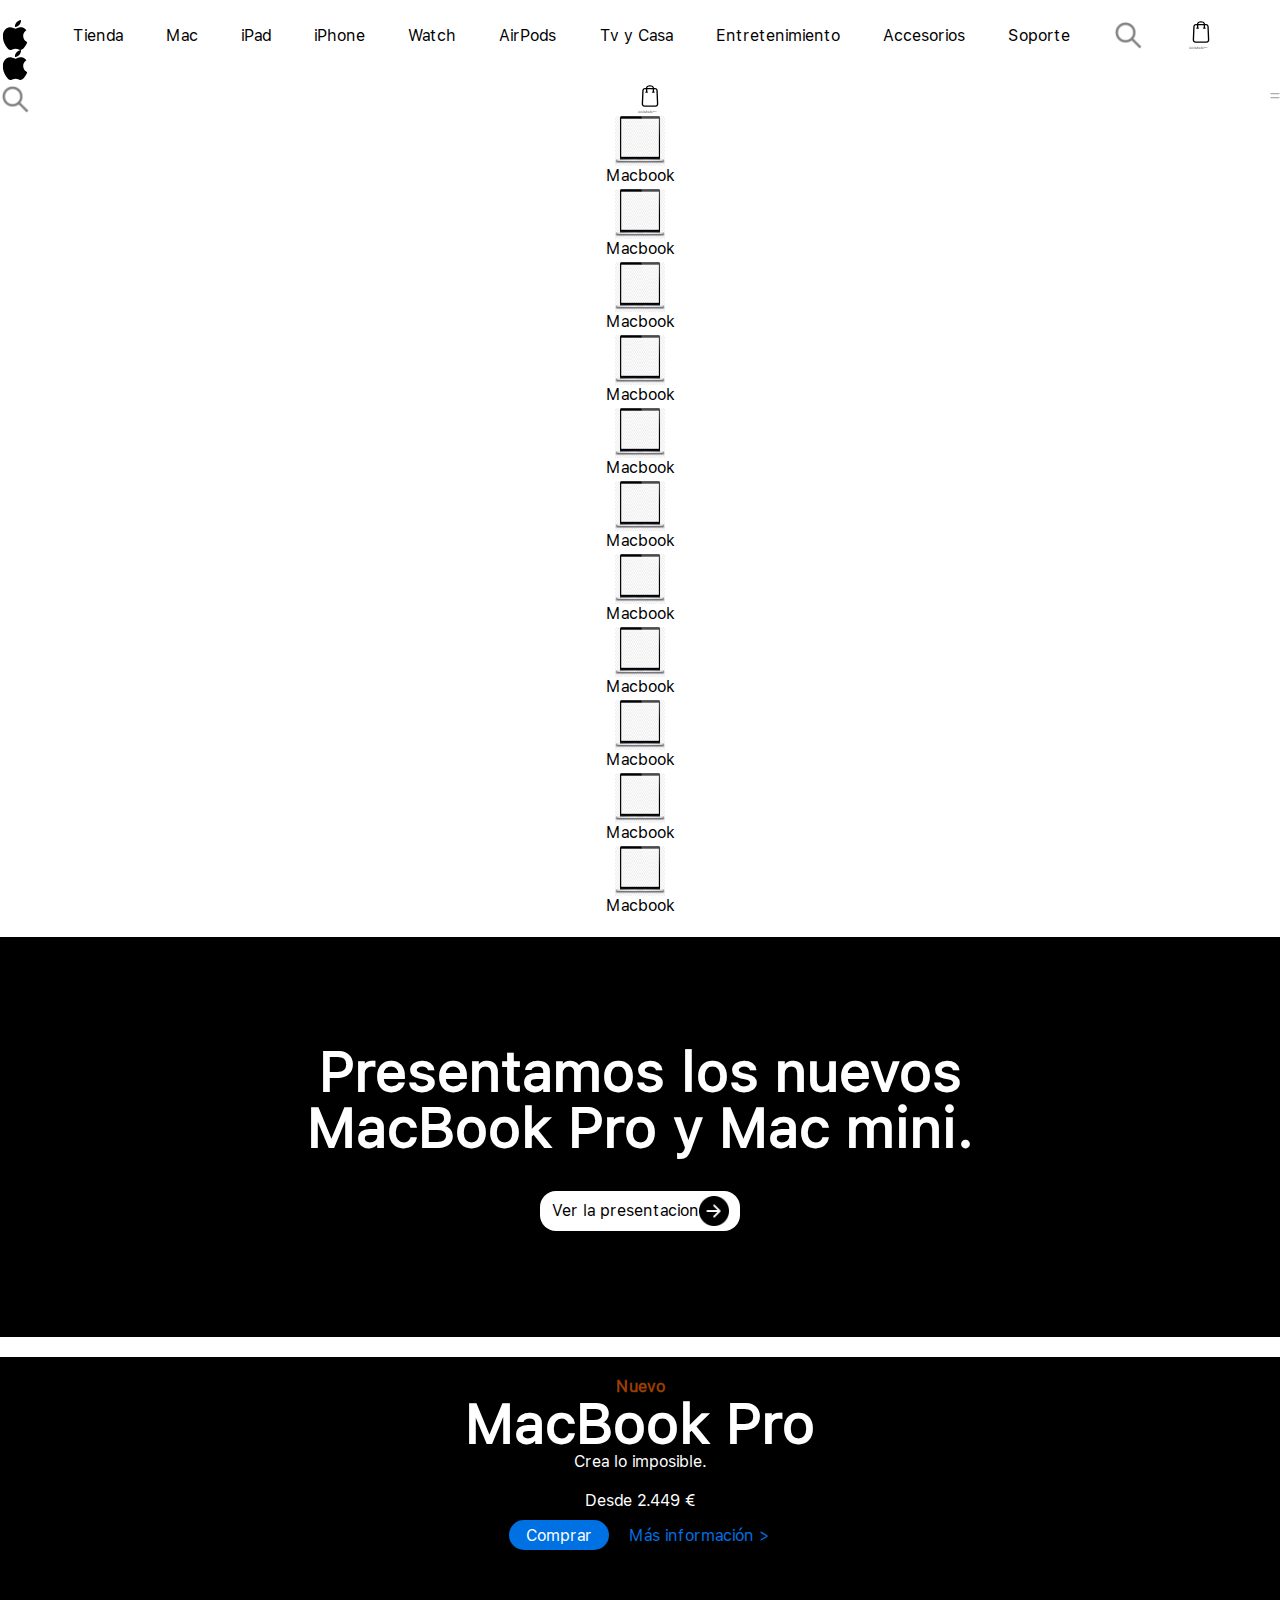
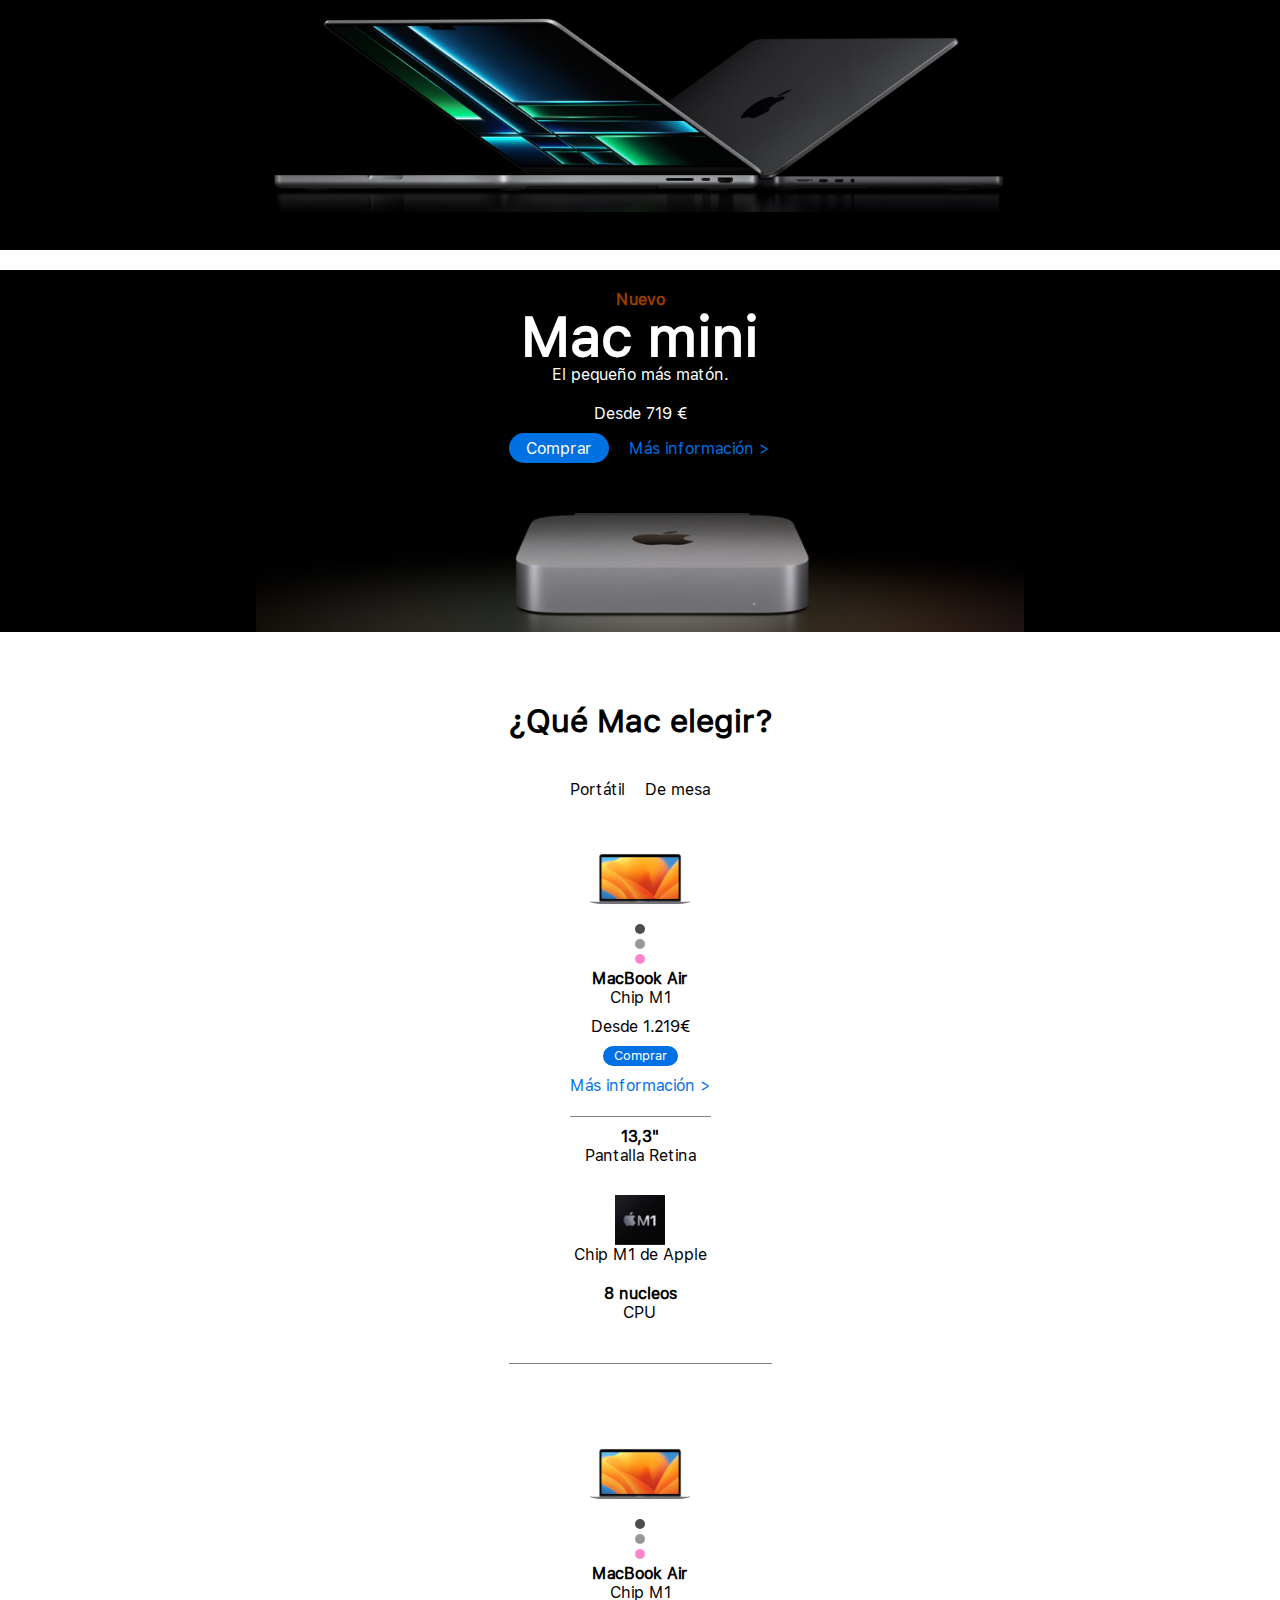
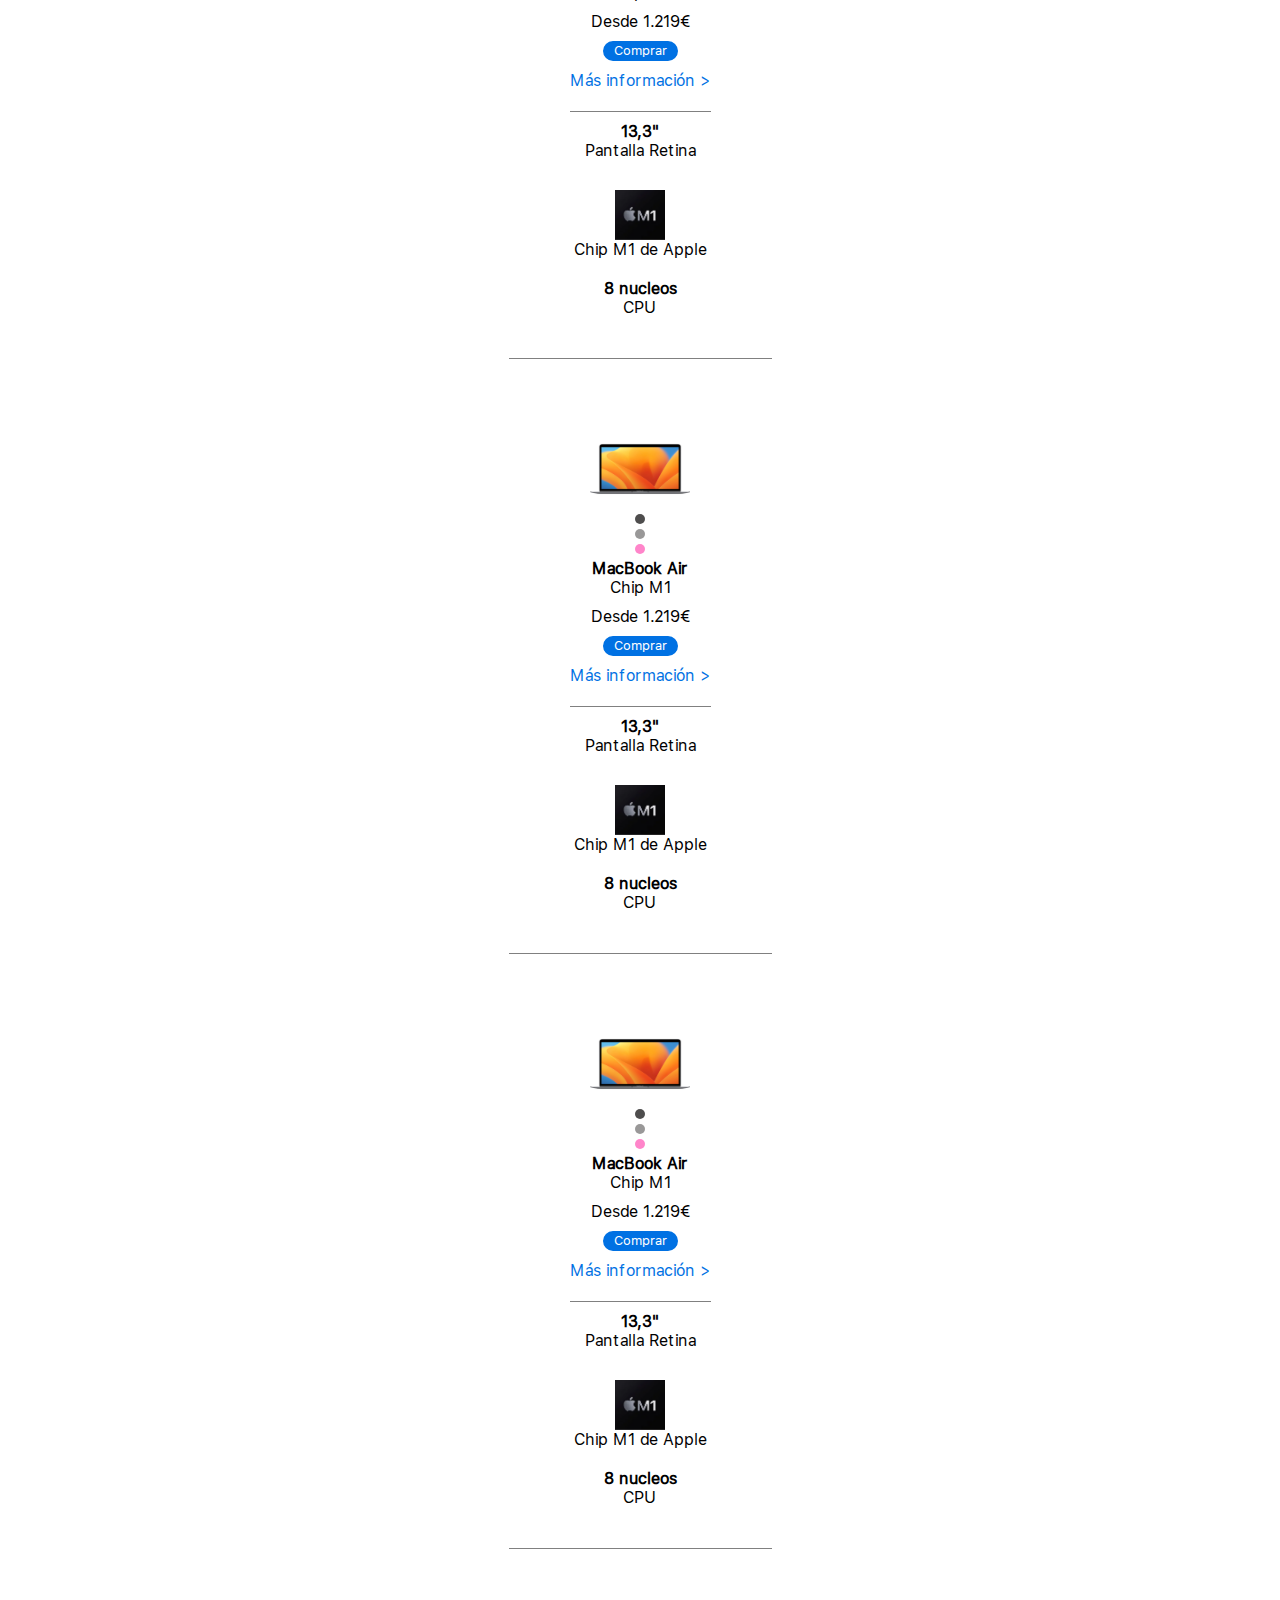
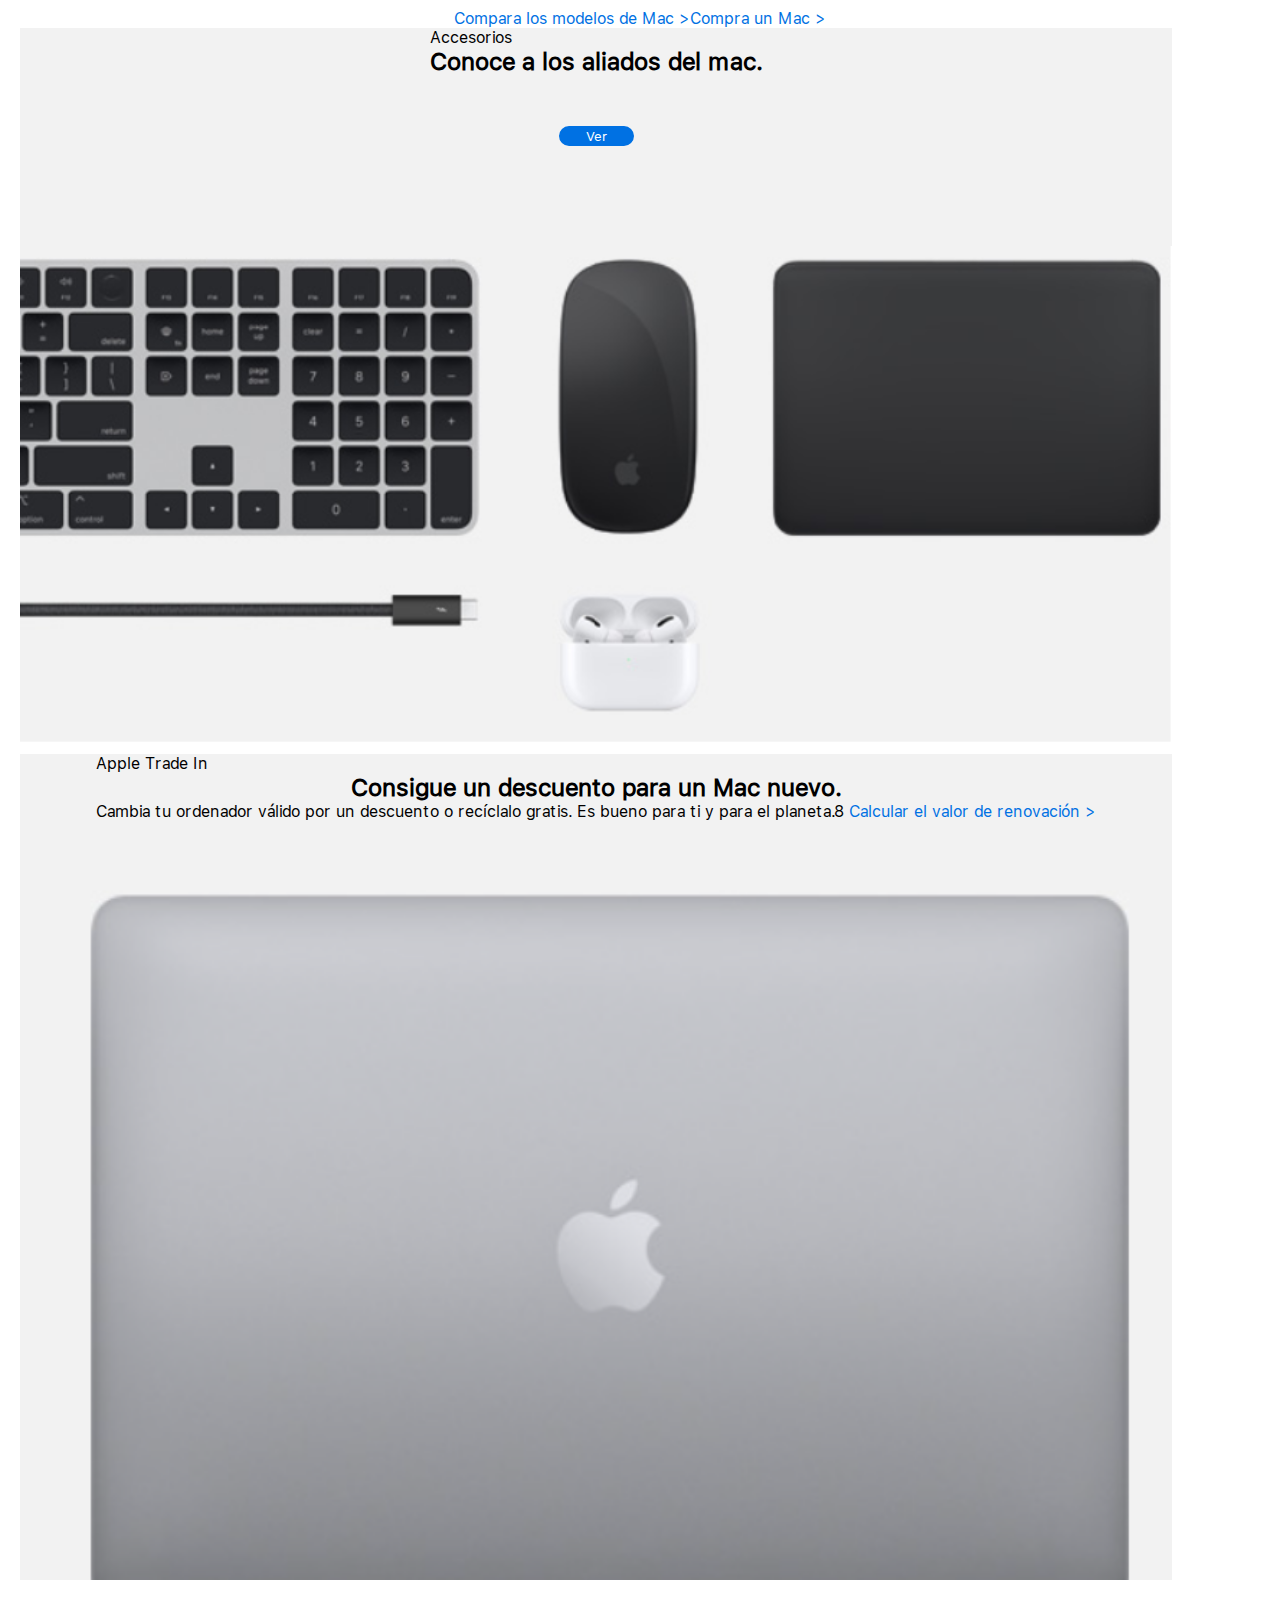
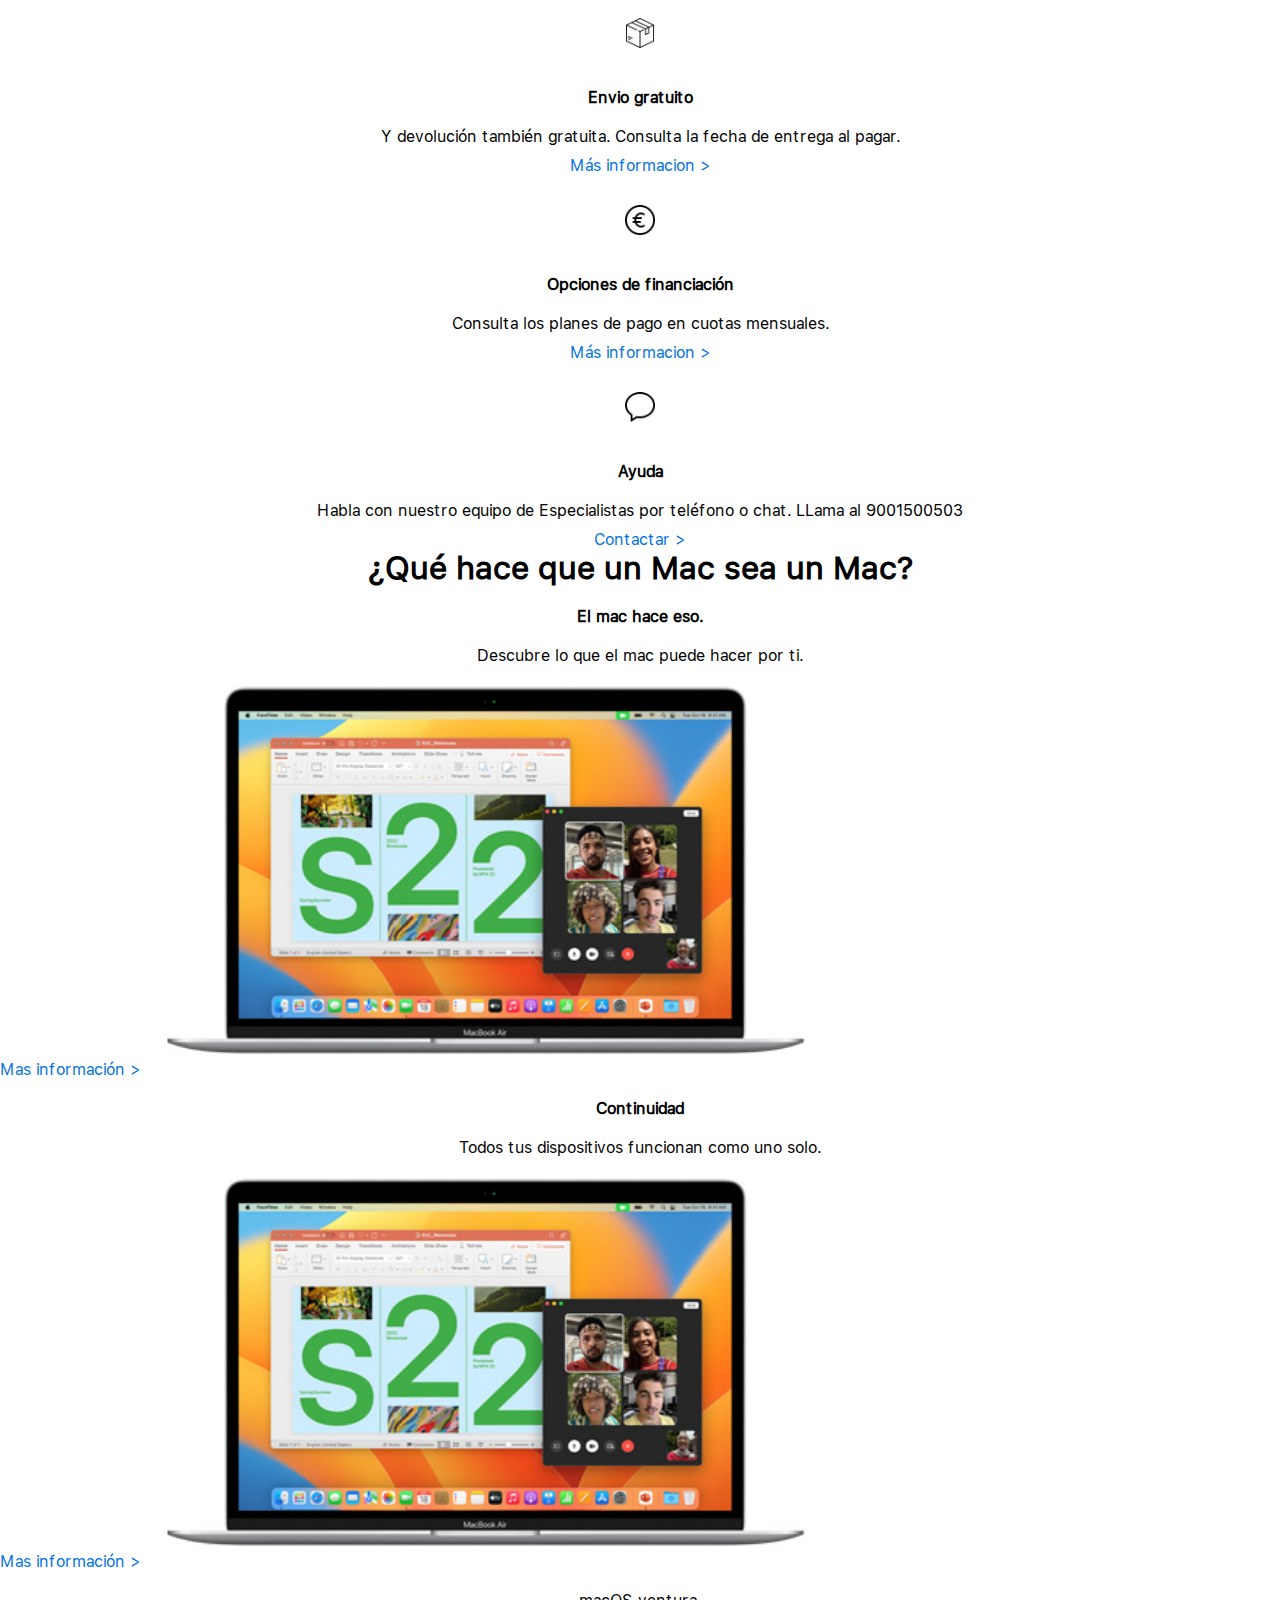
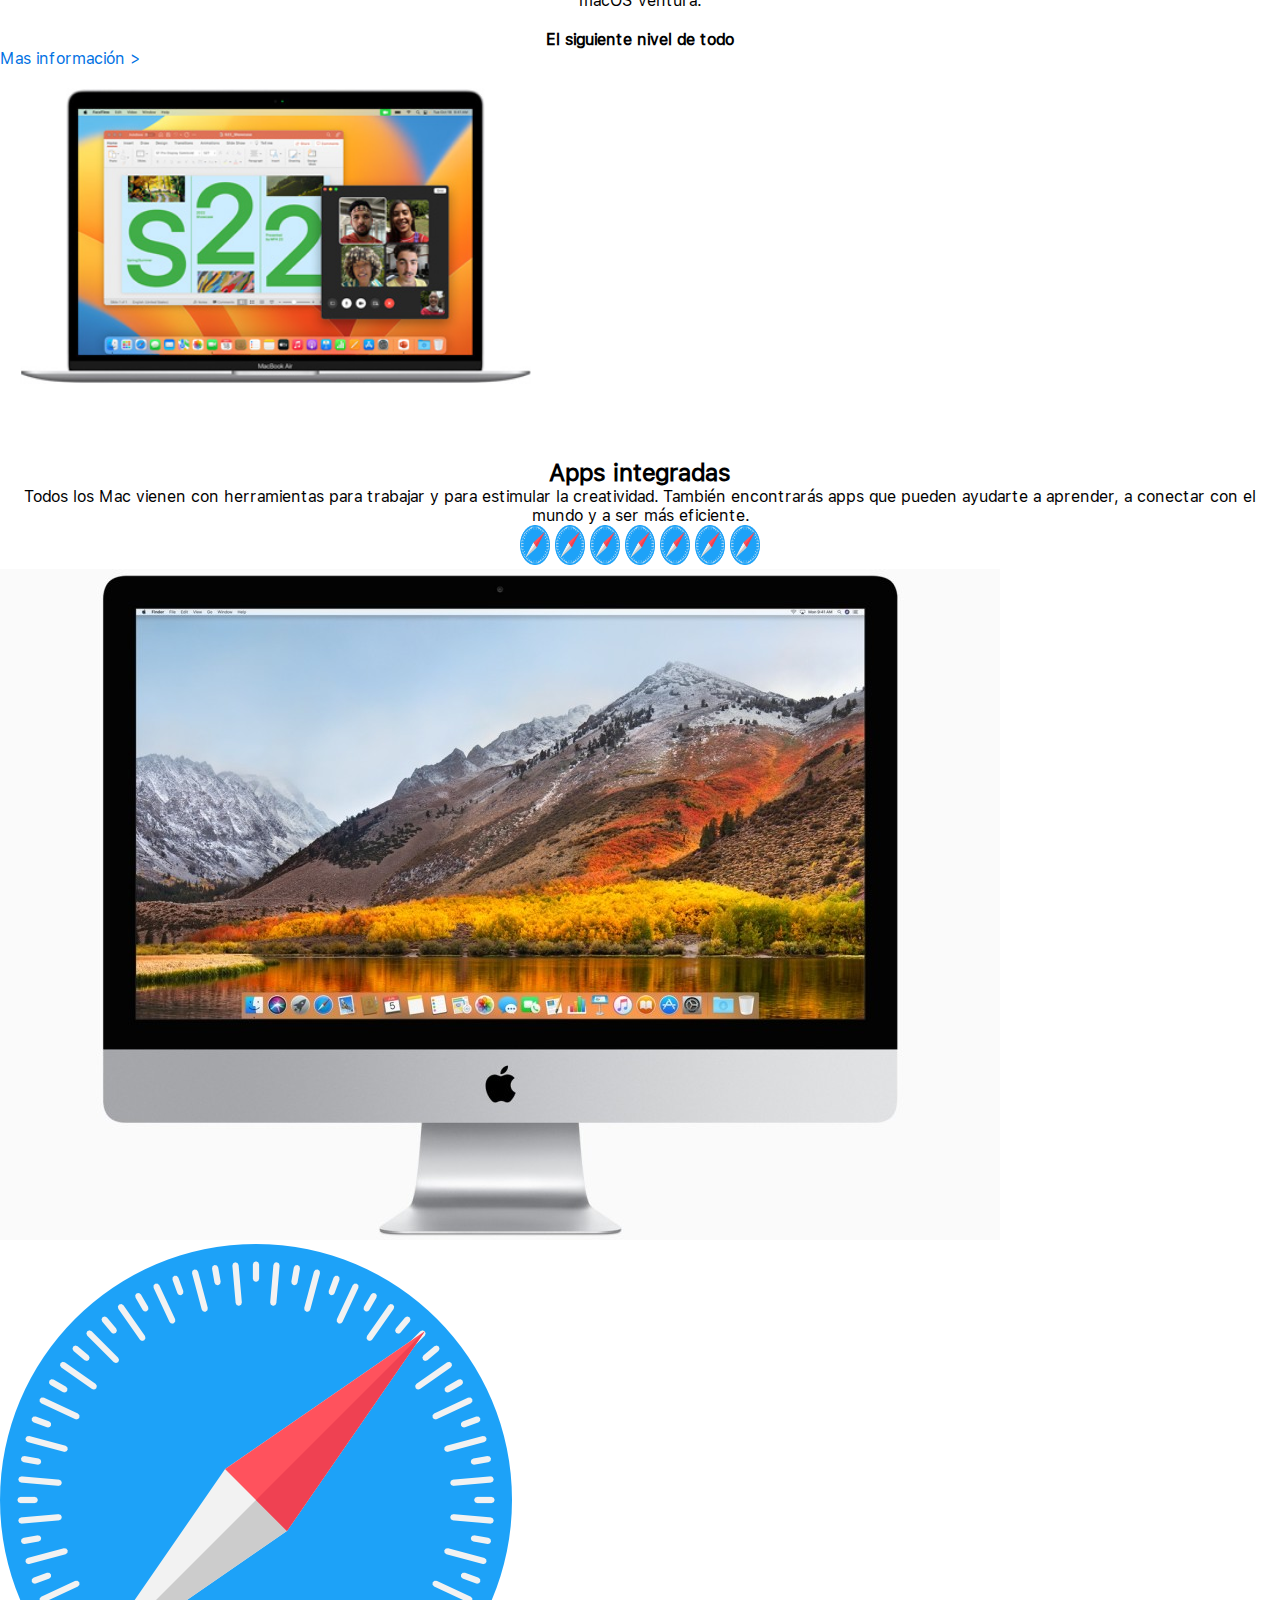
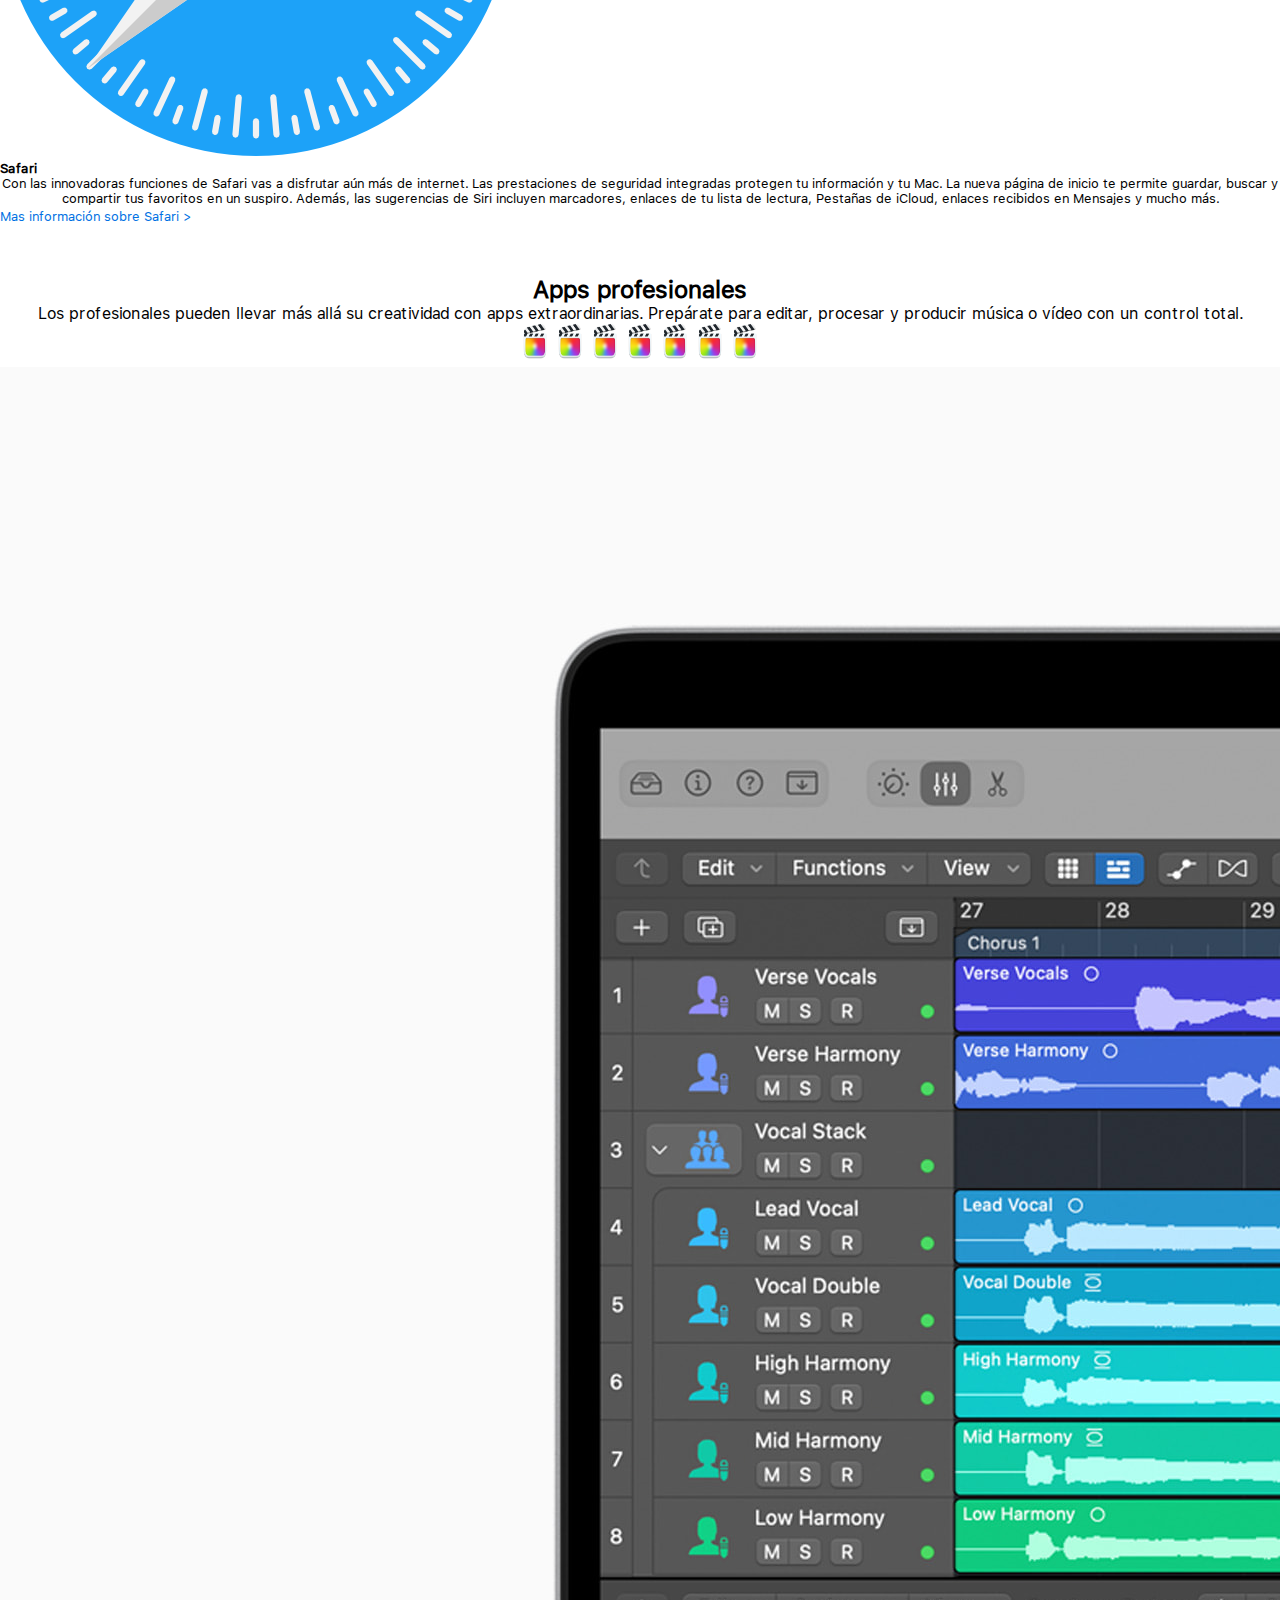
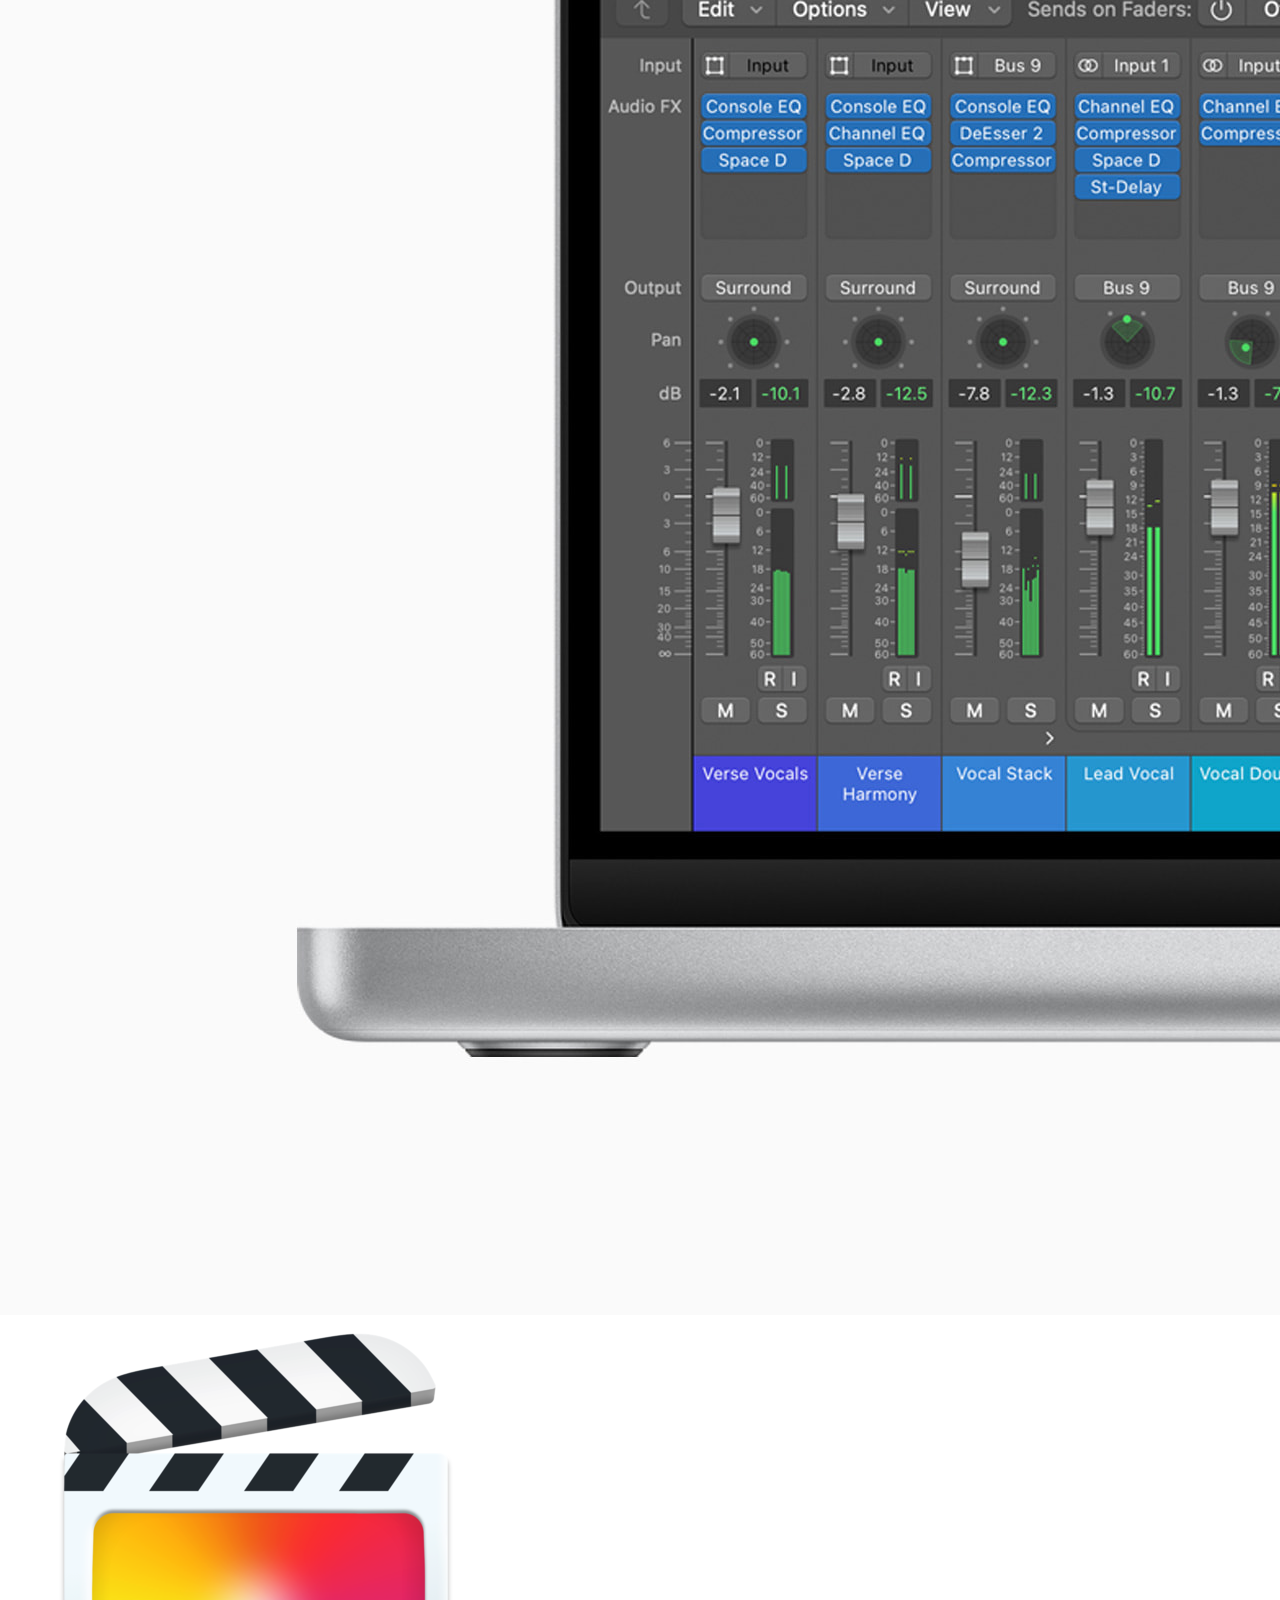
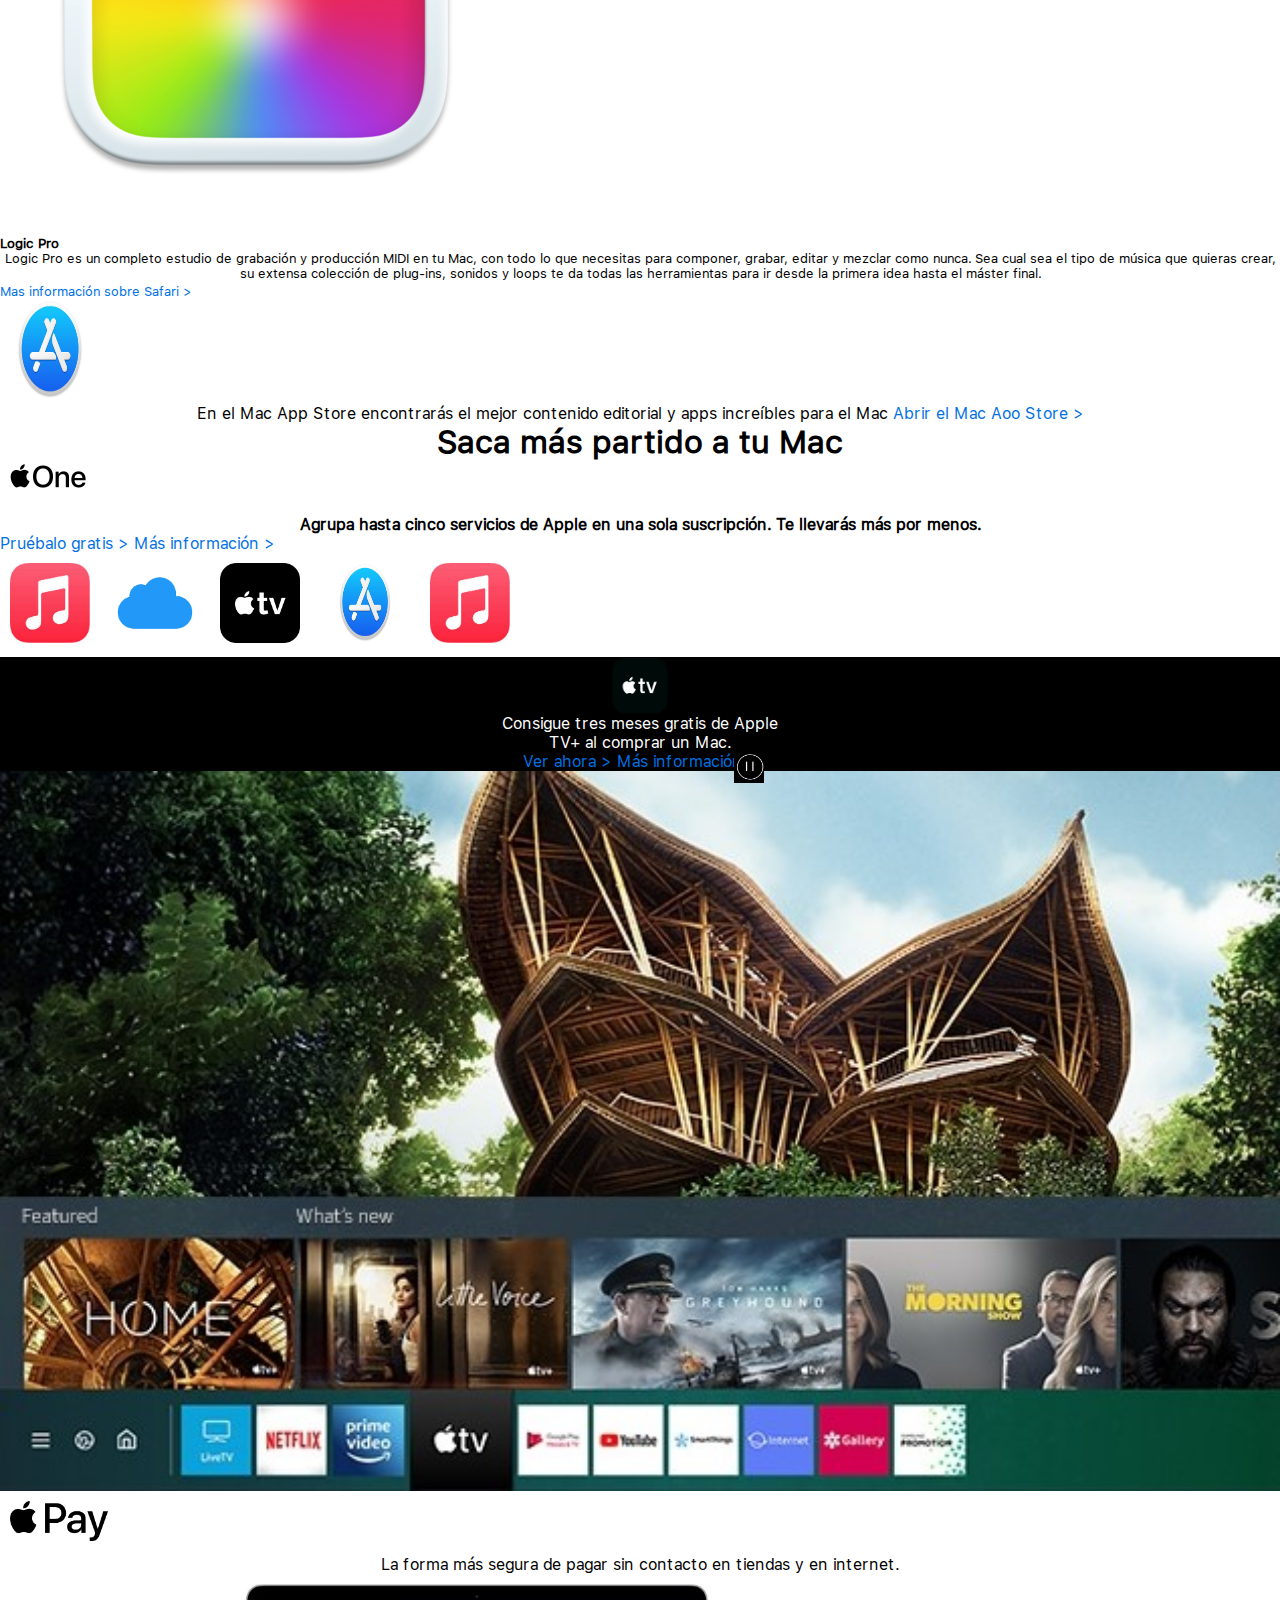
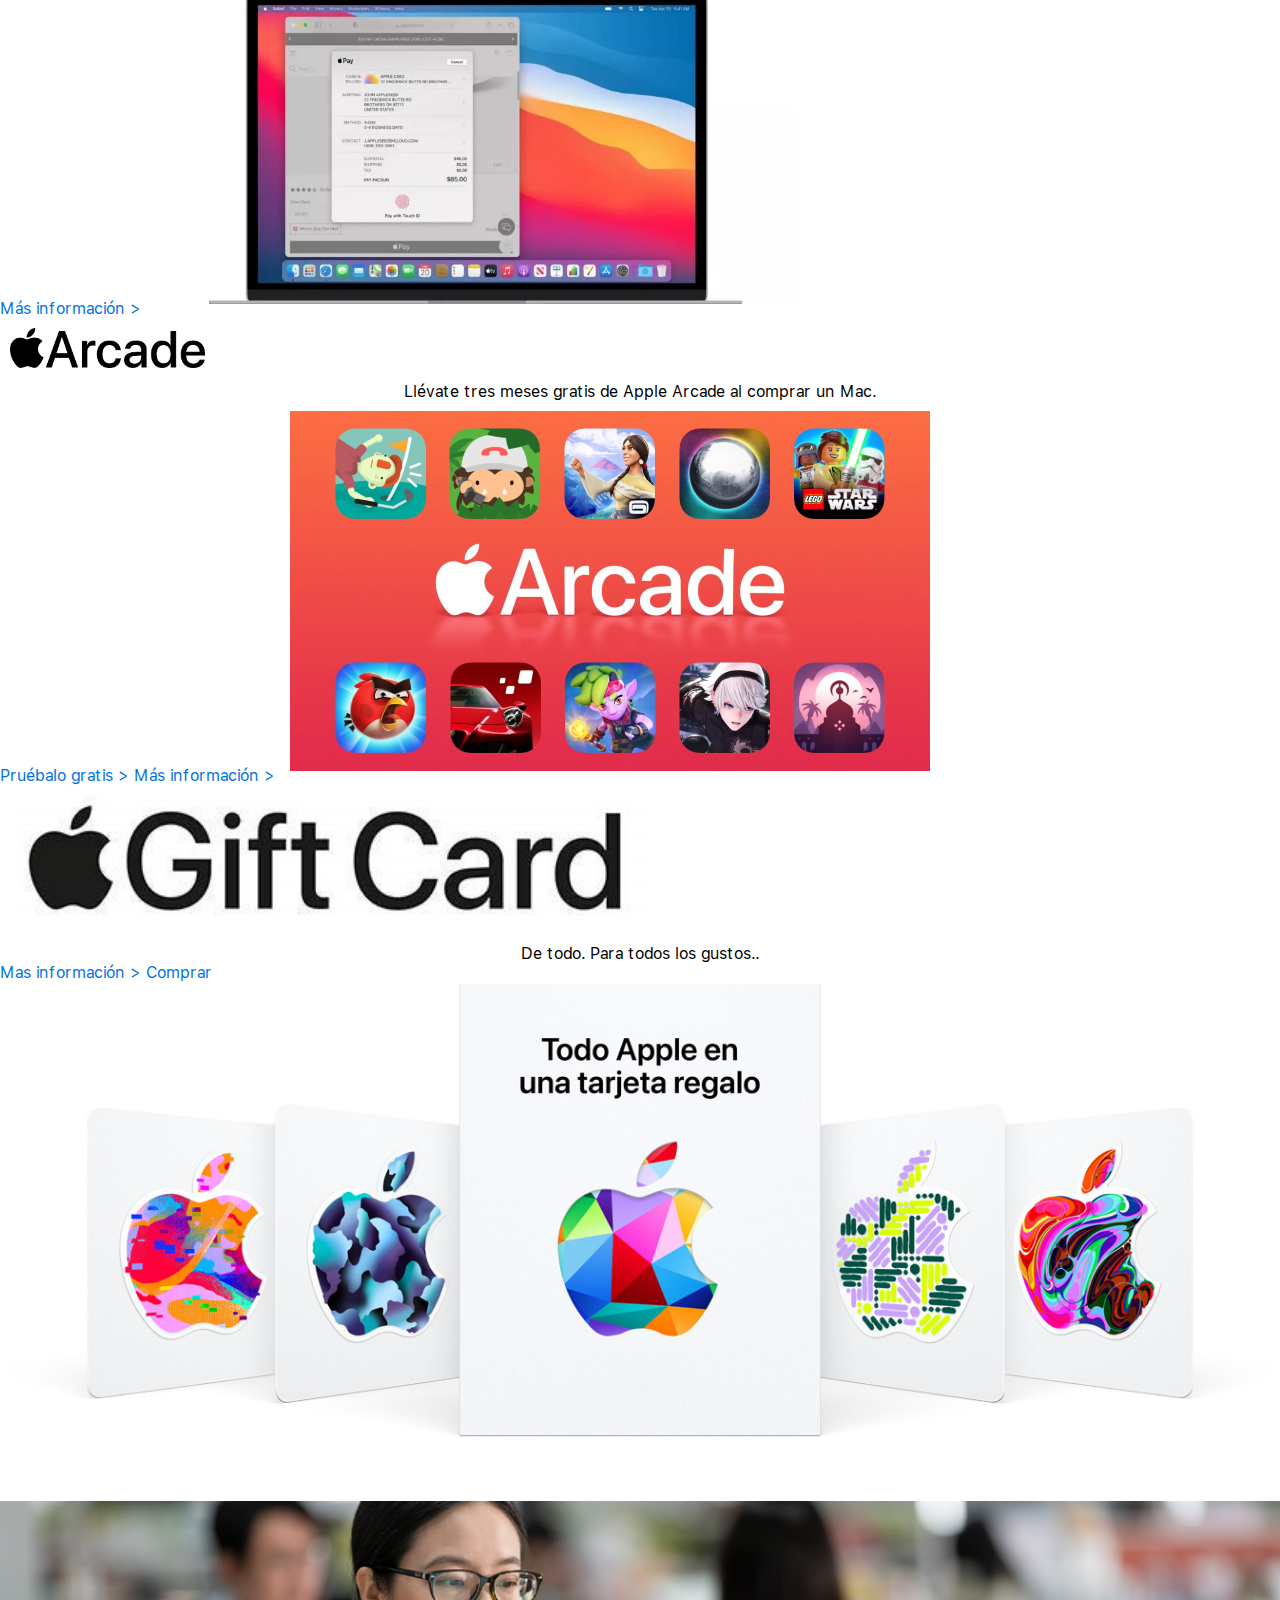
<file: Apple/index.html>
<!DOCTYPE html>
<html lang="en">
<head>
    <meta charset="UTF-8">
    <meta http-equiv="X-UA-Compatible" content="IE=edge">
    <meta name="viewport" content="width=device-width, initial-scale=1.0">
    <link href="https://cdn.jsdelivr.net/npm/bootstrap@5.3.0-alpha3/dist/css/bootstrap.min.css" rel="stylesheet" integrity="sha384-KK94CHFLLe+nY2dmCWGMq91rCGa5gtU4mk92HdvYe+M/SXH301p5ILy+dN9+nJOZ" crossorigin="anonymous">
    <link rel="stylesheet" href="./styles/main/main.css">
    <title>Mac - Apple (ES)</title>
</head>
<body>
    <header>

        <div class="container">
            <div class="row">
                <div class="col-12 d-none d-lg-flex justify-content-center w-100">
                    <nav class="b-header__dnav">
                        <img src="./img/ico_apple.svg" class="b-header__img">
                        <span>Tienda</span>
                        <span>Mac</span>
                        <span>iPad</span>
                        <span>iPhone</span>
                        <span>Watch</span>
                        <span>AirPods</span>
                        <span>Tv y Casa</span>
                        <span>Entretenimiento</span>
                        <span>Accesorios</span>
                        <span>Soporte</span>
                        <img src="./img/ico_lupa.png" class="b-header__img">
                        <img src="./img/ico_bag.svg" class="b-header__img">
                        
                    </nav>
                </div>
         
                <div class="col-12 d-lg-none d-xl-none d-flex ">
                    <div class="col-9 mt-4">
                        <img src="./img/ico_apple.svg" class="b-header__img">
                    </div>
                    <div class="col-3 mt-4 me-5">
                        <nav class="b-header__mtnav">
                            <img src="./img/ico_lupa.png" class="b-header__img">
                            <img src="./img/ico_bag.svg" class="b-header__img">
                            <span class="b-header__mtnavmenu">=</span>
                        </nav>
                    </div>
                </div>
            </div>
        </div>
        <div class="container">
            <div class="row">
                <div class="col-12 mt-5 d-flex flex-wrap justify-content-center">
                    <div class="b-header__item">
                        
                            <img src="./img/img_mac.jpg" class="b-header__itemimg">
                            <span>Macbook</span>
                        
                    </div>
                    <div class="b-header__item">
                        <img src="./img/img_mac.jpg" class="b-header__itemimg">
                        <span>Macbook</span>
                    </div>
                    <div class="b-header__item">
                        <img src="./img/img_mac.jpg" class="b-header__itemimg">
                        <span>Macbook</span>
                    </div>
                    <div class="b-header__item">
                        <img src="./img/img_mac.jpg" class="b-header__itemimg">
                        <span>Macbook</span>
                    </div>
                    <div class="b-header__item">
                        <img src="./img/img_mac.jpg" class="b-header__itemimg">
                        <span>Macbook</span>
                    </div>
                    <div class="b-header__item">
                        <img src="./img/img_mac.jpg" class="b-header__itemimg">
                        <span>Macbook</span>
                    </div>
                    <div class="b-header__item">
                        <img src="./img/img_mac.jpg" class="b-header__itemimg">
                        <span>Macbook</span>
                    </div>
                    <div class="b-header__item">
                        <img src="./img/img_mac.jpg" class="b-header__itemimg">
                        <span>Macbook</span>
                    </div>
                    <div class="b-header__item">
                        <img src="./img/img_mac.jpg" class="b-header__itemimg">
                        <span>Macbook</span>
                    </div>
                    <div class="b-header__item">
                        <img src="./img/img_mac.jpg" class="b-header__itemimg">
                        <span>Macbook</span>
                    </div>
                    <div class="b-header__item">
                        <img src="./img/img_mac.jpg" class="b-header__itemimg">
                        <span>Macbook</span>
                    </div>
                </div>
            </div>
        </div>
    </header>
    <main>
        <!-- PRESENTACION -->
        <div class="b-container__blackfull">
            <div class="b-main__present">
                <p class="b-mainpresent__txt b-text__xl b-text__white b-text__bold">Presentamos los nuevos MacBook Pro y Mac mini.</p>
                <button class="b-button__white b-text__black b-text__medium">
                            Ver la presentacion
                <img src="./img/ico_arrowright.png" class="b-mainpresent__ico">
                </button>
            </div>
        </div>

        <!-- MAAC BOOK PRO -->
        <div class="b-container__blackfull">
            
                <div class="b-main__bookpro">
                    <span class="b-text__medium b-text__orange b-text__bold">Nuevo</span>
                    <p class="b-mainbookpro__txt b-text__xl b-text__white b-text__bold">MacBook Pro</p>
                    <span class="b-text__large b-text__white">Crea lo imposible.</span>
                    <span class="b-mainbookpro__price b-text__medium b-text__white ">Desde 2.449 €</span> 
                    <nav class="b-mainbookpro__nav">
                        <button class="b-button__blue b-text__white b-text__medium">
                            Comprar
                            
                        </button>
                        <a href="" class="b-mainbookpro__link b-text__blue b-text__medium">Más información ></a>
                    </nav>
                    <img src="./img/img_bookpro.jpg" class="b-mainbookpro__img" alt="MacBookPro">
                </div>
            
        </div>

        <!-- MAC MINI -->
        <div class="b-container__blackfull">
            
            <div class="b-main__bookpro">
                <span class="b-text__medium b-text__orange b-text__bold">Nuevo</span>
                <p class="b-mainbookpro__txt b-text__xl b-text__white b-text__bold">Mac mini</p>
                <span class="b-text__large b-text__white">El pequeño más matón.</span>
                <span class="b-mainbookpro__price b-text__medium b-text__white ">Desde 719 €</span> 
                <nav class="b-mainmacmini__nav">
                    <button class="b-button__blue b-text__white b-text__medium">
                        Comprar
                        
                    </button>
                    <a href="" class="b-mainbookpro__link b-text__blue b-text__medium">Más información ></a>
                </nav>
                <img src="./img/img_macmini.jpg" class="b-mainmacmini__img" alt="MacBookPro">
            </div>
        </div>


         <!-- MAC ELEGIR -->
         
         <div class="b-container__whitefull">
            <div class="b-main__choose">
                <h1 class="b-text__large b-text__black b-text__center">¿Qué Mac elegir?</h1>
                <nav class="b-mainchoose__nav">
                    <span class="b-mainchoosenav__item b-text__black b-text__medium">Portátil</span>
                    <span class="b-mainchoosenav__item b-text__black b-text__medium">De mesa</span>
                </nav>
                <div class="container">
                    <div class="row">

                        <!-- FIRST COLUMN OF THE GRID -->
                        <div class="col-6 d-flex flex-column align-items-center col-lg-3 d-lg-flex flex-lg-column align-content-lg-center">
                           <div class="b-grid__itembox"> 
                                <img src="./img/img_grid1.jpg" class="b-mainchoose__gridimg">
                                <div class="d-flex flex-row justify-content-center">
                                    <div class="b-button__gray"></div>
                                    <div class="b-button__grey"></div>
                                    <div class="b-button__pink"></div>
                                </div>
                                <span class="b-text__large b-text__black b-text__bold">MacBook Air</span>
                                <span class="b-text__medium b-text__black">Chip M1</span>
                                <span class="b-text__medium b-text__black b-text__margintb">Desde 1.219€</span>
                                <button class="b-button__blue b-button__blue--small b-text__white b-text__small">Comprar </button>
                                <a href="#" class="b-griditembox__link b-text__blue b-text__medium b-text__margintb">Más información > </a>
                                <span class="b-text__large b-text__black b-text__bold">13,3"</span>
                                <span class="b-text__medium b-text__black">Pantalla Retina</span>
                                <img src="./img/ico_m1.png" class="b-mainchoose__gridico">
                                <span class="b-text__medium b-text__black">Chip M1 de Apple</span>
                                <span class="b-text__large b-text__black b-text__bold b-text__margint">8 nucleos</span>
                                <span class="b-griditembox__lastbox b-text__medium b-text__black">CPU</span>

                            </div>
                        </div>
                        <!-- SECOND COLUMN OF THE GRID -->
                        <div class="col-6 d-flex flex-column align-items-center col-lg-3 d-lg-flex flex-lg-column align-content-lg-center">
                            <div class="b-grid__itembox"> 
                                 <img src="./img/img_grid1.jpg" class="b-mainchoose__gridimg">
                                 <div class="d-flex flex-row justify-content-center">
                                     <div class="b-button__gray"></div>
                                     <div class="b-button__grey"></div>
                                     <div class="b-button__pink"></div>
                                 </div>
                                 <span class="b-text__large b-text__black b-text__bold">MacBook Air</span>
                                 <span class="b-text__medium b-text__black">Chip M1</span>
                                 <span class="b-text__medium b-text__black b-text__margintb">Desde 1.219€</span>
                                 <button class="b-button__blue b-button__blue--small b-text__white b-text__small">Comprar </button>
                                 <a href="#" class="b-griditembox__link b-text__blue b-text__medium b-text__margintb">Más información > </a>
                                 <span class="b-text__large b-text__black b-text__bold">13,3"</span>
                                 <span class="b-text__medium b-text__black">Pantalla Retina</span>
                                 <img src="./img/ico_m1.png" class="b-mainchoose__gridico">
                                 <span class="b-text__medium b-text__black">Chip M1 de Apple</span>
                                 <span class="b-text__large b-text__black b-text__bold b-text__margint">8 nucleos</span>
                                 <span class="b-griditembox__lastbox b-text__medium b-text__black">CPU</span>
 
                             </div>
                         </div>
                         <!-- THIRD COLUMN OF THE GRID -->
                        <div class="col-6 d-flex flex-column align-items-center col-lg-3 d-lg-flex flex-lg-column align-content-lg-center">
                            <div class="b-grid__itembox"> 
                                 <img src="./img/img_grid1.jpg" class="b-mainchoose__gridimg">
                                 <div class="d-flex flex-row justify-content-center">
                                     <div class="b-button__gray"></div>
                                     <div class="b-button__grey"></div>
                                     <div class="b-button__pink"></div>
                                 </div>
                                 <span class="b-text__large b-text__black b-text__bold">MacBook Air</span>
                                 <span class="b-text__medium b-text__black">Chip M1</span>
                                 <span class="b-text__medium b-text__black b-text__margintb">Desde 1.219€</span>
                                 <button class="b-button__blue b-button__blue--small b-text__white b-text__small">Comprar </button>
                                 <a href="#" class="b-griditembox__link b-text__blue b-text__medium b-text__margintb">Más información > </a>
                                 <span class="b-text__large b-text__black b-text__bold">13,3"</span>
                                 <span class="b-text__medium b-text__black">Pantalla Retina</span>
                                 <img src="./img/ico_m1.png" class="b-mainchoose__gridico">
                                 <span class="b-text__medium b-text__black">Chip M1 de Apple</span>
                                 <span class="b-text__large b-text__black b-text__bold b-text__margint">8 nucleos</span>
                                 <span class="b-griditembox__lastbox b-text__medium b-text__black">CPU</span>
 
                             </div>
                         </div>
                         <!-- FOURTH COLUMN OF THE GRID -->
                        <div class="col-6 d-flex flex-column align-items-center col-lg-3 d-lg-flex flex-lg-column align-content-lg-center">
                            <div class="b-grid__itembox"> 
                                 <img src="./img/img_grid1.jpg" class="b-mainchoose__gridimg">
                                 <div class="d-flex flex-row justify-content-center">
                                     <div class="b-button__gray"></div>
                                     <div class="b-button__grey"></div>
                                     <div class="b-button__pink"></div>
                                 </div>
                                 <span class="b-text__large b-text__black b-text__bold">MacBook Air</span>
                                 <span class="b-text__medium b-text__black">Chip M1</span>
                                 <span class="b-text__medium b-text__black b-text__margintb">Desde 1.219€</span>
                                 <button class="b-button__blue b-button__blue--small b-text__white b-text__small">Comprar </button>
                                 <a href="#" class="b-griditembox__link b-text__blue b-text__medium b-text__margintb">Más información > </a>
                                 <span class="b-text__large b-text__black b-text__bold">13,3"</span>
                                 <span class="b-text__medium b-text__black">Pantalla Retina</span>
                                 <img src="./img/ico_m1.png" class="b-mainchoose__gridico">
                                 <span class="b-text__medium b-text__black">Chip M1 de Apple</span>
                                 <span class="b-text__large b-text__black b-text__bold b-text__margint">8 nucleos</span>
                                 <span class="b-griditembox__lastbox b-text__medium b-text__black">CPU</span>
 
                             </div>
                         </div>


                        

                    </div>
                </div>
            </div>

         </div>
         <section class="b-container__whitefull  d-flex flex-column align-items-center d-lg-flex flex-lg-row justify-content-lg-evenly mb-3">
            <a href="" class="b-mainbookpro__link b-text__blue b-text__medium">Compara los modelos de Mac ></a>
            <a href="" class="b-mainbookpro__link b-text__blue b-text__medium">Compra un Mac ></a>
        </section>

        <div class="container mt-4">
            <div class="row">
                <div class="col-12 d-flex flex-column align-items-center col-lg-5 d-lg-flex flex-lg-row justify-content-lg-center w-auto">
                <article class="b-article">
                    <section class="d-flex flex-column align-content-center">
                        <span class="b-text__medium b-text__center">Accesorios</span>
                        <h2 class="b-text__larger b-text__bold b-text__center">Conoce a los aliados del mac.</h2>
                        
                    </section>
                    <button class="b-article__button b-button__blue b-button__blue--small b-text__white">Ver</button>
                    <img src="./img/img_article1.png" class="b-article__img">
                </article>
                
                
                <article class="b-article">
                    <section class="d-flex flex-column align-content-center">
                        <span class="b-text__medium b-text__center">Apple Trade In</span>
                        <h2 class="b-text__larger b-text__bold b-text__center">Consigue un descuento para un Mac nuevo.</h2>
                        <span class="b-text__medium b-text__black b-text__center b-text__margintb">Cambia tu ordenador válido por un descuento o recíclalo gratis.
                             Es bueno para ti y para el planeta.8
                        </span>
                        <a href="" class="b-article__link b-text__blue b-text__medium b-text__center">Calcular el valor de renovación ></a>
                    </section>
                    
                    <img src="./img/img_article2.png" class="b-article__img">
                </article>
                
            </div>
        </div>
        <div class="container mb-5">
            <div class="row">
                <div class="col-12 d-flex flex-column align-items-center col-lg-4 d-lg-flex flex-lg-row justify-content-lg-between w-auto">
                    <section class="b-condiciones__section">
                        <img src="./img/ico_caja.png" class="b-condiciones__ico">
                        <span class="b-text__medium b-text__black b-text__center b-text__margintb b-text__bold">Envio gratuito</span>
                        <span class="b-text__medium b-text__black b-text__center b-text__margintb w-50">Y devolución también gratuita. 
                            Consulta la fecha de entrega al pagar.
                       </span>
                       <a href="" class="b-article__link b-text__blue b-text__medium b-text__center">Más informacion ></a>
                    </section>
                    <section class="b-condiciones__section">
                        <img src="./img/ico_euro.png" class="b-condiciones__ico">
                        <span class="b-text__medium b-text__black b-text__center b-text__margintb b-text__bold">Opciones de financiación</span>
                        <span class="b-text__medium b-text__black b-text__center b-text__margintb w-50">Consulta los planes de pago
                            en cuotas mensuales.
                       </span>
                       <a href="" class="b-article__link b-text__blue b-text__medium b-text__center">Más informacion ></a>
                    </section>
                    <section class="b-condiciones__section">
                        <img src="./img/ico_chat.png" class="b-condiciones__ico">
                        <span class="b-text__medium b-text__black b-text__center b-text__margintb b-text__bold">Ayuda</span>
                        <span class="b-text__medium b-text__black b-text__center b-text__margintb w-50">Habla con nuestro equipo de Especialistas
                            por teléfono o chat. LLama al 9001500503
                       </span>
                       <a href="" class="b-article__link b-text__blue b-text__medium b-text__center">Contactar ></a>
                    </section>
                </div>
            </div>
        </div>

    </div>
        <span class="d-flex flex-row justify-content-center"><h1 class="display-3 b-text__bold w-75 b-text__center">¿Qué hace que un Mac sea un Mac?</h1></span>
        <div class="container">
            <div class="row">
                <article class="col-12 d-flex flex-column justify-content-center col-lg-6 d-lg-flex flex-lg-row w-100 b-text__margint">
                    <article class="d-flex flex-column align-content-center justify-content-center">
                        <section class="display-5 b-text__bold w-100 b-text__center b-text__margint">El mac hace eso.</section>
                        <section class=" w-100 b-text__center b-text__margint">Descubre lo que el mac puede hacer por ti.</section>
                        <a href="" class="b-article__link b-text__blue b-text__medium b-text__center b-text__margint">Mas información ></a>
                        <img src="./img/img_macshow.jpg" class="b-condiciones__img">
                    </article>
                    <article class="d-flex flex-column align-content-center justify-content-center">
                        
                        <section class="display-5 b-text__bold w-100 b-text__center b-text__margint">Continuidad</section>
                        <section class=" w-100 b-text__center b-text__margint">Todos tus dispositivos funcionan como uno solo.</section>
                        <a href="" class="b-article__link b-text__blue b-text__medium b-text__center b-text__margint">Mas información ></a>
                        <img src="./img/img_macshow.jpg" class="b-condiciones__img">
                    </article>
                </article>
            </div>
        </div>
        <div class="container d-flex flex-column justify-content-center align-items-center d-lg-flex flex-lg-row justify-content-lg-center align-items-lg-center">
            <article class="d-flex flex-column align-content-center justify-content-center w-50">
                <section class="display-5 w-100 b-text__center b-text__margint">macOS ventura.</section>
                <section class="display-5 b-text__bold w-100 b-text__center b-text__margint">El siguiente nivel de todo</section>
                <a href="" class="b-article__link b-text__blue b-text__medium b-text__center b-text__margint">Mas información ></a>

            </article>
            <img src="./img/img_macshow.jpg" class="b-condiciones__img--show">
        </div>
        <div class="container b-apps">
            <h2 class="b-text__large b-text__bold">Apps integradas</h2>
            <p class="b-text__center w-75">Todos los Mac vienen con herramientas para trabajar y para estimular la creatividad. También encontrarás apps que
                 pueden ayudarte a aprender, a conectar con el mundo y a ser más eficiente.</p>
            <nav class="d-lg-block d-lg-flex flex-lg-row justify-content-lg-around mt-4 mb-5 align-items-lg-center w-100 d-none">
                <img src="./img/ico_safari.png" class="b-apps__ico">
                <img src="./img/ico_safari.png" class="b-apps__ico">
                <img src="./img/ico_safari.png" class="b-apps__ico">
                <img src="./img/ico_safari.png" class="b-apps__ico">
                <img src="./img/ico_safari.png" class="b-apps__ico">
                <img src="./img/ico_safari.png" class="b-apps__ico">
                <img src="./img/ico_safari.png" class="b-apps__ico">
            </nav>
            
        </div>   
        <div class="w-100 d-flex flex-column align-items-center justify-content-center d-lg-flex flex-lg-column-reverse align-self-lg-center justify-content-lg-center mt-5">
                <img src="./img/img_macsierra.jpg" class="w-75 ">
            <article class="d-flex flex-column justify-content-center align-items-center">
                <section class="d-flex flex-row justify-content-center align-items-center w-25 d-lg-none mt-4">
                    <img src="./img/ico_safari.png" class="w-25">
                    <h5>Safari</h5>
                </section>
                <p class="b-text__center b-text__small w-75 mt-3 mb-2">Con las innovadoras funciones de Safari vas a disfrutar aún más de internet. Las prestaciones de seguridad integradas protegen tu 
                información y tu Mac. La nueva página de inicio te permite guardar, buscar y compartir tus favoritos en un suspiro. Además, las
                 sugerencias de Siri incluyen marcadores, enlaces de tu lista de lectura, Pestañas de iCloud, enlaces recibidos en Mensajes y mucho más.</p>
                <a href="" class="b-article__link b-text__blue b-text__small b-text__center w-75 mb-3 mt-3">Mas información sobre Safari ></a>
            </article>       
        </div>    

        <div class="container b-apps">
            <h2 class="b-text__large b-text__bold">Apps profesionales</h2>
            <p class="b-text__center w-75">Los profesionales pueden llevar más allá su creatividad con apps extraordinarias. Prepárate para editar, 
                procesar y producir música o vídeo con un control total.</p>
            <nav class="d-lg-block d-lg-flex flex-lg-row justify-content-lg-around mt-4 mb-5 align-items-lg-center w-100 d-none">
                <img src="./img/ico_cutpro.png" class="b-apps__ico">
                <img src="./img/ico_cutpro.png" class="b-apps__ico">
                <img src="./img/ico_cutpro.png" class="b-apps__ico">
                <img src="./img/ico_cutpro.png" class="b-apps__ico">
                <img src="./img/ico_cutpro.png" class="b-apps__ico">
                <img src="./img/ico_cutpro.png" class="b-apps__ico">
                <img src="./img/ico_cutpro.png" class="b-apps__ico">
            </nav>
            
        </div>   
        <div class="w-100 d-flex flex-column align-items-center justify-content-center d-lg-flex flex-lg-column-reverse align-self-lg-center justify-content-lg-center mt-5">
                <img src="./img/img_cutpro.jpg" class="w-75 ">
            <article class="d-flex flex-column justify-content-center align-items-center">
                <section class="d-flex flex-row justify-content-center align-items-center w-25 d-lg-none mt-4">
                    <img src="./img/ico_cutpro.png" class="w-25">
                    <h5>Logic Pro</h5>
                </section>
                <p class="b-text__center b-text__small w-75 mt-3 mb-2">Logic Pro es un completo estudio de grabación y producción MIDI en tu Mac, con
                     todo lo que necesitas para componer, grabar, editar y mezclar como nunca. Sea cual sea el tipo de música que quieras crear, su extensa
                      colección de plug-ins, sonidos y loops te da todas las herramientas para ir desde la primera idea hasta el máster final.</p>
                <a href="" class="b-article__link b-text__blue b-text__small b-text__center w-75 mb-3 mt-3">Mas información sobre Safari ></a>
            </article>       
        </div>    

        <div class="d-flex flex-column align-items-center justify-content-center w-100 d-lg-flex flex-lg-row justify-content-lg-center align-items-lg-center">
            <img src="./img/img_appstore.jpg" class="apple__storeimg">
            <p class="w-75 mt-2 mb-2 b-text__center">En el Mac App Store encontrarás el mejor contenido editorial y apps increíbles para el Mac
                <a href="" class="b-article__link b-text__blue b-text__medium b-text__center w-75 mb-3 mt-3">Abrir el Mac Aoo Store ></a>
            </p>

        </div>  
        <h1 class="display-3 b-text__bold w-100 b-text__center mt-5 mb-5">Saca más partido a tu Mac</h1>   
        <div class="w-100 d-flex flex-column justify-content-center align-items-center d-lg-flex flex-lg-row justify-content-lg-center align-content-lg-center mt-4 mb-4">
            <section class="w-50 d-flex flex-column justify-content-center align-items-center">
                <img src="./img/img_appleone.gif" class="apple__oneimg">
                <p class="b-text__center b-text__large b-text__bold">Agrupa hasta cinco servicios de Apple en una sola suscripción. Te llevarás más por menos.</p>
                <a href="" class="b-article__link b-text__blue b-text__medium b-text__center w-75 ">Pruébalo gratis ></a>
                <a href="" class="b-article__link b-text__blue b-text__medium b-text__center w-75 ">Más información ></a>
            </section>
            <div class="w-50 d-flex flex-wrap flex-row justify-content-around mt-5">
                <img src="./img/img_applemusic.jpg" class="apple__appsimg">
                <img src="./img/img_applecloud.png" class="apple__appsimg">
                <img src="./img/img_appletv.png" class="apple__appsimg">
                <img src="./img/img_appstore.jpg" class="apple__appsimg">
                <img src="./img/img_applemusic.jpg" class="apple__appsimg">
            </div>
        </div>  
        <div class="apple__tvcontainer">
            <img src="./img/img_appletvblack.png" class="apple__oneimg--tv">
            <p class="b-text__center b-text__large b-text__white">Consigue tres meses gratis de Apple <br>TV+ al comprar un Mac.</p>
            <section class="w-100 d-flex flex-row justify-content-center ali evenly mt-3 mb-3 apple__linksection">
                <a href="" class="b-article__link b-text__blue b-text__medium b-text__center w-75 ">Ver ahora ></a>
                <a href="" class="b-article__link b-text__blue b-text__medium b-text__center w-75 ">Más información ></a>
                <img src="./img/ico_pausa2.png" class="apple__icopausa">
            </section>
            <img src="./img/img_carrusel.jpg" class="apple__carruserlimg">
                

        </div>   
        <div class="apple__facilities d-flex flex-column justify-content-center align-items-center d-lg-flex flex-lg-row justify-content-lg-center align-items-lg-start m-5">
            <section class="d-flex flex-column justify-content-center align-items-center m-3">
                <img src="./img/ico_applepay.png" class="apple__oneimg--higher">
                <p class="b-text__center w-75 m-2">La forma más segura de pagar
                    sin contacto en tiendas y en internet.</p>
                    <a href="" class="b-article__link b-text__blue b-text__medium b-text__center w-75 m-2">Más información ></a>
                <img src="./img/img_applepay.webp" class="apple__facilitiesimg">
            </section>
            <section class="d-flex flex-column justify-content-center align-items-center m-3">
                <img src="./img/ico_applearcade.png" class="apple__oneimg--arcade">
                <p class="b-text__center w-75 m-2">Llévate tres meses gratis de Apple Arcade
                    al comprar un Mac.</p>
                    <a href="" class="b-article__link b-text__blue b-text__medium b-text__center w-75">Pruébalo gratis ></a>
                    <a href="" class="b-article__link b-text__blue b-text__medium b-text__center w-75 m-2">Más información ></a>
                <img src="./img/img_applegames.jpg" class="apple__facilitiesimg">
            </section>
        </div> 
        <div class="apple__facilities d-flex flex-column justify-content-center align-items-center d-lg-flex flex-lg-row justify-content-lg-center align-items-lg-center m-5">
            <section class=" d-flex flex-column justify-content-center align-items-center m-3 w-100">
                <img src="./img/img_applegiftcard.jpg" class="apple__oneimg--giftcardico">
                <p class="b-text__center w-75 m-2">De todo. Para todos los gustos..</p>
                    <span class="d-flex flex-row justify-content-between align-items-center w-100">
                        <a href="" class="b-article__link b-text__blue b-text__medium b-text__center w-75">Mas información ></a>
                        <a href="" class="b-article__link b-text__blue b-text__medium b-text__center w-75 m-2" >Comprar</a>
                    </span>
                
            </section>
            <section class=" d-flex flex-column justify-content-center align-items-center m-3 ">
                <img src="./img/img_applegift.jpg" class="apple__oneimg--giftcardimg">
               
            </section>
            
        </div> 
        <section class="apple__work">
            <img src="./img/img_applework.png" class="apple__workimg">
            <span class="apple__workspan">
                <h2 class="b-text__larger b-text__bold b-text__white">Apple at work</h2>
                <p class="b-text__center w-50 m-2 b-text__bold b-text__white">Toda la potencia que necesitas para impulsar tu negocio.</p>
                <a href="" class="b-article__link b-text__bold b-text__blue b-text__medium b-text__center w-75">Más información sobre Apple at Work ></a>
                <a href="" class="b-article__link b-text__bold b-text__blue b-text__medium b-text__center w-75 m-2" >Más información sobre el Mac para empresas ></a>

            </span>
        </section>
        <section class="apple__work mt-4">
            <img src="./img/img_appleeducation.png" class="apple__workimg">
            <span class="apple__workspan">
                <h2 class="b-text__larger b-text__bold b-text__white">Apple en la educacion</h2>
                <p class="b-text__center w-50 m-2 b-text__bold b-text__white">Damos a docentes y estudiantes herramientas para cambiar el mundo.</p>
                <a href="" class="b-article__link b-text__bold b-text__blue b-text__medium b-text__center w-75">Más información sobre Apple en la educacion ></a>
                
            </span>
        </section>
        <ol class="apple__ol ">
            <li>El tamaño de la pantalla se mide en diagonal. Las pantallas del MacBook Pro de 14 y 16 pulgadas tienen las esquinas redondeadas en la parte superior. Si se mide el rectángulo estándar en diagonal, las pantallas tienen 14,2 y 16,2 pulgadas. La superficie real de visión es inferior.</li>
            <li>1 TB = 1 billón de bytes. La capacidad formateada real es inferior.</li>
            <li>Pruebas realizadas por Apple en octubre de 2020 utilizando prototipos del MacBook Air con el chip M1 de Apple y GPU de 8 núcleos, configurados con 8 GB de RAM y SSD de 512 GB. La prueba de reproducción de vídeo en la app Apple TV mide la duración de la batería al reproducir contenido en 1080p HD con el brillo de la pantalla a 8 clics del ajuste más bajo. La duración de la batería varía en función de la configuración y el uso. Más información en <a href="" class="apple__ollink">apple.com/es/batteries.</a></li>
            <li>Pruebas realizadas por Apple en mayo de 2022 utilizando prototipos del MacBook Air con el chip M2 de Apple, CPU de 8 núcleos, GPU de 8 núcleos, 8 GB de RAM y SSD de 256 GB. La prueba de productividad inalámbrica mide la duración de la batería al navegar por 25 páginas web conocidas a través de una red inalámbrica con el brillo de la pantalla a 8 clics del ajuste más bajo. La prueba de reproducción de vídeo en la app Apple TV mide la duración de la batería al reproducir contenido en 1080p HD con el brillo de la pantalla a 8 clics del ajuste más bajo. La duración de la batería varía en función de la configuración y el uso. Más información en <a href="" class="apple__ollink"><a href="" class="apple__ollink">apple.com/es/batteries.</a></a></li>
            <li>Pruebas realizadas por Apple en mayo de 2022 utilizando prototipos del MacBook Pro de 13 pulgadas con el chip M2 de Apple, CPU de 8 núcleos, GPU de 10 núcleos, 8 GB de RAM y SSD de 256 GB. La prueba de productividad inalámbrica mide la duración de la batería al navegar por 25 páginas web conocidas a través de una red inalámbrica con el brillo de la pantalla a 8 clics del ajuste más bajo. La prueba de reproducción de vídeo en la app Apple TV mide la duración de la batería al reproducir contenido en 1080p HD con el brillo de la pantalla a 8 clics del ajuste más bajo. La duración de la batería varía en función de la configuración y el uso. Más información en <a href="" class="apple__ollink">apple.com/es/batteries.</a></li>
            <li>Pruebas realizadas por Apple en noviembre y diciembre de 2022 utilizando prototipos del MacBook Pro de 16 pulgadas con el chip M2 Pro de Apple, CPU de 12 núcleos, GPU de 19 núcleos, 16 GB de RAM y SSD de 1 TB. La prueba de productividad inalámbrica mide la duración de la batería al navegar por 25 páginas web conocidas a través de una red inalámbrica con el brillo de la pantalla a 8 clics del ajuste más bajo. La prueba de reproducción de vídeo en la app Apple TV mide la duración de la batería al reproducir contenido en 1080p HD con el brillo de la pantalla a 8 clics del ajuste más bajo. La duración de la batería varía en función de la configuración y el uso. Más información en <a href="" class="apple__ollink">apple.com/es/batteries.</a></li>
            <li>El tamaño real de la pantalla en diagonal es de 23,5 pulgadas.   </li>
            <li>Los descuentos dependen del estado, año y configuración del dispositivo que entregues. Para poder cambiar tu dispositivo por un descuento o una tarjeta regalo del Apple Store, tienes que ser mayor de edad. No todos los dispositivos pueden acogerse a esta oferta. La entrega de ordenadores de mesa solo puede tramitarse por internet en estos momentos. Para obtener más información sobre los dispositivos válidos y su reciclaje, consulta a nuestro <a href="" class="apple__ollink">socio</a>. Puede haber restricciones y limitaciones. El pago dependerá de que el estado del dispositivo coincida con el indicado durante la tasación. Apple se reserva el derecho a rechazar o limitar la cantidad de dispositivos según su criterio. El valor de tu dispositivo se descontará del precio del producto Apple nuevo. Esta oferta puede no estar disponible en todas las tiendas. Algunas tiendas pueden exigir más requisitos.</li>
            <li>La prueba gratuita de Apple One solo incluye los servicios que no uses actualmente mediante una prueba gratuita o una suscripción. Si no se cancela, la suscripción se renueva automáticamente. Sujeto a restricciones y otras condiciones.</li>
            <li>6,99 €/mes después de la prueba gratuita. Solo una oferta por ID de Apple y por grupo de En Familia, independientemente del número de dispositivos comprados. Esta oferta no está disponible si tu familia o tú habéis aceptado anteriormente la oferta de un año gratis de Apple TV+. La oferta tiene validez durante tres meses desde que se activa un dispositivo válido. Si no se cancela, la suscripción se renueva automáticamente. Sujeto a restricciones y otras <a href="" class="apple__ollink">condiciones</a>.</li>
            <li>4,99 €/mes después de la prueba gratuita. Solo una oferta por ID de Apple y por grupo de En Familia, independientemente del número de dispositivos comprados. La oferta tiene validez durante tres meses desde que se activa un dispositivo válido. Si no se cancela, la suscripción se renueva automáticamente. Sujeto a restricciones y otras <a href="" class="apple__ollink">condiciones</a>.</li>
        </ol>
    
    </main>
    <footer class="b-footer">
        <nav class="b-footernav">
            <img src="./img/ico_apple.svg" class="b-footer__img">
            <span class="b-text__gray b-text__right">Mac</span>
        </nav>
        <ul class="b-footer__ul">
            <a href="" class="b-footer__ullink"><li class="d-flex flex-row justify-content-between w-100">Ver y comprar<img src="./img/ico_plus.png" class="b-footer__ico"></li></a>
            <a href="" class="b-footer__ullink"><li class="d-flex flex-row justify-content-between w-100 mt-2">Cartera de Apple<img src="./img/ico_plus.png" class="b-footer__ico"></li>
            <a href="" class="b-footer__ullink"><li class="d-flex flex-row justify-content-between w-100 mt-2">Cuentas<img src="./img/ico_plus.png" class="b-footer__ico"></li>
            <a href="" class="b-footer__ullink"><li class="d-flex flex-row justify-content-between w-100 mt-2">Entretenimiento<img src="./img/ico_plus.png" class="b-footer__ico"></li>
            <a href="" class="b-footer__ullink"><li class="d-flex flex-row justify-content-between w-100 mt-2">Apple Store<img src="./img/ico_plus.png" class="b-footer__ico"></li>
            <a href="" class="b-footer__ullink"><li class="d-flex flex-row justify-content-between w-100 mt-2">Empresas<img src="./img/ico_plus.png" class="b-footer__ico"></li>
            <a href="" class="b-footer__ullink"><li class="d-flex flex-row justify-content-between w-100 mt-2">Educacion<img src="./img/ico_plus.png" class="b-footer__ico"></li>
            <a href="" class="b-footer__ullink"><li class="d-flex flex-row justify-content-between w-100 mt-2">Salud<img src="./img/ico_plus.png" class="b-footer__ico"></li>
            <a href="" class="b-footer__ullink"><li class="d-flex flex-row justify-content-between w-100 mt-2">Aceerca de Apple<img src="./img/ico_plus.png" class="b-footer__ico"></li>
        </ul>
        <div class="b-footer__div" >
            <section class="b-footerdiv__column">
                <ul class="b-footerdiv__ul">
                    <li class="b-text__bold">Ver y comprar</li>
                    <a href="" class="b-footer__ullink"><li class="b-text__gray">Tienda</li></a>
                    <a href="" class="b-footer__ullink"><li class="b-text__gray">Mac</li></a>
                    <a href="" class="b-footer__ullink"><li class="b-text__gray">iPad</li></a>
                    <a href="" class="b-footer__ullink"><li class="b-text__gray">iPhone</li></a>
                    <a href="" class="b-footer__ullink"><li class="b-text__gray">Watch</li></a>
                    <a href="" class="b-footer__ullink"><li class="b-text__gray">AirPods</li></a>
                    <a href="" class="b-footer__ullink"><li class="b-text__gray">Tv y Casa</li></a>
                    <a href="" class="b-footer__ullink"><li class="b-text__gray">AirTag</li></a>
                    <a href="" class="b-footer__ullink"><li class="b-text__gray">Accesorios</li></a>
                    <a href="" class="b-footer__ullink"><li class="b-text__gray">Tarjetas regalo</li></a>

                </ul>
                <ul class="b-footerdiv__ul mt-1">
                    <li class="b-text__bold">Cartera de Apple</li>
                    <a href="" class="b-footer__ullink"><li class="b-text__gray">Apple Pay</li></a>
                </ul>
            </section>
            <section class="b-footerdiv__column">
                <ul class="b-footerdiv__ul">
                    <li class="b-text__bold">Cuentas</li>
                    <a href="" class="b-footer__ullink"><li class="b-text__gray">Gestionar ID de Apple</li></a>
                    <a href="" class="b-footer__ullink"><li class="b-text__gray">Cuenta del Apple Store</li></a>
                    <a href="" class="b-footer__ullink"><li class="b-text__gray">iCloud.com</li></a>
                </ul>
                <ul class="b-footerdiv__ul mt-1">
                    <li class="b-text__bold">Entretenimiento</li>
                    <a href="" class="b-footer__ullink"><li class="b-text__gray">Apple One</li></a>
                    <a href="" class="b-footer__ullink"><li class="b-text__gray">Apple TV+</li></a>
                    <a href="" class="b-footer__ullink"><li class="b-text__gray">Apple Music</li></a>
                    <a href="" class="b-footer__ullink"><li class="b-text__gray">Apple Fitnes+</li></a>
                    <a href="" class="b-footer__ullink"><li class="b-text__gray">Apple Podcast</li></a>
                    <a href="" class="b-footer__ullink"><li class="b-text__gray">Apple Books</li></a>
                    <a href="" class="b-footer__ullink"><li class="b-text__gray">Apple Store</li></a>
                </ul>
            </section>
            <section class="b-footerdiv__column">
                <ul class="b-footerdiv__ul">
                    <li class="b-text__bold">Apple Store</li>
                    <a href="" class="b-footer__ullink"><li class="b-text__gray">Encontrar una tienda</li></a>
                    <a href="" class="b-footer__ullink"><li class="b-text__gray">Genius Bar</li></a>
                    <a href="" class="b-footer__ullink"><li class="b-text__gray">Today al Apple</li></a>
                    <a href="" class="b-footer__ullink"><li class="b-text__gray">Encontrar una tienda</li></a>
                    <a href="" class="b-footer__ullink"><li class="b-text__gray">Genius Bar</li></a>
                    <a href="" class="b-footer__ullink"><li class="b-text__gray">Today al Apple</li></a>
                    <a href="" class="b-footer__ullink"><li class="b-text__gray">Encontrar una tienda</li></a>
                    <a href="" class="b-footer__ullink"><li class="b-text__gray">Genius Bar</li></a>
                    <a href="" class="b-footer__ullink"><li class="b-text__gray">Today al Apple</li></a>
                </ul>
                
            </section>
            <section class="b-footerdiv__column">
                <ul class="b-footerdiv__ul">
                    <li class="b-text__bold">Empresas</li>
                    <a href="" class="b-footer__ullink"><li class="b-text__gray">Apple y las empresas</li></a>
                    <a href="" class="b-footer__ullink"><li class="b-text__gray">Compras de empresa</li></a>
                    
                </ul>
                <ul class="b-footerdiv__ul mt-1">
                    <li class="b-text__bold">Educacion</li>
                    <a href="" class="b-footer__ullink"><li class="b-text__gray">Apple en la educación</li></a>
                    <a href="" class="b-footer__ullink"><li class="b-text__gray">Compras para la universidad</li></a>
                </ul>    
                <ul class="b-footerdiv__ul mt-1">
                    <li class="b-text__bold">Salud</li>
                    <a href="" class="b-footer__ullink"><li class="b-text__gray">Apple en el sector sanitario</li></a>
                    <a href="" class="b-footer__ullink"><li class="b-text__gray">Salud en el Apple watchd</li></a>
                </ul>   
            </section>
            <section class="b-footerdiv__column">
                <ul class="b-footerdiv__ul">
                    <li class="b-text__bold">Valores de Apple</li>
                    <a href="" class="b-footer__ullink"><li class="b-text__gray">Accesibilidade</li></a>
                    <a href="" class="b-footer__ullink"><li class="b-text__gray">Medio ambiente</li></a>
                    <a href="" class="b-footer__ullink"><li class="b-text__gray">Privacidad</li></a>
                    <a href="" class="b-footer__ullink"><li class="b-text__gray">Responsabilidad de proveedores</li></a>
                </ul>
                <ul class="b-footerdiv__ul mt-1">
                    <li class="b-text__bold">Acerca de Apple</li>
                    <a href="" class="b-footer__ullink"><li class="b-text__gray">Newsroom</li></a>
                    <a href="" class="b-footer__ullink"><li class="b-text__gray">Directivos de Apple</li></a>
                    <a href="" class="b-footer__ullink"><li class="b-text__gray">Oportunidades laborales</li></a>
                    <a href="" class="b-footer__ullink"><li class="b-text__gray">Garantia</li></a>
                    <a href="" class="b-footer__ullink"><li class="b-text__gray">Inversores</li></a>
                    <a href="" class="b-footer__ullink"><li class="b-text__gray">Etica y conducta</li></a>
                    <a href="" class="b-footer__ullink"><li class="b-text__gray">Eventos</li></a>
                    <a href="" class="b-footer__ullink"><li class="b-text__gray">Creacion de empleo en Europa</li></a>
                    <a href="" class="b-footer__ullink"><li class="b-text__gray">Contaco</li></a>
                </ul>
            </section>
        </div>
        <section class="b-footer__bottom">
            <p class="b-text__gray w-100 b-text__small">Mas formas de comprar: <a href="" class="">encuentra un Apple Store</a> o <a href="" class="">un distribuidor</a>
            cerca de ti.
            <br>
            O llama al 900150503.
            </p>
            <span class="b-text__black w-100 b-text__small">España</span>
            <span class="b-text__gray w-100 b-text__small">Copyright &copy; 2023 Apple Inc. Todos los derechos reservados.</span>
            <nav>
                <a href="" class="b-footer__bottomlink">Politica de privacidad</a>
                <a href="" class="b-footer__bottomlink">Uso de cookies</a>
                <a href="" class="b-footer__bottomlink">Condiciones de uso</a>
                <a href="" class="b-footer__bottomlink">Ventas y reembolsos</a>
                <a href="" class="b-footer__bottomlink">Avisos legales</a>
                <a href="" class="b-footer__bottomlink--last">Mapa del sitio</a>
            </nav>


        </section>


    </footer>
</body>
</html>


                        
</div>
</file>
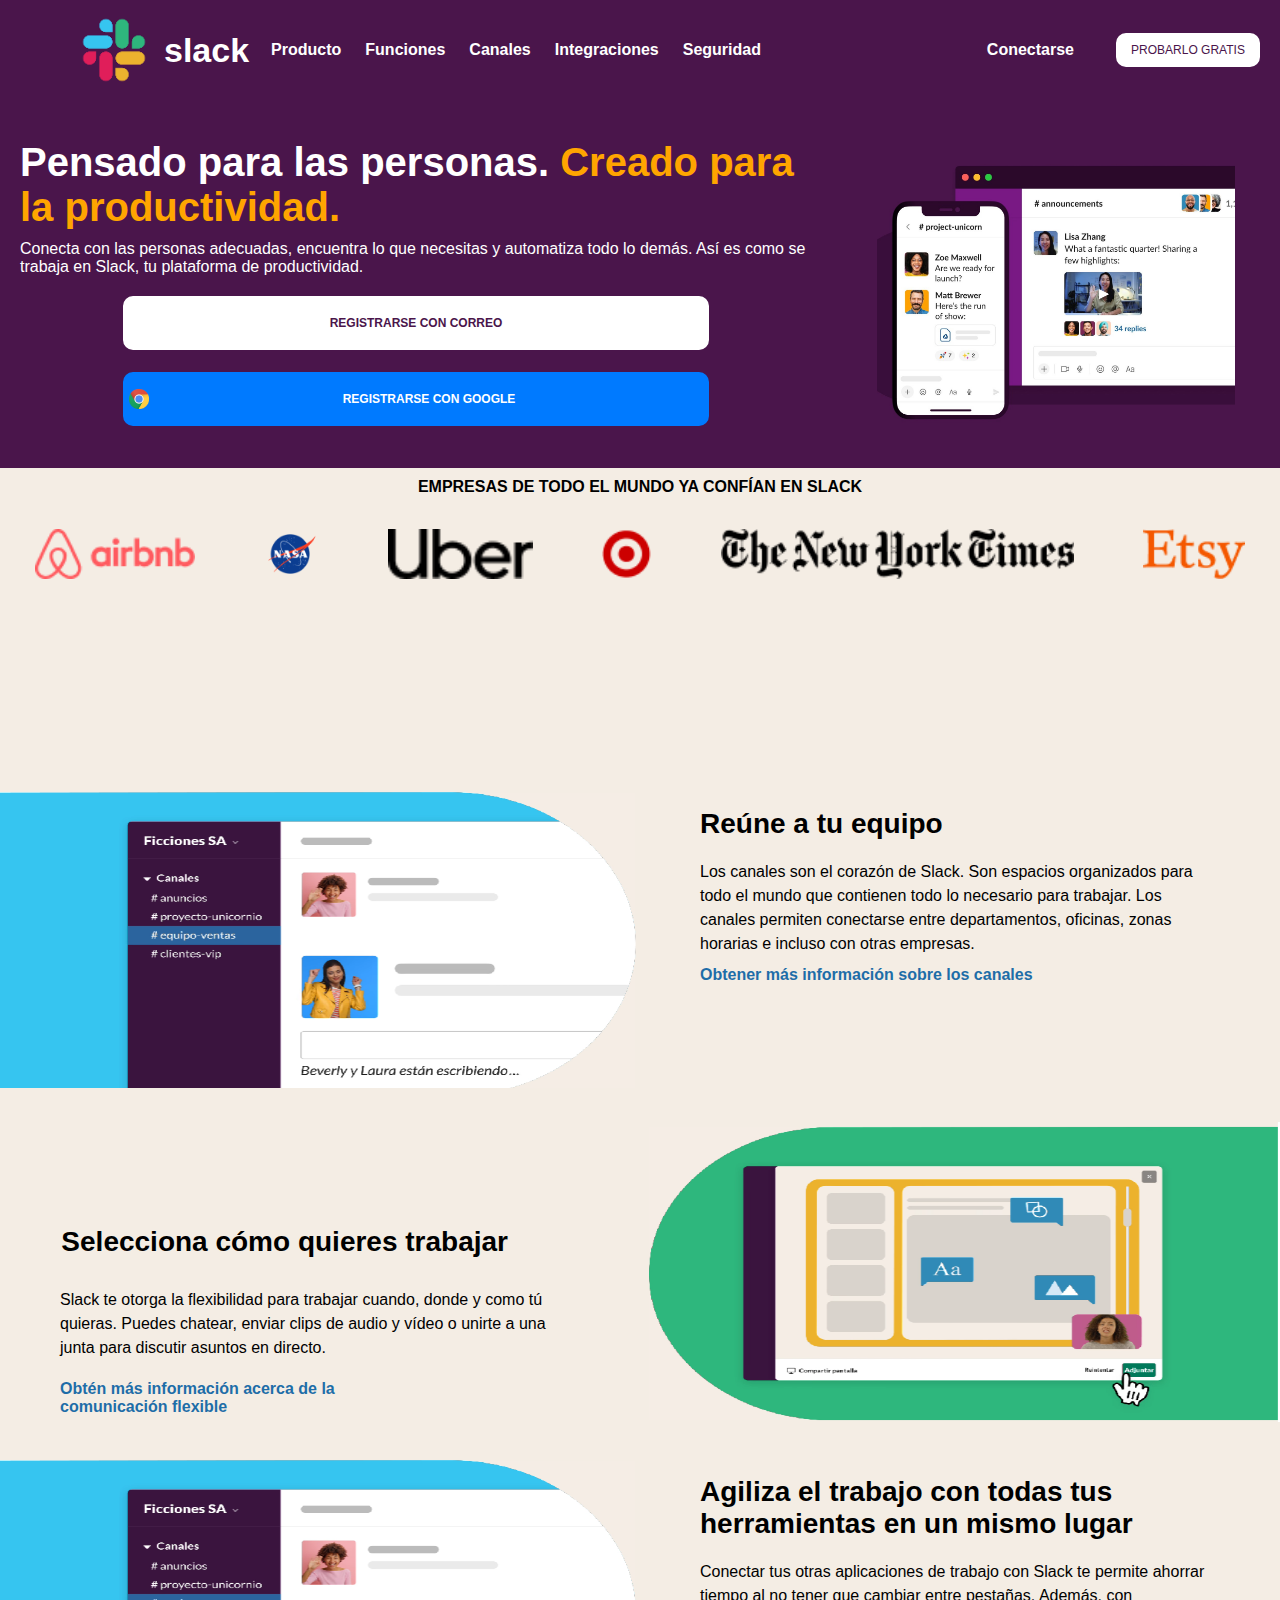
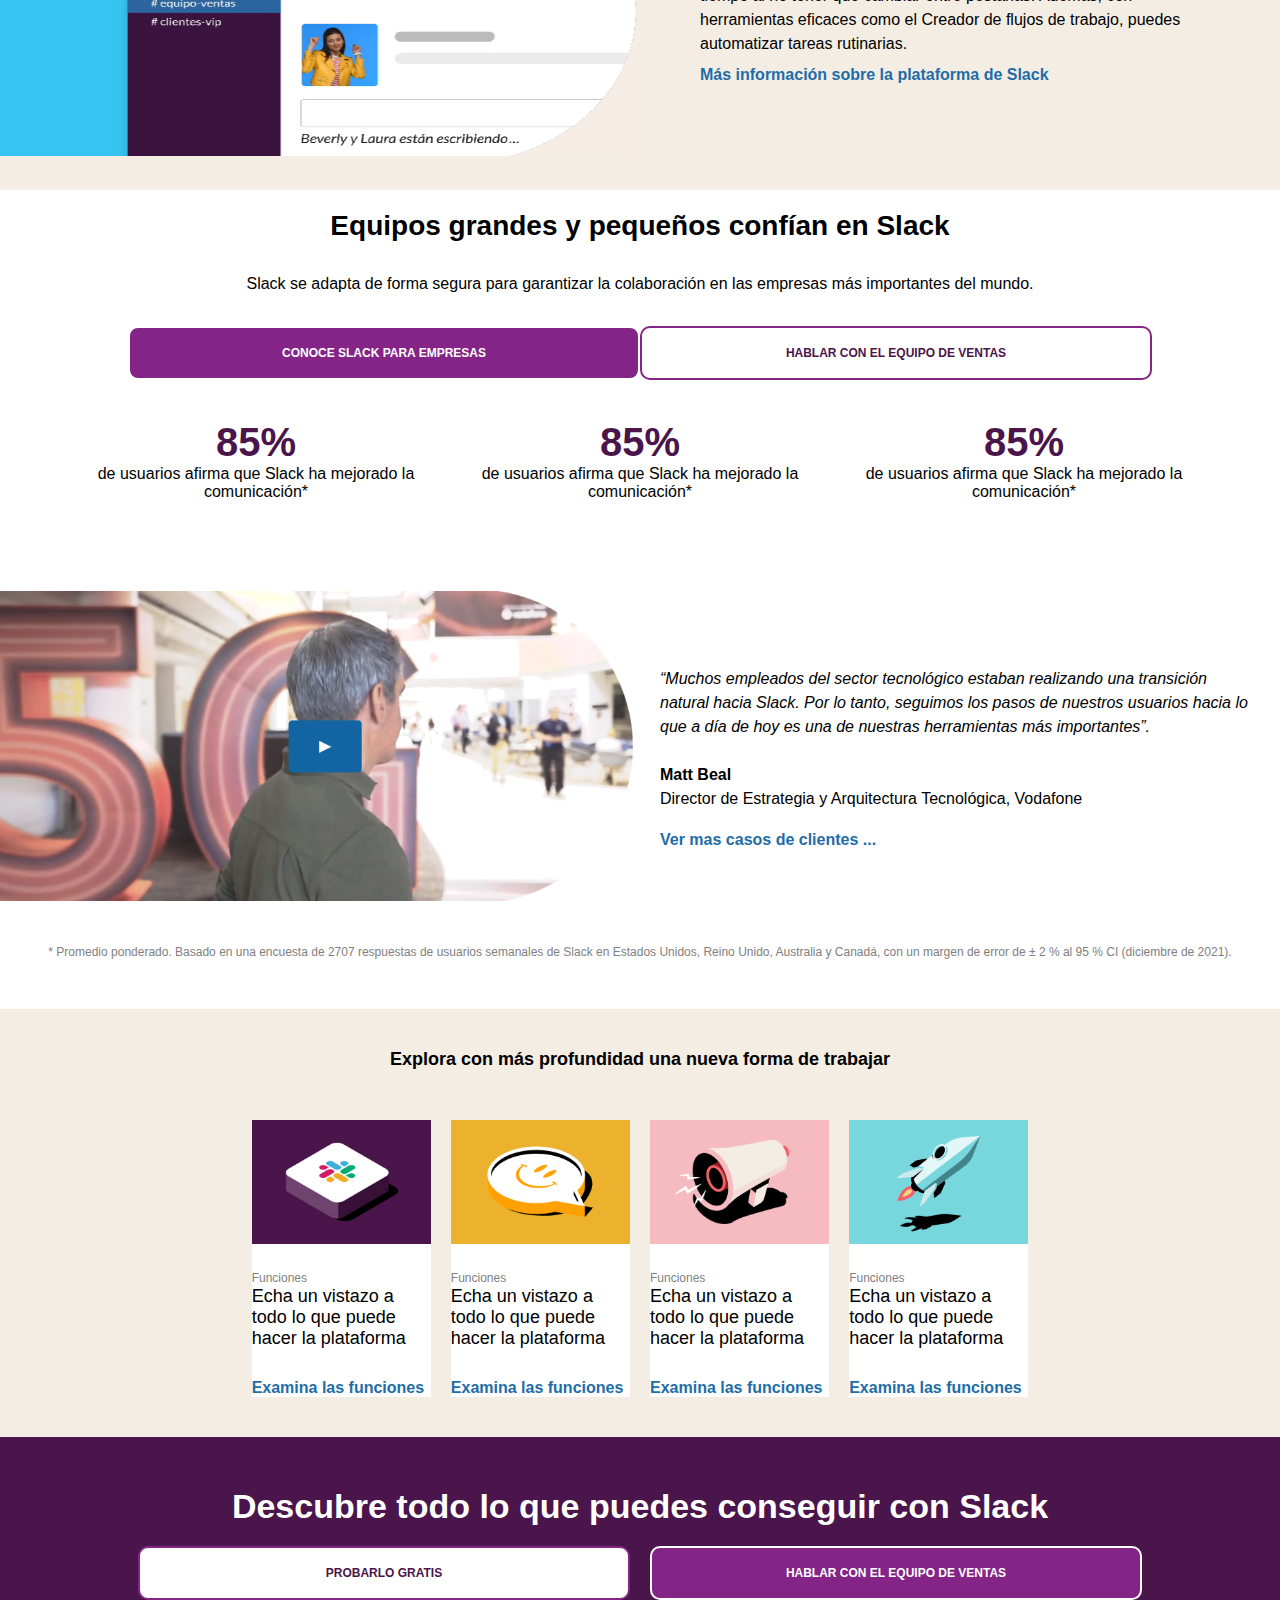
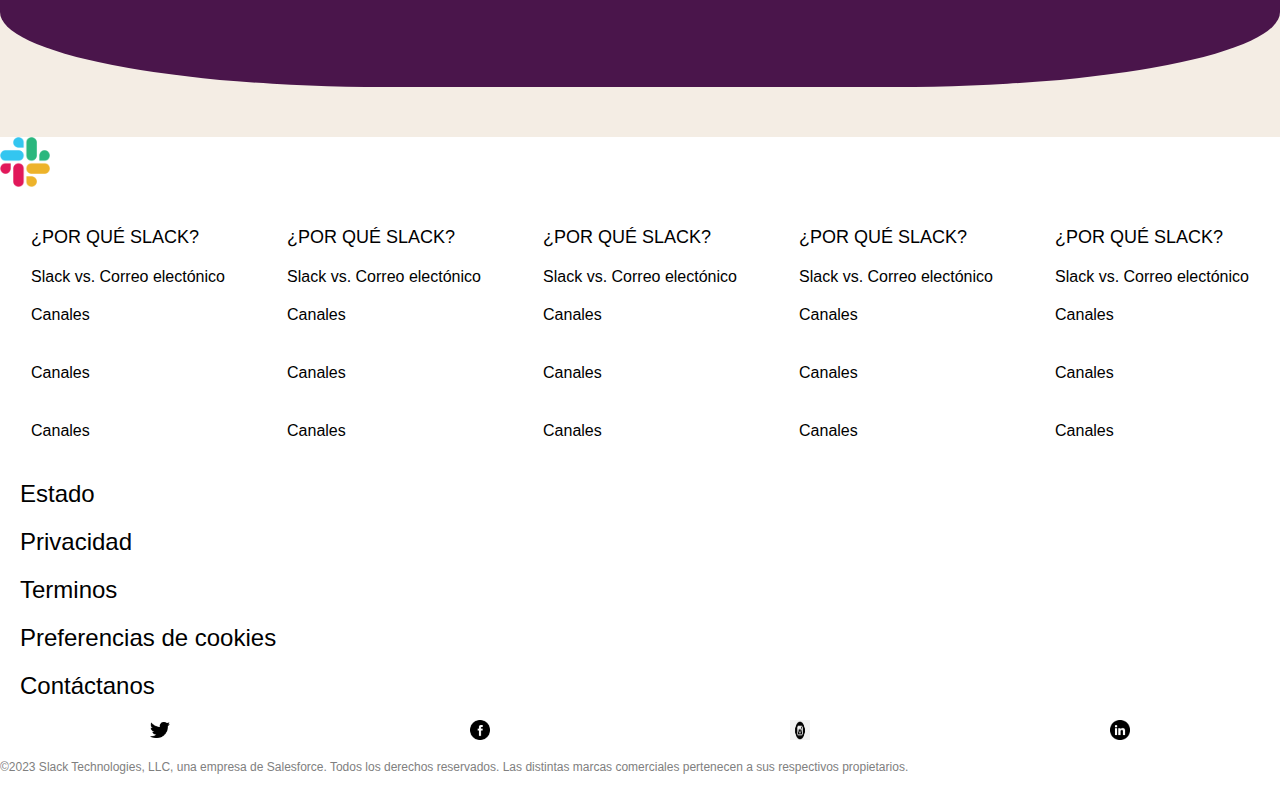
<file: Challenge_Slack/index.html>
<!DOCTYPE html>
<html lang="en">
<head>
    <meta charset="UTF-8">
    <meta http-equiv="X-UA-Compatible" content="IE=edge">
    <meta name="viewport" content="width=device-width, initial-scale=1.0">
    <title>Document</title>
    <link rel="stylesheet" href="./styles/main/main.css">
</head>
<body>
    <header class="b-header">
        <div class="b-header__logocontainer">
            <img src="./img/logo.png" alt="logo slack" class="b-header__logoimg">
            <span class="b-text b-text__headerTitle">slack</span>
        </div>
        <!-- MENU FOR MOBILE AND TABLET ORIGINAL-->
                <!-- 
                    <select class="b-header__mtmenu">
                    <option value="" selected>☰</option>
                    <option value="Producto">Producto</option>
                    <option value="Enterprise">Enterprise</option>
                    <option value="Recursos">Recursos</option>
                    <option value="Precios">Precios</option>
                    <option value="Conectarse">Conectarse</option>
                </select>
            -->

            <!-- NEW HAMBURGER MENU-->
        <div class="b-header__mtmenuhamb">
          
                <div class="navbar">
                    <div class="container nav-container">
                        <input class="checkbox" type="checkbox" name="" id="" />
                        <div class="hamburger-lines">
                            <span class="line line1"></span>
                            <span class="line line2"></span>
                            <span class="line line3"></span>
                        </div>  
                    
                        <div class="menu-items">
                            <li><a href="#">Producto</a></li>
                            <li><a href="#">Enterprise</a></li>
                            <li><a href="#">Recursos</a></li>
                            <li><a href="#">Precios</a></li>
                            <li><a href="#">Conectarse</a></li>
                        </div>
                    </div>
                </div>
              
        </div>



        <!-- MENU FOR DESKTOP -->
        <div class="b-header__navcontainer">
            <nav class="b-header__dnav">
                <ul class="b-dnav__select">
                        <li class="b-text b-text--bold b-dnav__item">Producto</li>
                        <li class="b-text b-text--bold b-dnav__item">Funciones</li>
                        <li class="b-text b-text--bold b-dnav__item">Canales</li>
                        <li class="b-text b-text--bold b-dnav__item">Integraciones</li>
                        <li class="b-text b-text--bold b-dnav__item">Seguridad</li>
                </ul>
                
            </nav>
            <nav class="b-header__dnav">
                <ul class="b-dnav__select">
                    <li class="b-text b-text--bold b-dnav__item">Conectarse</li>
                    <li >
                        <a href="#" id="buttonHeader" class="b-button__white b-button__white--reverse b-button__white--headerReverse">
                            HABLAR CON EL EQUIPO DE VENTAS
                        </a>
                    </li>
                    <li >
                        <a href="#" class="b-button__white b-button__white--header">
                            PROBARLO GRATIS
                        </a>
                    </li>
                </ul>

            </nav>
        </div>

        <!-- -->


    </header>
    <main class="b-main">
        <div class="b-main__topcontainer">
            <div class="b-topcontainer__title">
                <h1 class="b-text b-text__mainTitle">
                Pensado para las personas.
                <span>Creado para la productividad.</span>
                </h1>
                <p class="b-text b-text--center">
                    Conecta con las personas adecuadas,
                    encuentra lo que necesitas y automatiza todo 
                    lo demás. Así es como se trabaja en Slack, tu 
                    plataforma de productividad.
                </p>
                <a href="#" class="b-button__white">
                    REGISTRARSE CON CORREO
                </a>
                <a href="#" class="b-button__blue">
                    <img src="./img/logo_google.png" class="b-button__logo">
                    <span>REGISTRARSE CON GOOGLE</span>
                </a>
            </div> 
            <div class="b-topcontainer__img">
                <img src="./img/img_topmain.jpg" alt="slack " class="b-topcontainer__imgImg">
            </div>
        </div>
        
        <div class="b-main__trustcontainer">
            
            <p class="b-text b-text__partners b-text--center">
                EMPRESAS DE TODO EL MUNDO YA CONFÍAN EN SLACK
            </p>
        
            <div class="b-logos">
                <div class="b-logos__airbnb"><img src="./img/logo_airbnb.png" alt="airbnb" class="b-logos__img"></div>
                <div class="b-logos__nasa"><img src="./img/logo_nasa.png" alt="nasa" class="b-logos__img"></div>
                <div class="b-logos__uber"><img src="./img/logo_uber.png" alt="uber" class="b-logos__img"></div>
                <div class="b-logos__target"><img src="./img/logo_target.png" alt="target" class="b-logos__img"></div>
                <div class="b-logos__nytimes"><img src="./img/logo_nytimes.png" alt="new york times" class="b-logos__img"></div>
                <div class="b-logos__etsy"><img src="./img/logo_etsy.png" alt="etsy" class="b-logos__img"></div>
            </div>
            
        </div>
        <div class="b-main__newscontainer">
            <div class="b-news__item">
                <div class="b-news__itemimg">
                    <img src="./img/img_news.png" class="b-news__img" alt="news photo">
                </div>
                <div class="b-news__itemtxt">
                    <h2 class="b-text b-text__newsTitle">Reúne a tu equipo</h2>
                    <p class="b-text b-text__news">Los canales son el corazón de Slack. Son espacios 
                        organizados para todo el mundo que contienen todo lo necesario para
                        trabajar. Los canales permiten conectarse entre departamentos,
                        oficinas, zonas horarias e incluso con otras empresas.
                    </p>
                    <a href="#" class="b-text b-news__link">Obtener más información sobre
                        los canales
                    </a>
            </div>
            </div>
            <div class="b-news__itemReverse">
                <div class="b-news__itemReverseimg">
                    <img src="./img/img_news_reverse.png" class="b-news__img" alt="news photo">
                </div>
                <div class="b-news__itemReversetxt">
                    <h2 class="b-text b-text__newsTitle b-text__newsTitle--reverse">Selecciona cómo quieres trabajar</h2>
                    <p class="b-text b-text__news">Slack te otorga la flexibilidad para trabajar cuando, donde y como tú
                        quieras. Puedes chatear, enviar clips de audio y vídeo o unirte a una junta para discutir asuntos 
                        en directo.
                    </p>
                    <a href="#" class="b-text b-news__link">Obtén más información acerca de la comunicación flexible
                    </a>
                </div>
            </div>
            <div class="b-news__item">
                <div class="b-news__itemimg">
                    <img src="./img/img_news.png" class="b-news__img" alt="news photo">
                </div>
                <div class="b-news__itemtxt">
                    <h2 class="b-text b-text__newsTitle">Agiliza el trabajo con todas tus herramientas en un mismo lugar</h2>
                    <p class="b-text b-text__news">Conectar tus otras aplicaciones de trabajo con Slack te permite ahorrar 
                        tiempo al no tener que cambiar entre pestañas. Además, con herramientas eficaces como el Creador 
                        de flujos de trabajo, puedes automatizar tareas rutinarias.
                        </p>
                    <a href="#" class="b-text b-news__link">Más información sobre la plataforma de Slack
                    </a>
                </div>
            </div>
        </div>
        <div class="b-main__knowcontainer">
            <div class="b-know__title">
                <h2 class="b-text b-text--center b-text__newsTitle">Equipos grandes y pequeños confían en Slack</h2>
                <p class="b-text b-text--center b-text__news">Slack se adapta de forma segura para garantizar la colaboración en las
                    empresas más importantes del mundo.
                </p>
            </div>
            <div class="b-know__buttons">
                <a href="#" class="b-button__white b-button__white--reverse b-text--center b-know__button">
                    CONOCE SLACK PARA EMPRESAS
                </a>
                <a href="#" class="b-button__white b-button__white--border b-text--center b-know__button">
                    HABLAR CON EL EQUIPO DE VENTAS
                </a>
            </div>
            <div class="b-know__data">
                <div class="b-know__datadiv">
                    <span class="b-text b-text__percent b-text--center">85%</span>
                    <p class="b-text b-text--center b-text--black">de usuarios afirma que Slack ha mejorado la comunicación*</p>
                </div>
                <div class="b-know__datadiv">
                    <span class="b-text b-text__percent b-text--center">85%</span>
                    <p class="b-text b-text--center b-text--black">de usuarios afirma que Slack ha mejorado la comunicación*</p>
                </div>
                <div class="b-know__datadiv">
                    <span class="b-text b-text__percent b-text--center">85%</span>
                    <p class="b-text b-text--center b-text--black">de usuarios afirma que Slack ha mejorado la comunicación*</p>
                </div>
            </div>
        </div>
        <div class="b-main__topics">
            <div class="b-topics">
                <div class="b-topics__imgcontainer">
                    <img src="./img/img_video.png" class="b-topics__img" alt="topics">
                </div>
                <div class="b-topics__text">
                    <p class="b-text b-text--black b-text--margin b-text--lineheight"><span class="b-text--italic">“Muchos empleados
                    del sector tecnológico estaban realizando una transición natural 
                    hacia Slack. Por lo tanto, seguimos los pasos de nuestros usuarios 
                    hacia lo que a día de hoy es una de nuestras herramientas más 
                    importantes”.</span>
                    <br><br>
                    
                    <span class="b-text b-text--black b-text--bold">Matt Beal</span>
                    <br>
                    Director de Estrategia y Arquitectura Tecnológica, Vodafone
                    </p>
                    <a href="#" class="b-text b-news__link">Ver mas casos de clientes ...
                    </a>
            </div>
            </div>
            <div class="b-topics__footer">
                <p class="b-text b-text--gray b-text--center b-text--small">* Promedio ponderado. Basado en una encuesta de 2707 respuestas 
                    de usuarios semanales de Slack en Estados Unidos, Reino Unido, 
                    Australia y Canadá, con un margen de error de ± 2 % al 95 % CI 
                    (diciembre de 2021).
                </p>
            </div>
        </div>
        <div class="b-main__explore">
            <div class="b-explore__title">
                <h2 class="b-text b-text--center b-text--black b-text--large b-text--bold">Explora con más 
                    profundidad una nueva forma de trabajar</h2>
            </div>
            <div class="b-explore__item">
                <div class="b-explore__itemfirst" id="itemfirst">
                    <img src="./img/img_promo1.jpg" alt="promo 1" class="b-explore__img">
                    <span class="b-text b-text--gray b-text--left b-text--small b-text--updownmargin">Funciones</span>
                    <p class="b-text b-text--black b-text--left b-text--large">Echa un vistazo a todo lo 
                        que puede hacer la plataforma
                    </p> 
                    <p class="b-text b-explore__link">Examina las funciones</p>
                </div>
                <div class="b-explore__itemsecond" id="itemsecond">
                    <img src="./img/img_promo2.jpg" alt="promo 2" class="b-explore__img">
                    <span class="b-text b-text--gray b-text--left b-text--small b-text--updownmargin">Funciones</span>
                    <p class="b-text b-text--black b-text--left b-text--large">Echa un vistazo a todo lo 
                        que puede hacer la plataforma
                    </p> 
                    <p class="b-text b-explore__link">Examina las funciones</p>
                </div>
                <div class="b-explore__itemthird" id="itemsthird">
                    <img src="./img/img_promo3.jpg" alt="promo 3" class="b-explore__img">
                    <span class="b-text b-text--gray b-text--left b-text--small b-text--updownmargin">Funciones</span>
                    <p class="b-text b-text--black b-text--left b-text--large">Echa un vistazo a todo lo 
                        que puede hacer la plataforma
                    </p> 
                    <p class="b-text b-explore__link">Examina las funciones</p>
                </div>
                <div class="b-explore__itemfourth" id="itemfourth">
                    <img src="./img/img_promo4.jpg" alt="promo 1" class="b-explore__img">
                    <span class="b-text b-text--gray b-text--left b-text--small b-text--updownmargin">Funciones</span>
                    <p class="b-text b-text--black b-text--left b-text--large">Echa un vistazo a todo lo 
                        que puede hacer la plataforma
                    </p> 
                    <p class="b-text b-explore__link">Examina las funciones</p>
                </div>
            </div>
            
        </div>
        <div class="b-explore__buttons">
            <div class="b-explore__button b-explore__button--one"></div>
            <div class="b-explore__button b-explore__button--two"></div>
            <div class="b-explore__button"></div>
            <div class="b-explore__button"></div>
        </div>
        <div class="b-main__discover">
            <h1 class="b-text b-text--large b-text--center b-text__headerTitle">Descubre todo lo 
                que puedes conseguir con Slack
            </h1>
            <div class="b-discoverbuttons__div">
                <a href="#" class="b-button__white b-button__white--border b-discover__button">
                    PROBARLO GRATIS
                </a>
                <a href="#" class="b-button__white b-button__white--reverse b-discover__button">
                    HABLAR CON EL EQUIPO DE VENTAS
                </a>
            </div>
            <!-- <img src="./img/img_bottom.png" class="b-main__discoverimg"> -->
        </div>
        
    </main>
    <footer>
        <div class="b-mfooter">
            <img src="./img/ico_slack.png" class="b-mfooter__logo">
            
            <nav class="b-footer__nav">
                <span class="b-text b-text--black b-text--large">¿POR QUÉ SLACK?</span>
                <span class="b-text b-text--black b-text--xl">></span>
                
            </nav>
            <nav class="b-footer__nav">
                <span class="b-text b-text--black b-text--large">¿POR QUÉ SLACK?</span>
                <span class="b-text b-text--black b-text--xl">></span>
                
            </nav>
            <nav class="b-footer__nav">
                <span class="b-text b-text--black b-text--large">¿POR QUÉ SLACK?</span>
                <span class="b-text b-text--black b-text--xl">></span>
                
            </nav>
            <nav class="b-footer__nav">
                <span class="b-text b-text--black b-text--large">¿POR QUÉ SLACK?</span>
                <span class="b-text b-text--black b-text--xl">></span>
                
            </nav>
            <nav class="b-footer__nav">
                <span class="b-text b-text--black b-text--large">¿POR QUÉ SLACK?</span>
                <span class="b-text b-text--black b-text--xl">></span>
                
            </nav>
            <ul class="b-text b-text--black b-text--updownmargin">
                <li class="b-text b-text--black b-text--updownmargin">Estado</li>
                <li class="b-text b-text--black b-text--updownmargin">Privacidad</li>
                <li class="b-text b-text--black b-text--updownmargin">Terminos</li>
                <li class="b-text b-text--black b-text--updownmargin">Preferencias de cookies</li>
                <li class="b-text b-text--black b-text--updownmargin">Contáctanos</li>

            </ul>
            <nav class="b-mfooter__downnav">
                <img src="./img/ico_twitter.png" class="b-mfooter__ico">
                <img src="./img/ico_facebook.png" class="b-mfooter__ico">
                <img src="./img/ico_insta.png" class="b-mfooter__ico">
                <img src="./img/ico_linkedin.png" class="b-mfooter__ico">
            </nav>
            <p class="b-text b-text--small b-text--gray b-text--updownmargin">©2023 Slack Technologies, LLC, una empresa de Salesforce. Todos los derechos reservados. 
                Las distintas marcas comerciales pertenecen a sus respectivos propietarios.</p>
        </div>
        <div class="b-tfooter">
            <img src="./img/ico_slack.png" class="b-mfooter__logo">
            <div class="b-tfooter__sections">
                <ul  class="b-tfooter__nav">
                    <li class="b-text b-text--black b-text--large b-text--updownmargin">¿POR QUÉ SLACK?</li>
                    <li class="b-text b-text--black">Slack vs. Correo electónico</li>
                    <li class="b-text b-text--black b-text--updownmargin">Canales</li>
                    <li class="b-text b-text--black b-text--updownmargin">Canales</li>
                    <li class="b-text b-text--black b-text--updownmargin">Canales</li>
                </ul>
                <ul  class="b-tfooter__nav">
                    <li class="b-text b-text--black b-text--large b-text--updownmargin">¿POR QUÉ SLACK?</li>
                    <li class="b-text b-text--black">Slack vs. Correo electónico</li>
                    <li class="b-text b-text--black b-text--updownmargin">Canales</li>
                    <li class="b-text b-text--black b-text--updownmargin">Canales</li>
                    <li class="b-text b-text--black b-text--updownmargin">Canales</li>
                </ul>
                <ul  class="b-tfooter__nav">
                    <li class="b-text b-text--black b-text--large b-text--updownmargin">¿POR QUÉ SLACK?</li>
                    <li class="b-text b-text--black">Slack vs. Correo electónico</li>
                    <li class="b-text b-text--black b-text--updownmargin">Canales</li>
                    <li class="b-text b-text--black b-text--updownmargin">Canales</li>
                    <li class="b-text b-text--black b-text--updownmargin">Canales</li>
                </ul>
                <ul  class="b-tfooter__nav">
                    <li class="b-text b-text--black b-text--large b-text--updownmargin">¿POR QUÉ SLACK?</li>
                    <li class="b-text b-text--black">Slack vs. Correo electónico</li>
                    <li class="b-text b-text--black b-text--updownmargin">Canales</li>
                    <li class="b-text b-text--black b-text--updownmargin">Canales</li>
                    <li class="b-text b-text--black b-text--updownmargin">Canales</li>
                </ul>
                <ul  class="b-tfooter__nav">
                    <li class="b-text b-text--black b-text--large b-text--updownmargin">¿POR QUÉ SLACK?</li>
                    <li class="b-text b-text--black">Slack vs. Correo electónico</li>
                    <li class="b-text b-text--black b-text--updownmargin">Canales</li>
                    <li class="b-text b-text--black b-text--updownmargin">Canales</li>
                    <li class="b-text b-text--black b-text--updownmargin">Canales</li>
                </ul>
            </div>
            <ul class="b-text b-text--black b-text--updownmargin b-text--rlmargin">
                <li class="b-text b-text--black b-text--updownmargin b-text--medium">Estado</li>
                <li class="b-text b-text--black b-text--updownmargin b-text--medium">Privacidad</li>
                <li class="b-text b-text--black b-text--updownmargin b-text--medium">Terminos</li>
                <li class="b-text b-text--black b-text--updownmargin b-text--medium">Preferencias de cookies</li>
                <li class="b-text b-text--black b-text--updownmargin b-text--medium">Contáctanos</li>

            </ul>
            <nav class="b-mfooter__downnav">
                <img src="./img/ico_twitter.png" class="b-mfooter__ico">
                <img src="./img/ico_facebook.png" class="b-mfooter__ico">
                <img src="./img/ico_insta.png" class="b-mfooter__ico">
                <img src="./img/ico_linkedin.png" class="b-mfooter__ico">
            </nav>
            <p class="b-text b-text--small b-text--gray b-text--updownmargin">©2023 Slack Technologies, LLC, una empresa de Salesforce. Todos los derechos reservados. 
                Las distintas marcas comerciales pertenecen a sus respectivos propietarios.</p>
        </div>
    </footer>
</html>
</file>
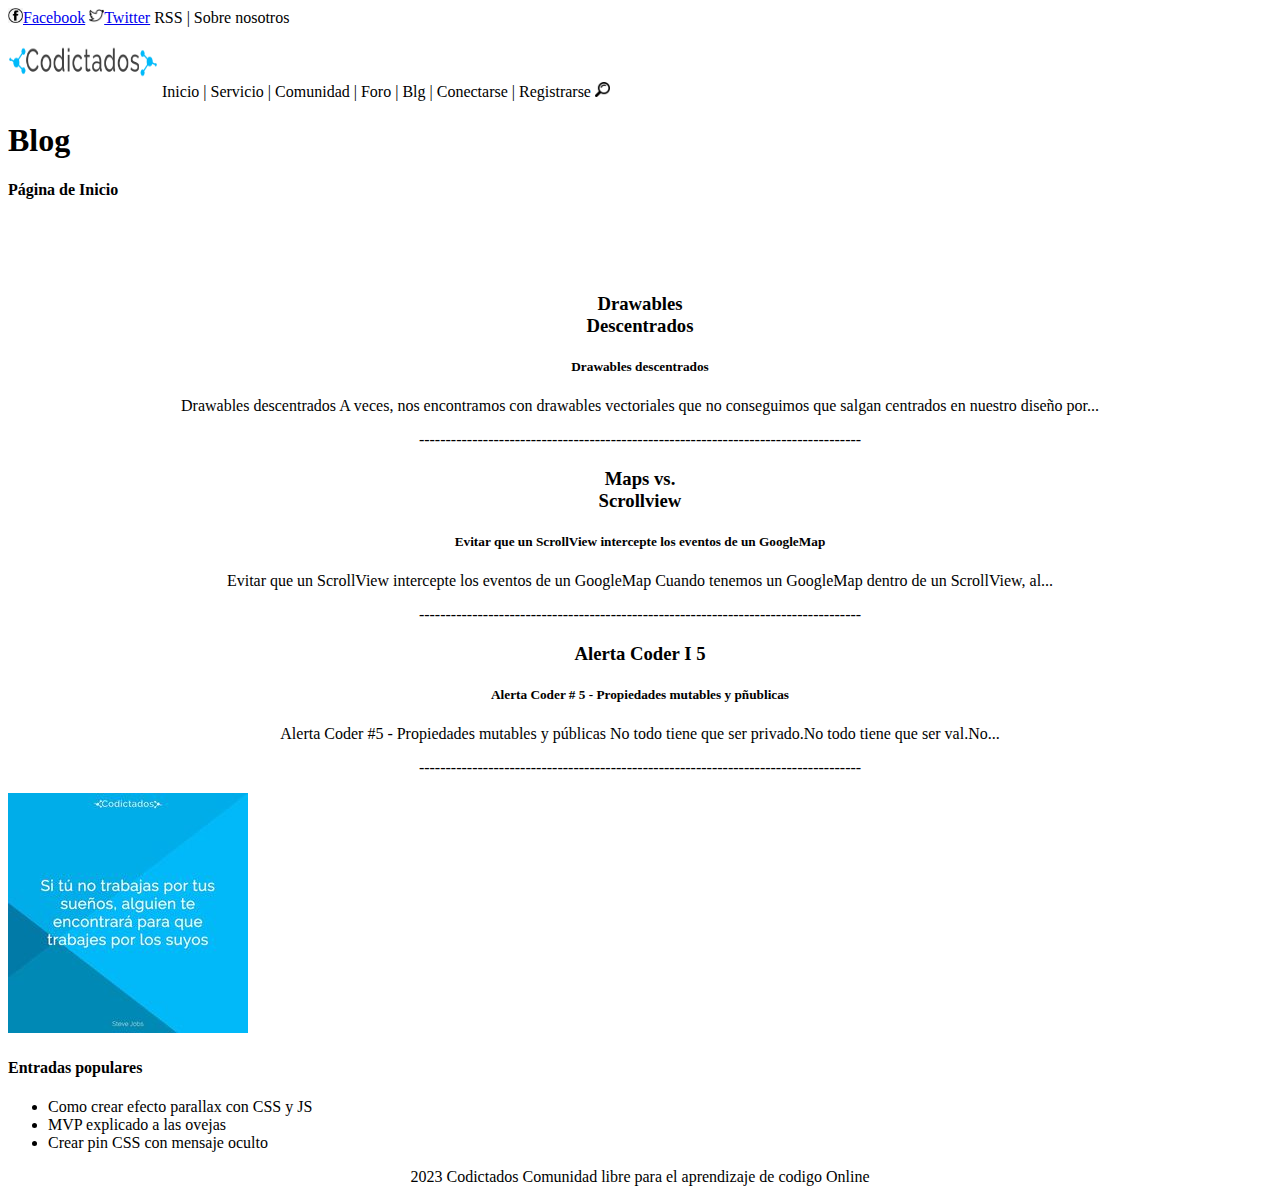
<file: CodictadosStructure/index.html>
<!DOCTYPE html>
<html lang="en">
<head>
    <meta charset="UTF-8">
    <meta http-equiv="X-UA-Compatible" content="IE=edge">
    <meta name="viewport" content="width=device-width, initial-scale=1.0">
    <title>Blog - Codictados</title>
</head>
<body>
    <header>
        <nav name="topnav">
            <span><img src="./img/icono_facebook.png" height="15px" width="15px" alt="facebook icon"><a href="#">Facebook</a></span>
            <span><img src="./img/icono_twitter.png" height="15px" width="15px" alt="twitter icon"><a href="#">Twitter</a></span>
            <span> RSS | Sobre nosotros</span>

        </nav>
        <nav name="mainnav">
            <span><img src="./img/logo263x781.png" height="70px" width="150px" alt="logo Codictados"></span>
            <span>Inicio |</span>
            <span>Servicio |</span>
            <span>Comunidad |</span>
            <span>Foro |</span>
            <span>Blg |</span>
            <span>Conectarse |</span>
            <span>Registrarse</span>
            <span><img src="./img/icono_lupa.png" height="15px" width="15px" alt="lupa icon"></span>

        </nav>
        
    </header>
    <main>

        <div name="Titulo" align="left">
            <h1>Blog</h1>
            <h4>Página de Inicio</h4>
            <br><br>
        </div>
        <div name="blog" align="center">
            <br>
            <article>
                <h3>Drawables <br>Descentrados</h3>
                <section>
                    <h5>Drawables descentrados</h5>
                    <p>Drawables descentrados A veces, 
                        nos encontramos con drawables vectoriales que no conseguimos que salgan centrados en nuestro diseño por...
                    </p>
                    <p>-----------------------------------------------------------------------------------</p>
                </section>
            </article>
            <article>
                <h3>Maps vs. <br>Scrollview</h3>
                <section>
                    <h5>Evitar que un ScrollView intercepte los eventos de un GoogleMap</h5>
                    <p>Evitar que un ScrollView intercepte los eventos de un GoogleMap Cuando tenemos un GoogleMap dentro de un 
                        ScrollView, al...
                    </p>
                    <p>-----------------------------------------------------------------------------------</p>
                </section>
            </article>
            <article>
                <h3>Alerta Coder I 5</h3>
                <section>
                    <h5>Alerta Coder # 5 - Propiedades mutables y pñublicas</h5>
                    <p>Alerta Coder #5 - Propiedades mutables y públicas No todo tiene que ser privado.No todo tiene que ser val.No...
                    </p>
                    <p>-----------------------------------------------------------------------------------</p>
                </section>
            </article>
        </div>
        <div name="news">
            <aside><img src="./img/publi1.jpg" alt="imagen de publicidad 1">
                <h4>Entradas populares</h4>
                <ul>
                    <li>Como crear efecto parallax con CSS  y JS</li>
                    <li>MVP explicado a las ovejas</li>
                    <li>Crear pin CSS con mensaje oculto</li>
                 </ul>
            </aside>
        </div>
    </main>
   
    <footer align="center">
        2023 Codictados Comunidad libre para el aprendizaje de codigo Online


    </footer>
</body>
</html>
</file>
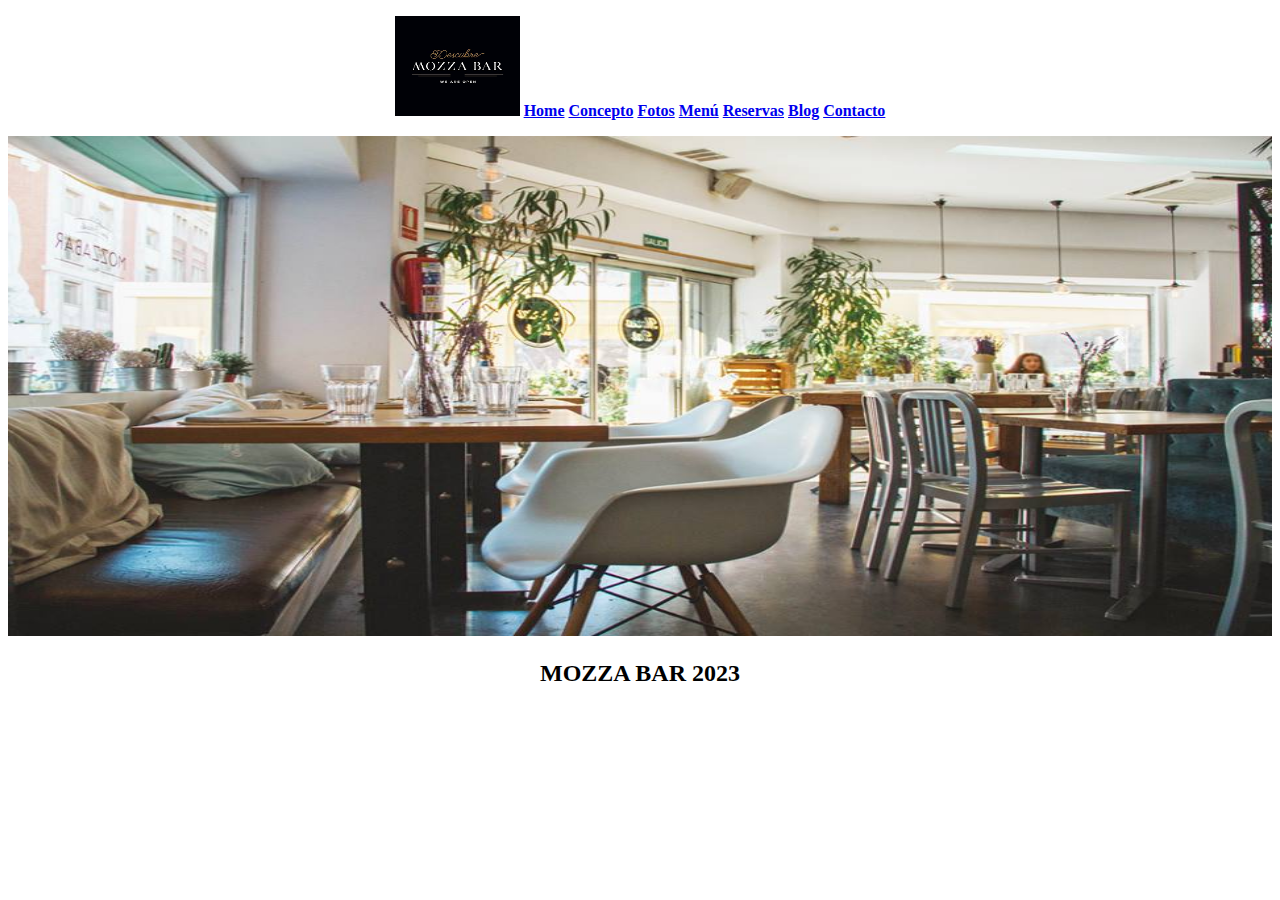
<file: Ejercicio1_MozzaBar/index.html>
<!DOCTYPE html>
<html lang="en">
<head>
    <meta charset="UTF-8">
    <meta http-equiv="X-UA-Compatible" content="IE=edge">
    <meta name="viewport" content="width=device-width, initial-scale=1.0">
    <title>MOZZA BAR</title>
</head>
<body>
    <header>
        <div name="topNav">
            <nav>
                <div name="logo"  align="center">
                    <p><img src="./img/logo.png" alt="Bar logotipo" width="125px" height="100px">
                    
                    <span><a href="index.html"><strong>Home</strong></a></span>
                    <span><a href="concepto.html"><strong>Concepto</strong></a></span>
                    <span><a href="fotos.html"><strong>Fotos</strong></a></span>
                    <span><a href="menu.html"><strong>Menú</strong></a></span>
                    <span><a href="reservas.html"><strong>Reservas</strong></a></span>
                    <span><a href="blog.html"><strong>Blog</strong></a></span>
                    <span><a href="contacto.html"><strong>Contacto</strong></a></span>

                    </p>
                </div>
        </nav></div>
    </header>

    <main >
        <img src="./img/fondo.jpg" alt="fondo mozza bar" width="100%" height="500px">
    </main>
    
    <footer >
        <div>
            <center><h2>MOZZA BAR 2023</h2></center>
        </div>

    </footer>
</body>
</html>
</file>
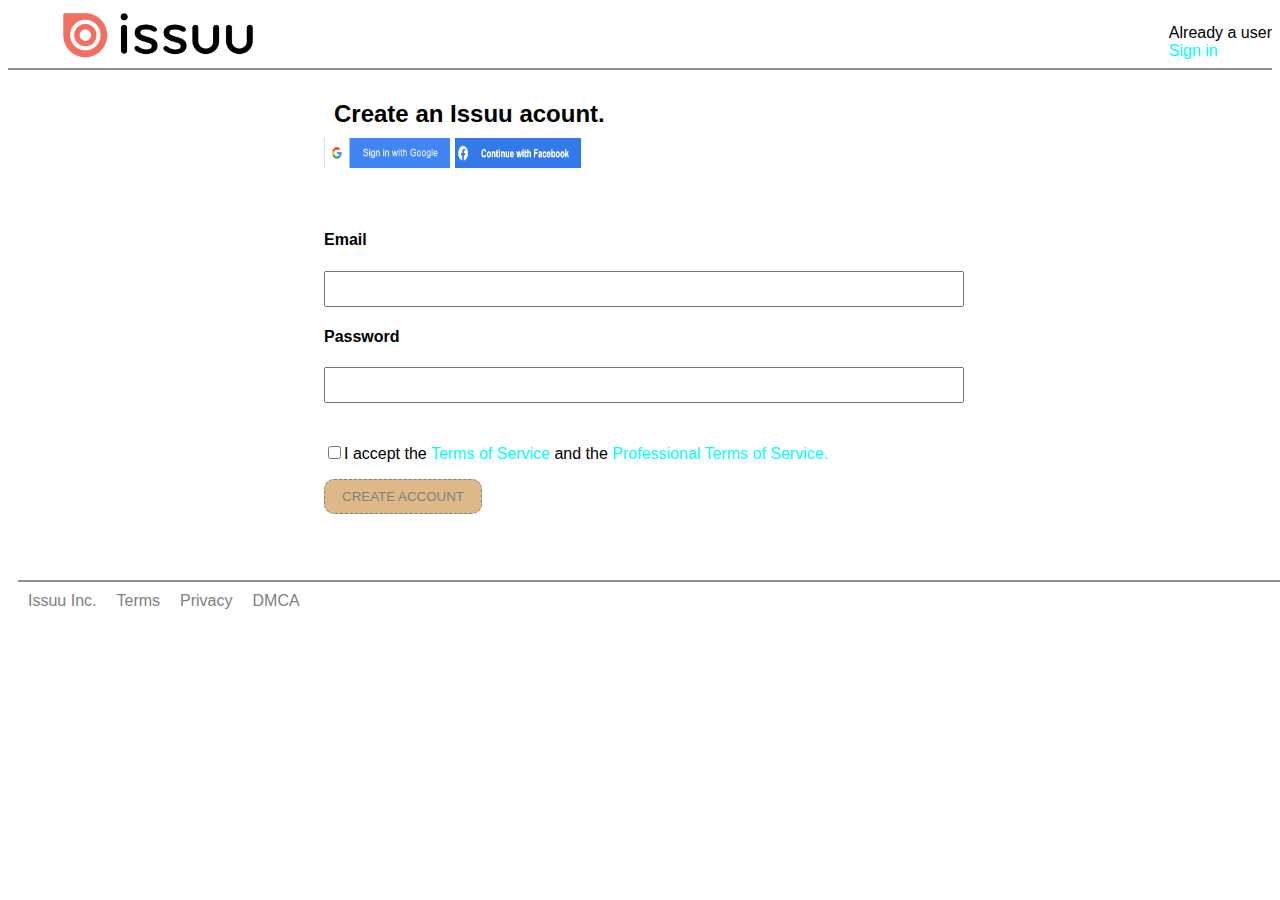
<file: Ejercicio2_Chimp/index.html>
<!DOCTYPE html>
<html lang="en">
<head>
    <meta charset="UTF-8">
    <meta http-equiv="X-UA-Compatible" content="IE=edge">
    <meta name="viewport" content="width=device-width, initial-scale=1.0">
    <title>ISSUU FORM</title>
    <link rel="stylesheet" href="./css/styles.css">
</head>
<body>
    <header>
        <div class="cont-header">
            <div class="logo">
                <img src="./img/issuu_logo.png"  class="logo-img" alt="issuu logo">
            </div>
            <div>
                <p>Already a user<br>
                <a href="">Sign in</a></p>
            </div>

        </div>
    </header>
    <main>
        <div class="cont-main">
            
            <div class="row1">
                <h2>Create an Issuu acount.</h2>
                <a href=""><img src="./img/logo_google.png" alt="logo google sign" class="logo-sign"></a>
                <a href=""><img src="./img/logo_facebook.png" alt="logo facebook sing" class="logo-sign"></a>
            </div>
            <div class="row2">
                <h4>Email</h4>
                <label for="email"><input type="email" id="email" class="input"></label> 
                <h4>Password</h4>
                <label for="password"><input type="password" id="password" class="input"></label> 
                
            </div>
            <div class="row2">
                <label for="accept"><input type="checkbox" id="accept">I accept the <a href="">Terms of Service</a> and the <a href="">Professional Terms of Service.</a> </label>
                <P><button value="CREATE ACCOUNT" class="button-create">CREATE ACCOUNT</button>       </P>    
             </div>
        </div>

    </main>
    <footer>
        <div class="cont-footer">
            <div class="items-footer">
                <a href="">Issuu Inc.</a>
            </div>
            <div class="items-footer">
                <a href="">Terms</a>
            </div>
            <div class="items-footer">
                <a href="">Privacy</a>
            </div>
            <div class="items-footer">
                <a href="">DMCA</a>
            </div>

        </div>
    </footer>
</body>
</html>
</file>
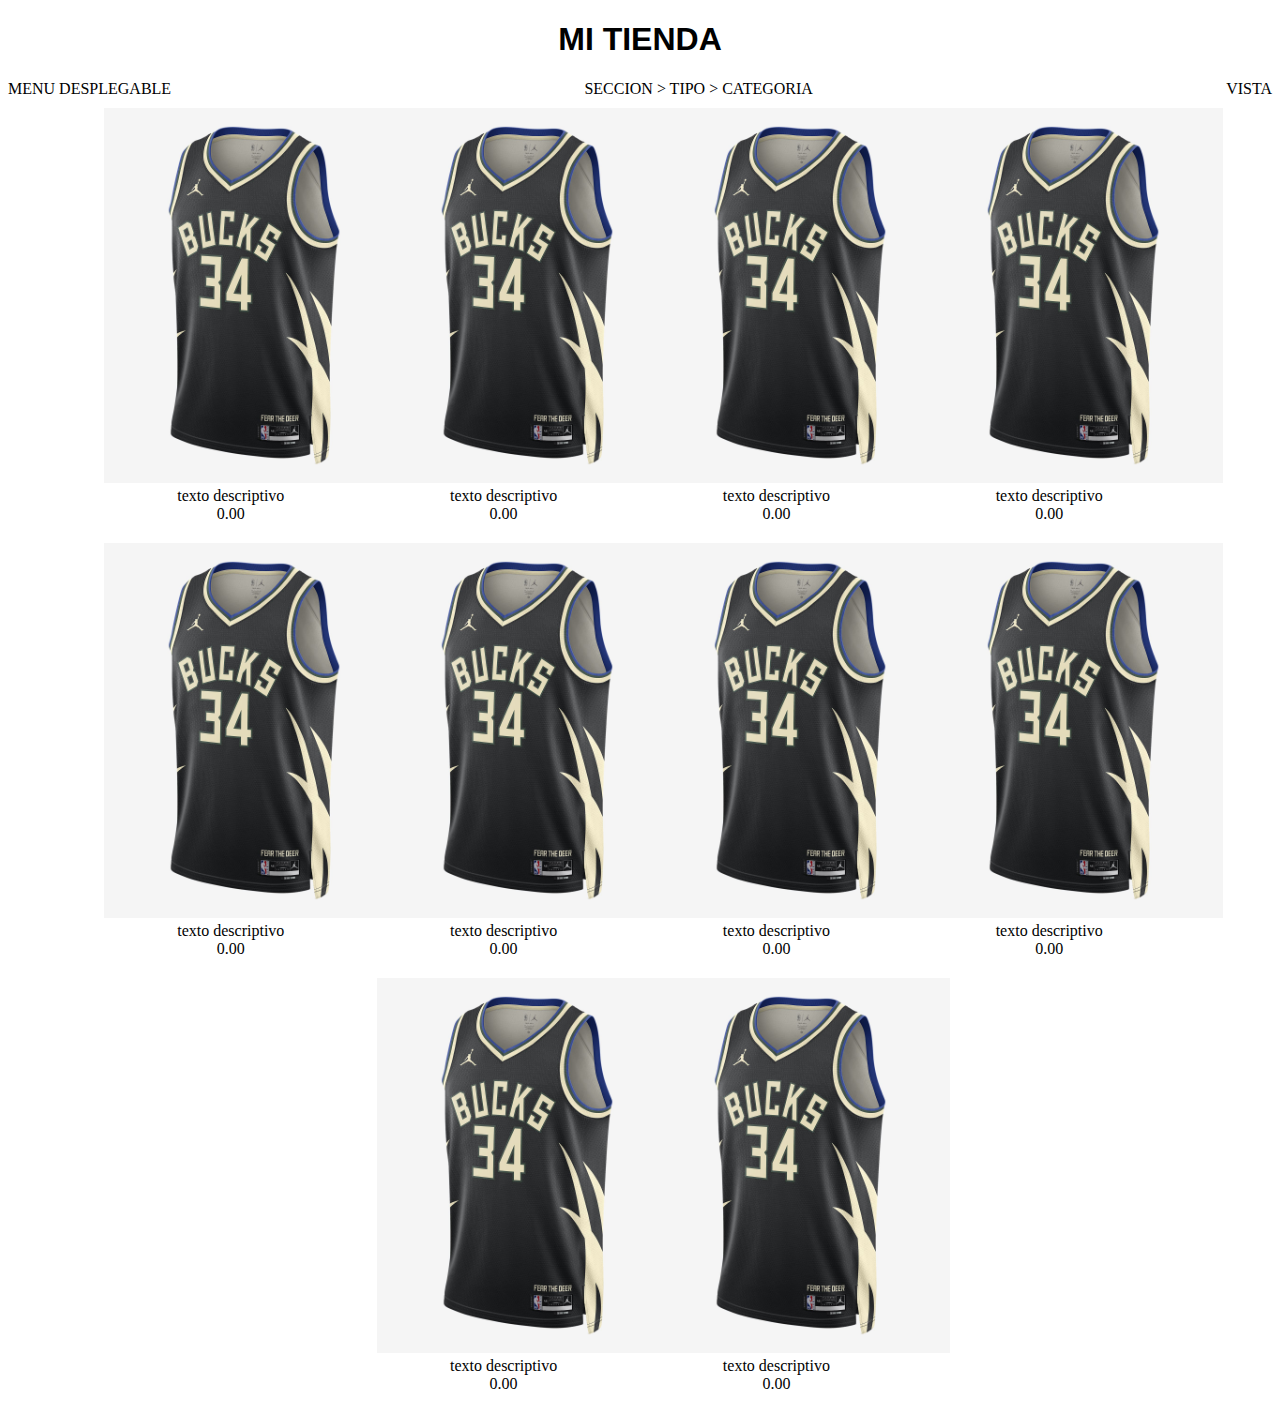
<file: Ejercicio3_Tienda/index.html>
<!DOCTYPE html>
<html lang="en">
<head>
    <meta charset="UTF-8">
    <meta http-equiv="X-UA-Compatible" content="IE=edge">
    <meta name="viewport" content="width=device-width, initial-scale=1.0">
    <title>Ejercicio 3 - Mi tienda</title>
    <link rel="stylesheet" href="./css/styles.css">
</head>
<body>
    <header>
        <h1>MI TIENDA</h1>
    </header>
    <main>
        <div class="top-menu">
            <div class="top-menu-left">
                MENU DESPLEGABLE
            </div>
            <div class="top-menu-center">
                SECCION > TIPO > CATEGORIA
            </div>
            <div class="top-menu-right">
                VISTA
            </div>
        </div>
        <div class="main-container">
            <div class="item">
                <img src="./img/foto.jpg" alt="modelo" class="photo">
                <p>texto descriptivo<br>0.00</p>

            </div>
            <div class="item">
                <img src="./img/foto.jpg" alt="modelo" class="photo">
                <p>texto descriptivo<br>0.00</p>

            </div>
            <div class="item">
                <img src="./img/foto.jpg" alt="modelo" class="photo">
                <p>texto descriptivo<br>0.00</p>

            </div>
            <div class="item">
                <img src="./img/foto.jpg" alt="modelo" class="photo">
                <p>texto descriptivo<br>0.00</p>

            </div>
            <div class="item">
                <img src="./img/foto.jpg" alt="modelo" class="photo">
                <p>texto descriptivo<br>0.00</p>

            </div>
            <div class="item">
                <img src="./img/foto.jpg" alt="modelo" class="photo">
                <p>texto descriptivo<br>0.00</p>

            </div>
            <div class="item">
                <img src="./img/foto.jpg" alt="modelo" class="photo">
                <p>texto descriptivo<br>0.00</p>

            </div>
            <div class="item">
                <img src="./img/foto.jpg" alt="modelo" class="photo">
                <p>texto descriptivo<br>0.00</p>

            </div>
            <div class="item">
                <img src="./img/foto.jpg" alt="modelo" class="photo">
                <p>texto descriptivo<br>0.00</p>

            </div>
            <div class="item">
                <img src="./img/foto.jpg" alt="modelo" class="photo">
                <p>texto descriptivo<br>0.00</p>

            </div>
            

        </div>
        
    </main>
</body>
</html>
</file>
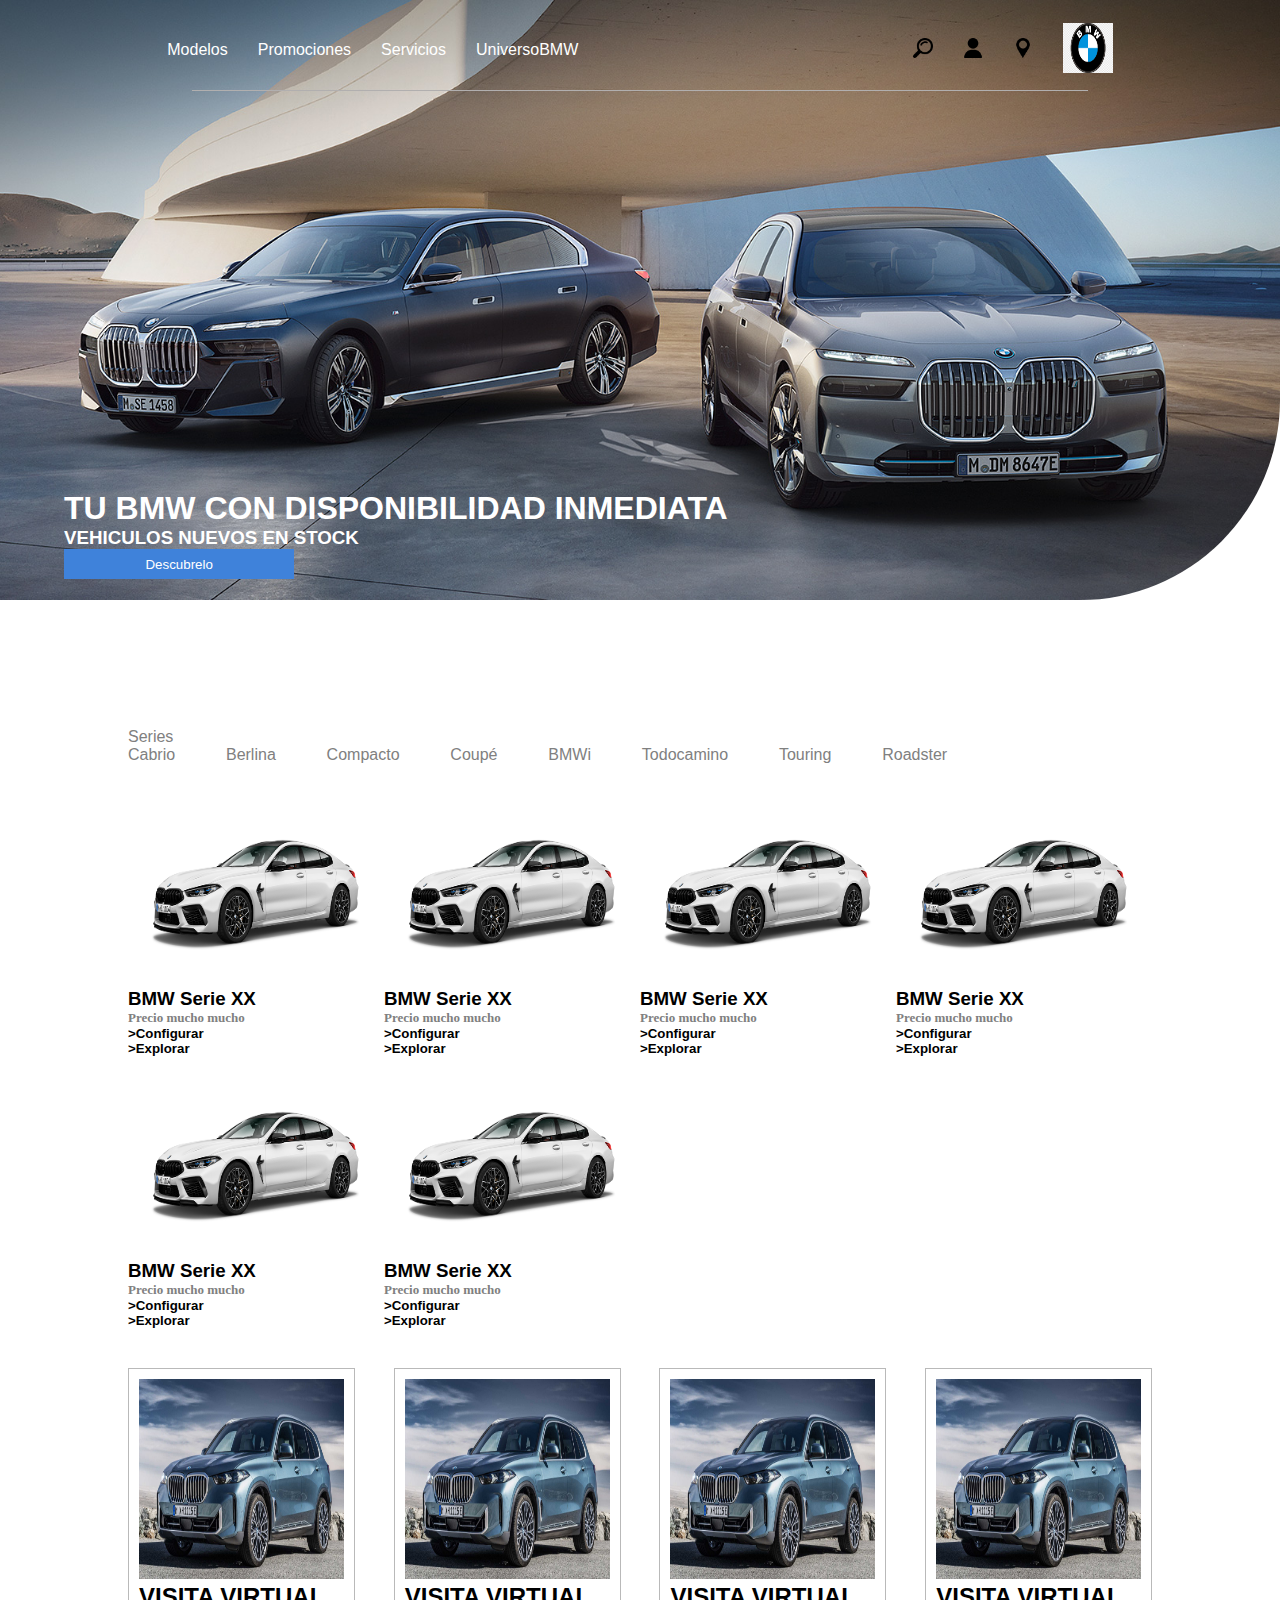
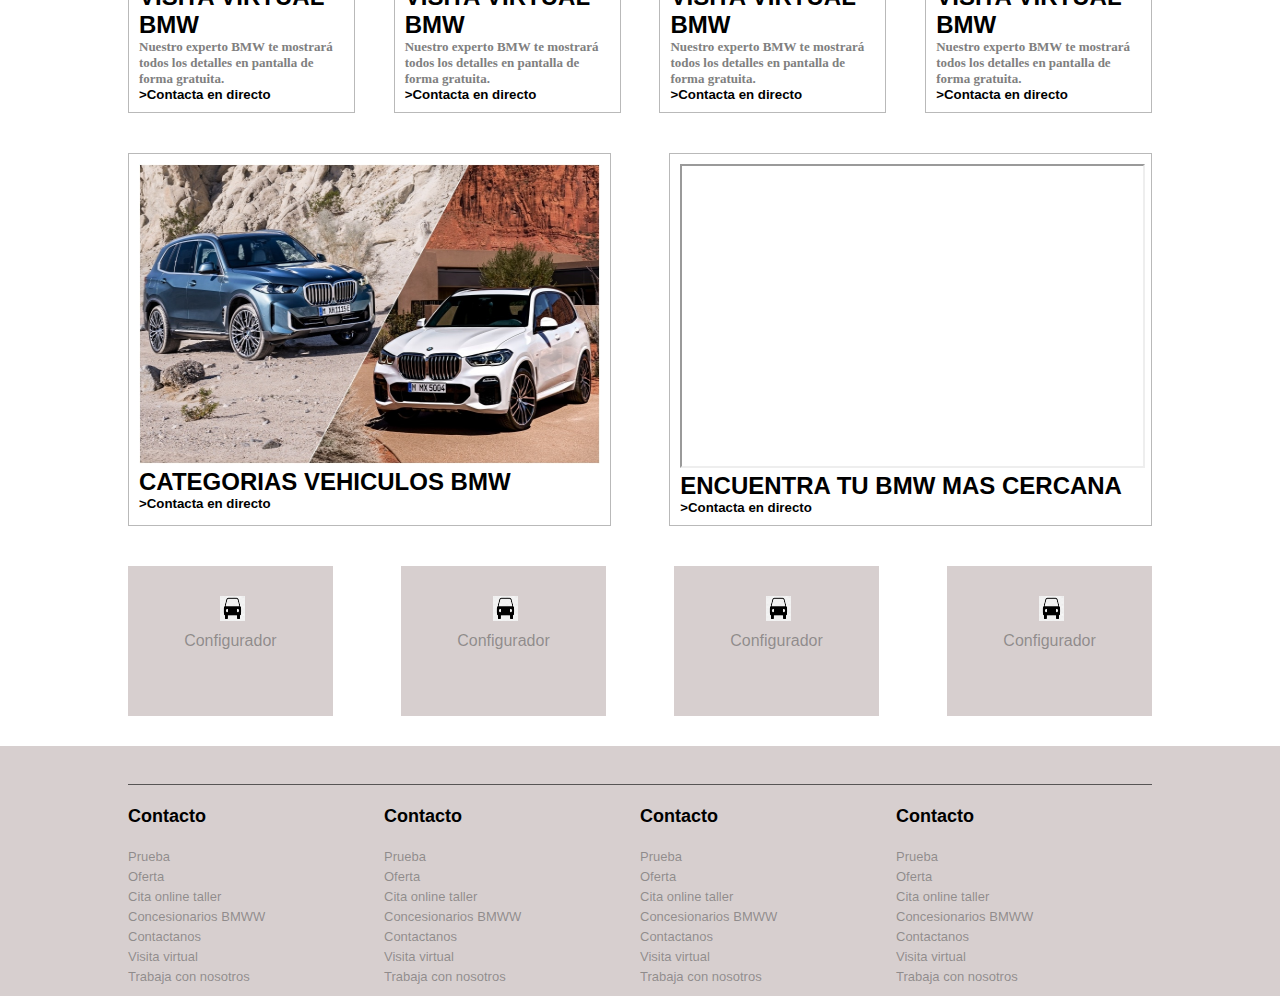
<file: Ejercicio4_Bmv/index.html>
<!DOCTYPE html>
<html lang="en">
<head>
    <meta charset="UTF-8">
    <meta http-equiv="X-UA-Compatible" content="IE=edge">
    <meta name="viewport" content="width=device-width, initial-scale=1.0">
    <title>BMW</title>
    <link rel="stylesheet" href="./css/styles.css">
</head>
<body>
    <header class="b-header">
        <nav class="b-header__nav b-header__text">
            <ul class="b-header__items">
                <li><a href="" class="b-header__link b-header__text">Modelos</a></li>
                <li><a href="" class="b-header__link b-header__text">Promociones</a></li>
                <li><a href="" class="b-header__link b-header__text">Servicios</a></li>
                <li><a href="" class="b-header__link b-header__text">UniversoBMW</a></li>
            </ul>
            <ul class="b-header__icons">
                <li><a href=""><img src="./img/ico_lupa.png" alt="icono lupa" class="b-header__ico"></a></li>
                <li><img src="./img/ico_user.png" alt="icono usuario" class="b-header__ico"></li>
                <li><img src="./img/ico_ubicacion.png" alt="icono ubicacion" class="b-header__ico"></li>
                <li><img src="./img/img_bmw.png" alt="icono bmw" class="b-header__img"></li>
            </ul>
        </nav>
        <div class="b-header__access">
            <h1 class="b-header__text">TU BMW CON DISPONIBILIDAD INMEDIATA</h1>
            <h3 class="b-header__text">VEHICULOS NUEVOS EN STOCK</h3>
            <input type="button" value="Descubrelo" class="b-header__button">
        </div>
    </header>
    <main class="b-main">
        <nav class="b-main__nav b-main__text">
            Series
            <ul class="b-main__items">
                <li><a href="" class="b-main__link b-main__text">Cabrio</a></li>
                <li><a href="" class="b-main__link b-main__text">Berlina</a></li>
                <li><a href="" class="b-main__link b-main__text">Compacto</a></li>
                <li><a href="" class="b-main__link b-main__text">Coupé</a></li>
                <li><a href="" class="b-main__link b-main__text">BMWi</a></li>
                <li><a href="" class="b-main__link b-main__text">Todocamino</a></li>
                <li><a href="" class="b-main__link b-main__text">Touring</a></li>
                <li><a href="" class="b-main__link b-main__text">Roadster</a></li>
            </ul>
        </nav>
        <section class="b-section">
            <div class="b-section__item">
                <img src="./img/coche.png" alt="coche BMW" class="b-section__img">
                <h3 class="b-section__text">BMW Serie XX</h3>
                <h6 class="b-section__text--small">Precio mucho mucho</h6>
                <h5  class="b-section__text">>Configurar</h5>
                <h5  class="b-section__text">>Explorar</h5>

            </div>
            <div class="b-section__item">
                <img src="./img/coche.png" alt="coche BMW" class="b-section__img">
                <h3 class="b-section__text">BMW Serie XX</h3>
                <h6 class="b-section__text--small">Precio mucho mucho</h6>
                <h5  class="b-section__text">>Configurar</h5>
                <h5  class="b-section__text">>Explorar</h5>

            </div>
            <div class="b-section__item">
                <img src="./img/coche.png" alt="coche BMW" class="b-section__img">
                <h3 class="b-section__text">BMW Serie XX</h3>
                <h6 class="b-section__text--small">Precio mucho mucho</h6>
                <h5  class="b-section__text">>Configurar</h5>
                <h5  class="b-section__text">>Explorar</h5>

            </div>
            <div class="b-section__item">
                <img src="./img/coche.png" alt="coche BMW" class="b-section__img">
                <h3 class="b-section__text">BMW Serie XX</h3>
                <h6 class="b-section__text--small">Precio mucho mucho</h6>
                <h5  class="b-section__text">>Configurar</h5>
                <h5  class="b-section__text">>Explorar</h5>

            </div>
            <div class="b-section__item">
                <img src="./img/coche.png" alt="coche BMW" class="b-section__img">
                <h3 class="b-section__text">BMW Serie XX</h3>
                <h6 class="b-section__text--small">Precio mucho mucho</h6>
                <h5  class="b-section__text">>Configurar</h5>
                <h5  class="b-section__text">>Explorar</h5>

            </div><div class="b-section__item">
                <img src="./img/coche.png" alt="coche BMW" class="b-section__img">
                <h3 class="b-section__text">BMW Serie XX</h3>
                <h6 class="b-section__text--small">Precio mucho mucho</h6>
                <h5  class="b-section__text">>Configurar</h5>
                <h5  class="b-section__text">>Explorar</h5>

            </div>
        </section>
        <aside class="b-aside">
            <div class="b-aside__item">
                <img src="./img/news.jpg" alt="noticias BMW" class="b-section__img">
                <h2 class="b-section__text">VISITA VIRTUAL BMW</h2>
                <h6 class="b-section__text--small">Nuestro experto BMW te mostrará todos los detalles en pantalla de forma gratuita.</h6>
                <h5  class="b-section__text">>Contacta en directo</h5>
                
            </div>
            <div class="b-aside__item">
                <img src="./img/news.jpg" alt="noticias BMW" class="b-section__img">
                <h2 class="b-section__text">VISITA VIRTUAL BMW</h2>
                <h6 class="b-section__text--small">Nuestro experto BMW te mostrará todos los detalles en pantalla de forma gratuita.</h6>
                <h5  class="b-section__text">>Contacta en directo</h5>
                
            </div>
            <div class="b-aside__item">
                <img src="./img/news.jpg" alt="noticias BMW" class="b-section__img">
                <h2 class="b-section__text">VISITA VIRTUAL BMW</h2>
                <h6 class="b-section__text--small">Nuestro experto BMW te mostrará todos los detalles en pantalla de forma gratuita.</h6>
                <h5  class="b-section__text">>Contacta en directo</h5>
                
            </div>
            <div class="b-aside__item">
                <img src="./img/news.jpg" alt="noticias BMW" class="b-section__img">
                <h2 class="b-section__text">VISITA VIRTUAL BMW</h2>
                <h6 class="b-section__text--small">Nuestro experto BMW te mostrará todos los detalles en pantalla de forma gratuita.</h6>
                <h5  class="b-section__text">>Contacta en directo</h5>
                
            </div>
        </aside>
        <section class="b-aside">
            <div class="b-section__itemdown">
                <img src="./img/catalogo.jpg" alt="categorias BMW" class="b-section__imgdown">
                <h2 class="b-section__text">CATEGORIAS VEHICULOS BMW</h2>
                <h5  class="b-section__text">>Contacta en directo</h5>
            </div>
            <div class="b-section__itemdown">
                <iframe id="inlineFrameExample" class="b-section__imgdown"
                src="https://www.openstreetmap.org/export/embed.html?bbox=-0.004017949104309083%2C51.47612752641776%2C0.00030577182769775396%2C51.478569861898606&layer=mapnik">
                </iframe>
                <h2 class="b-section__text">ENCUENTRA TU BMW MAS CERCANA</h2>
                <h5  class="b-section__text">>Contacta en directo</h5>
            </div>
        </section>
        <div class="b-divdown">
            <div class="b-divdown__item">
                Configurador
                <img src="./img/ico_coche.png" class="b-divdown__icon">
            </div>
            <div class="b-divdown__item">
                Configurador
                <img src="./img/ico_coche.png" class="b-divdown__icon">
            </div>
            <div class="b-divdown__item">
                Configurador
                <img src="./img/ico_coche.png" class="b-divdown__icon">
            </div>
            <div class="b-divdown__item">
                Configurador
                <img src="./img/ico_coche.png" class="b-divdown__icon">

            </div>
        </div>
        
    </main>
    <footer class="b-footer">
        <div class="b-footer__div b-footer__text">
            <span class="b-footer__text b-footer__span">Contacto</span>
            <ul class="b-footer__ul">
                <li>Prueba</li>
                <li>Oferta</li>
                <li>Cita online taller</li>
                <li>Concesionarios BMWW</li>
                <li>Contactanos</li>
                <li>Visita virtual</li>
                <li>Trabaja con nosotros</li>
            </ul>
        </div>
        <div class="b-footer__div b-footer__text">
            <span class="b-footer__text b-footer__span">Contacto</span>
            <ul class="b-footer__ul">
                <li>Prueba</li>
                <li>Oferta</li>
                <li>Cita online taller</li>
                <li>Concesionarios BMWW</li>
                <li>Contactanos</li>
                <li>Visita virtual</li>
                <li>Trabaja con nosotros</li>
            </ul>
        </div>
        <div class="b-footer__div b-footer__text">
            <span class="b-footer__text b-footer__span">Contacto</span>
            <ul class="b-footer__ul">
                <li>Prueba</li>
                <li>Oferta</li>
                <li>Cita online taller</li>
                <li>Concesionarios BMWW</li>
                <li>Contactanos</li>
                <li>Visita virtual</li>
                <li>Trabaja con nosotros</li>
            </ul>
        </div>
        <div class="b-footer__div b-footer__text">
            <span class="b-footer__text b-footer__span">Contacto</span>
            <ul class="b-footer__ul">
                <li>Prueba</li>
                <li>Oferta</li>
                <li>Cita online taller</li>
                <li>Concesionarios BMWW</li>
                <li>Contactanos</li>
                <li>Visita virtual</li>
                <li>Trabaja con nosotros</li>
            </ul>
        </div>
    </footer>
    
</body>
</html>
</file>
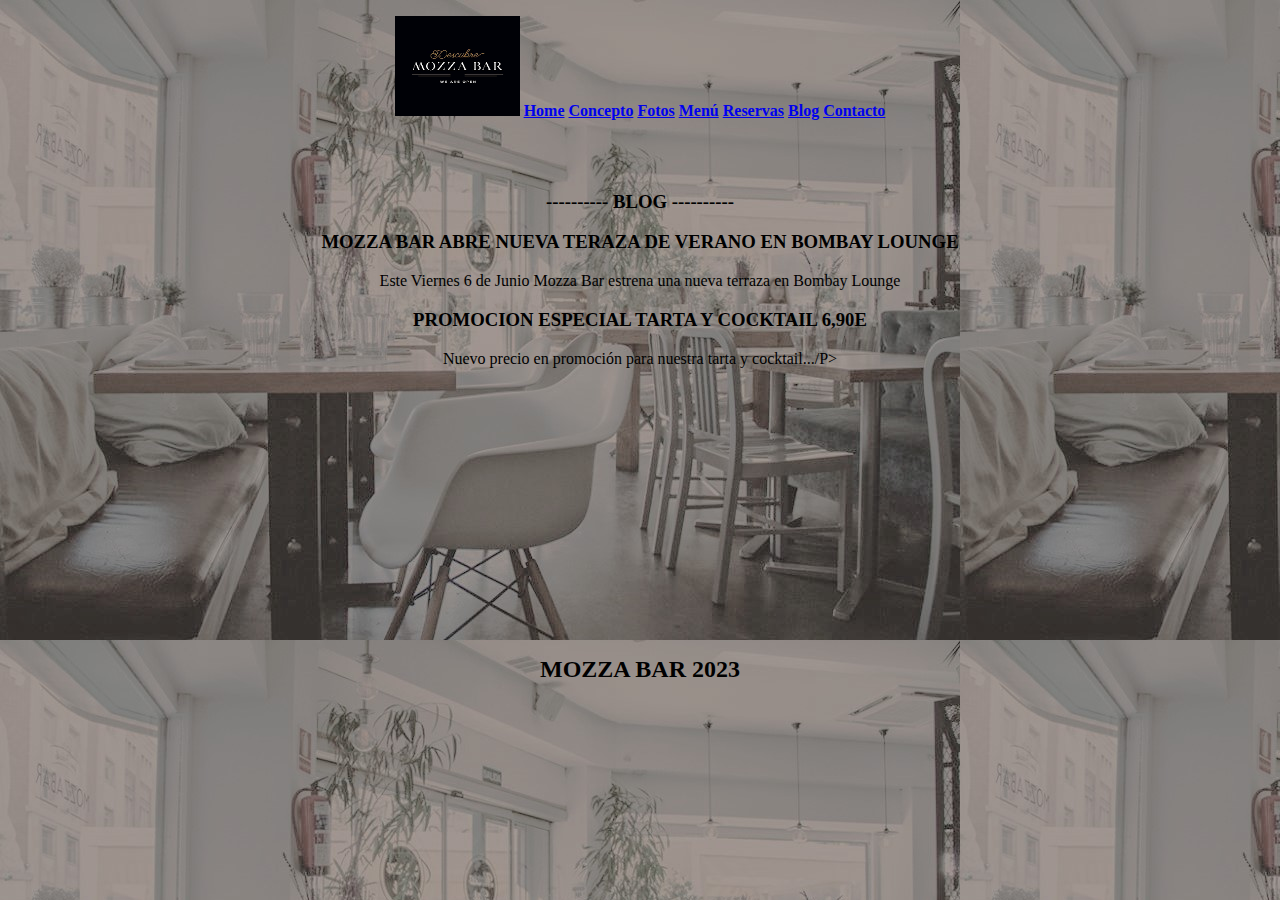
<file: Ejercicio1_MozzaBar/blog.html>
<!DOCTYPE html>
<html lang="en">
<head>
    <meta charset="UTF-8">
    <meta http-equiv="X-UA-Compatible" content="IE=edge">
    <meta name="viewport" content="width=device-width, initial-scale=1.0">
    <title>MOZZA BAR -- BLOG</title>
</head>
<body background="./img/fondo_fotos.jpg">
    <header>
        <div name="topNav">
            <nav>
                <div name="logo" align="center">
                    <p><img src="./img/logo.png" alt="Bar logotipo" width="125px" height="100px">
                    
                    <span><a href="index.html"><strong>Home</strong></a></span>
                    <span><a href="concepto.html"><strong>Concepto</strong></a></span>
                    <span><a href="fotos.html"><strong>Fotos</strong></a></span>
                    <span><a href="menu.html"><strong>Menú</strong></a></span>
                    <span><a href="reservas.html"><strong>Reservas</strong></a></span>
                    <span><a href="blog.html"><strong>Blog</strong></a></span>
                    <span><a href="contacto.html"><strong>Contacto</strong></a></span>
                    </p>
                </div>
        </nav></div>
    </header>
    <main>
        <div name="blog" align="center">
            <br><br>
            <h3>---------- BLOG ----------</h3>
            <article>
                <h3>MOZZA BAR ABRE NUEVA TERAZA DE VERANO EN BOMBAY LOUNGE</h3>
                <section>
                   <P>Este Viernes 6 de Junio Mozza Bar estrena una nueva terraza en Bombay Lounge</P>

                </section>
            </article>
            
            <article>
                <h3>PROMOCION ESPECIAL TARTA Y COCKTAIL 6,90E</h3>
                <section>
                   <P>Nuevo precio en promoción para nuestra tarta y cocktail.../P>

                </section>
            </article>
            </div>
            <br><br><br><br><br><br><br><br><br><br><br><br><br><br>
        </main>
     <footer >
            <div>
                <center><h2>MOZZA BAR 2023</h2></center>
            </div>
    
        </footer>
    </body>
    </html>
</file>
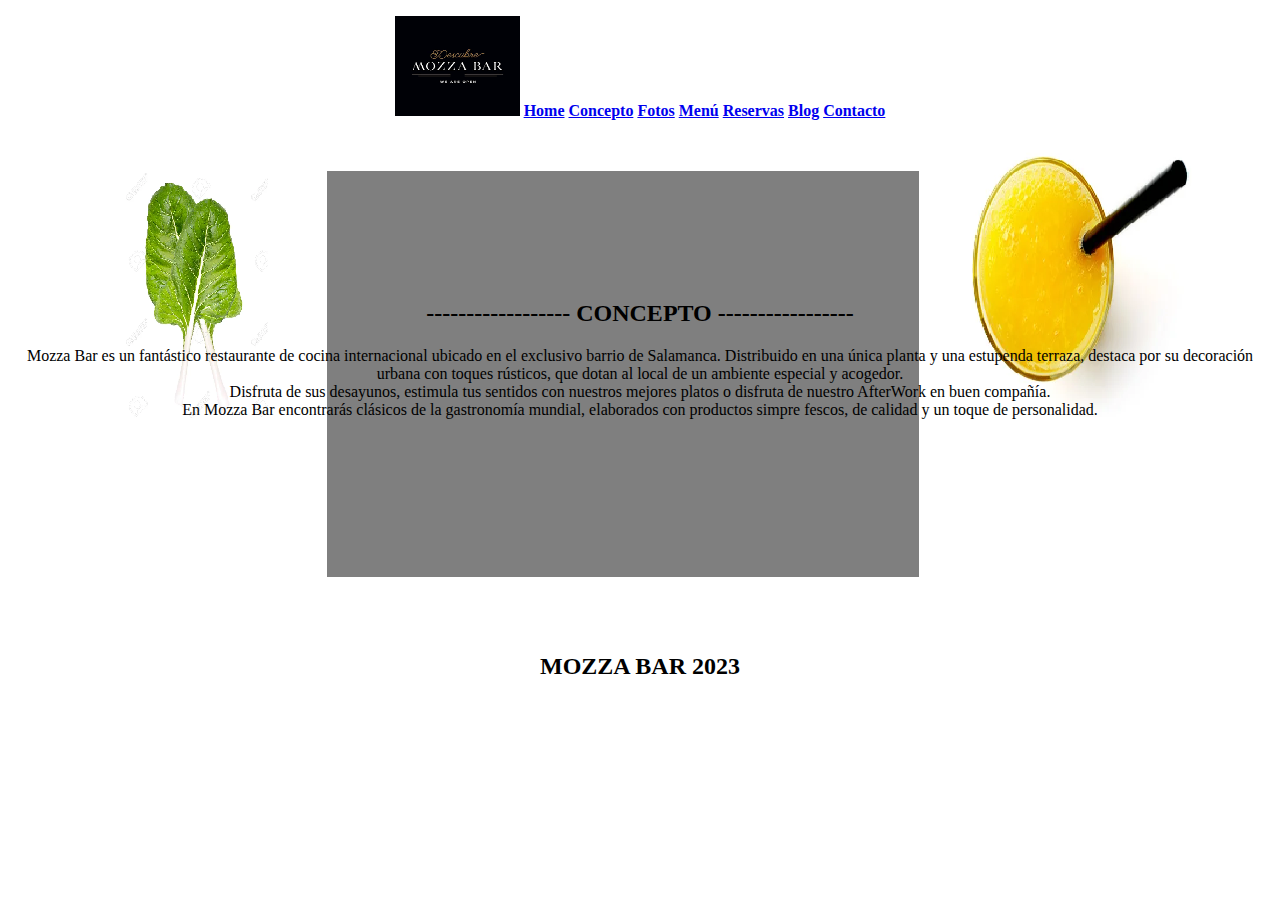
<file: Ejercicio1_MozzaBar/concepto.html>
<!DOCTYPE html>
<html lang="en">
<head>
    <meta charset="UTF-8">
    <meta http-equiv="X-UA-Compatible" content="IE=edge">
    <meta name="viewport" content="width=device-width, initial-scale=1.0">
    <title>MOZZA BAR -- CONCEPTO</title>
</head>
<body background="./img/fondo_concepto.png">
    <header>
        <div name="topNav">
            <nav>
                <div name="logo"  align="center">
                    <p><img src="./img/logo.png" alt="Bar logotipo" width="125px" height="100px">
                    
                    <span><a href="index.html"><strong>Home</strong></a></span>
                    <span><a href="concepto.html"><strong>Concepto</strong></a></span>
                    <span><a href="fotos.html"><strong>Fotos</strong></a></span>
                    <span><a href="menu.html"><strong>Menú</strong></a></span>
                    <span><a href="reservas.html"><strong>Reservas</strong></a></span>
                    <span><a href="blog.html"><strong>Blog</strong></a></span>
                    <span><a href="contacto.html"><strong>Contacto</strong></a></span>
                    </p>
                </div>
        </nav></div>
    </header>
    <main>
        <br><br><br><br><br><br><br><br>
        <div name="concepto" width="200px" text-align="center">
            <h2 Ffont-color:"white" align="center">------------------   CONCEPTO -----------------</h2>
            <p align="center" width="200px">
            
            Mozza Bar es un fantástico restaurante de cocina internacional ubicado en el exclusivo barrio de Salamanca.
            Distribuido en una única planta y una estupenda terraza, destaca por su decoración urbana con toques rústicos,
            que dotan al local de un ambiente especial y acogedor.
            <br>
            Disfruta de sus desayunos, estimula tus sentidos con nuestros mejores platos o disfruta de nuestro AfterWork en 
            buen compañía.
            <br>
            En Mozza Bar encontrarás clásicos de la gastronomía mundial, elaborados con productos simpre fescos, de calidad
            y un toque de personalidad.
            
            </p>
        
        <br>
        <br><br><br><br><br><br><br><br><br><br>
    </main>

    <footer >
        <div>
            <center><h2>MOZZA BAR 2023</h2></center>
        </div>

    </footer>

</body>
</html>
</file>
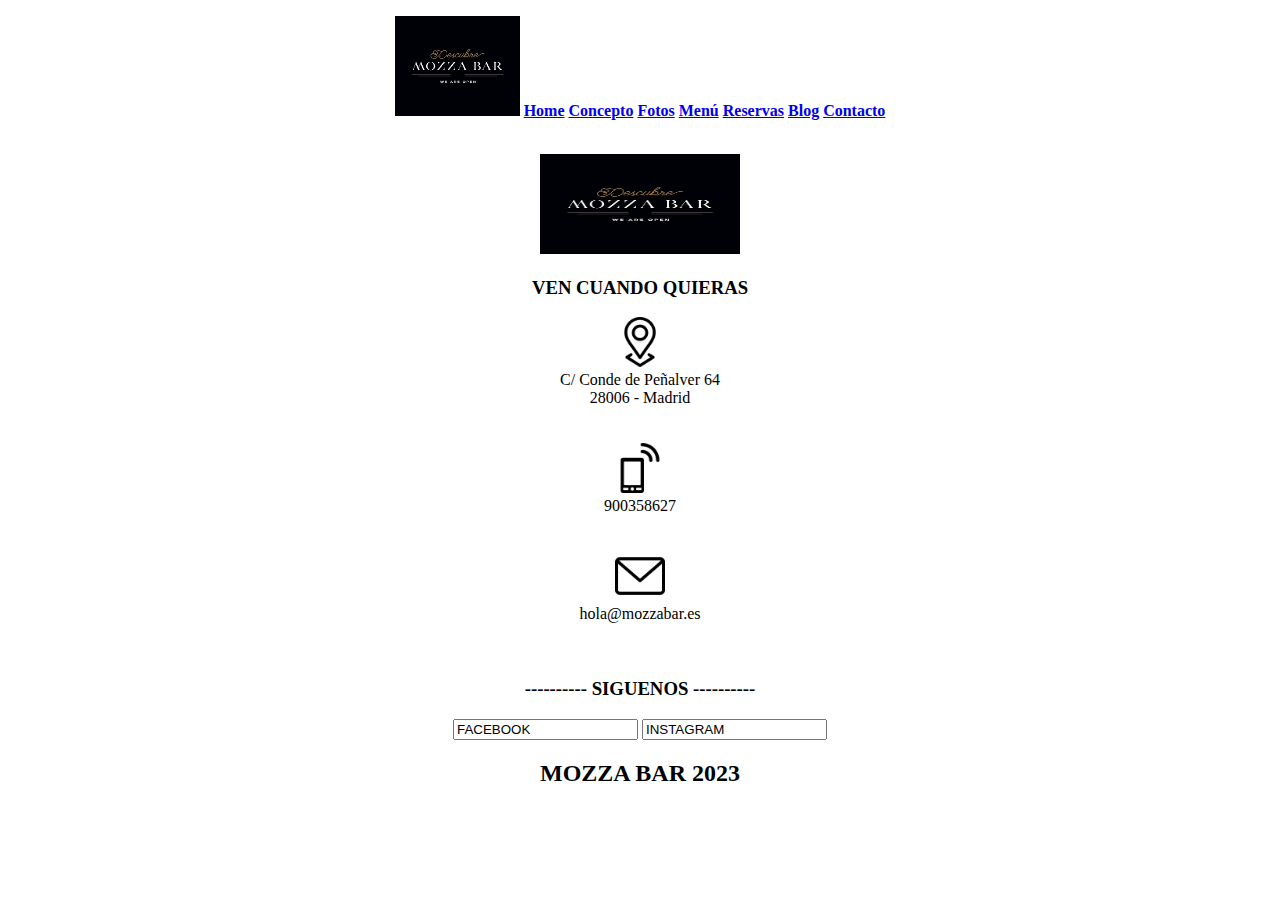
<file: Ejercicio1_MozzaBar/contacto.html>
<!DOCTYPE html>
<html lang="en">
<head>
    <meta charset="UTF-8">
    <meta http-equiv="X-UA-Compatible" content="IE=edge">
    <meta name="viewport" content="width=device-width, initial-scale=1.0">
    <title>MOZZA BAR -- CONTACTO</title>
</head>
<body>
    <header>
        <div name="topNav">
            <nav>
                <div name="logo"  align="center">
                    <p><img src="./img/logo.png" alt="Bar logotipo" width="125px" height="100px">
                    
                    <span><a href="index.html"><strong>Home</strong></a></span>
                    <span><a href="concepto.html"><strong>Concepto</strong></a></span>
                    <span><a href="fotos.html"><strong>Fotos</strong></a></span>
                    <span><a href="menu.html"><strong>Menú</strong></a></span>
                    <span><a href="reservas.html"><strong>Reservas</strong></a></span>
                    <span><a href="blog.html"><strong>Blog</strong></a></span>
                    <span><a href="contacto.html"><strong>Contacto</strong></a></span>

                    </p>
                </div>
        </nav></div>
    </header>
    <main>
        <div name="contacto" align="center">
            <br>
            <img src="./img/logo.png" alt="Bar logotipo" width="200px" height="100px">
            <h3>VEN CUANDO QUIERAS</h3>
            <nav>
                <span><img src="./img/icon_ubicacion.png" width="50px" height="50px" alt="icono ubicacion">
                    <br>C/ Conde  de Peñalver 64<br>28006 - Madrid<br><br><br>
                </span>
                <span><img src="./img/icono_phone.png" width="50px" height="50px" alt="icono telefono">
                    <br>900358627<br><br><br>
                </span>
                <span><img src="./img/icono_sobre.png" width="50px" height="50px" alt="icono ubicacion">
                    <br>hola@mozzabar.es
                </span>
            
            </nav>
            <br><br>
            <h3>---------- SIGUENOS ----------</h3>
            <input type="=button" value="FACEBOOK" id="facebookButton">
            <input type="=button" value="INSTAGRAM" id="instagramButton">

        </div>


    </main>
    <footer >
        <div>
            <center><h2>MOZZA BAR 2023</h2></center>
        </div>

    </footer>
</body>
</html>
</file>
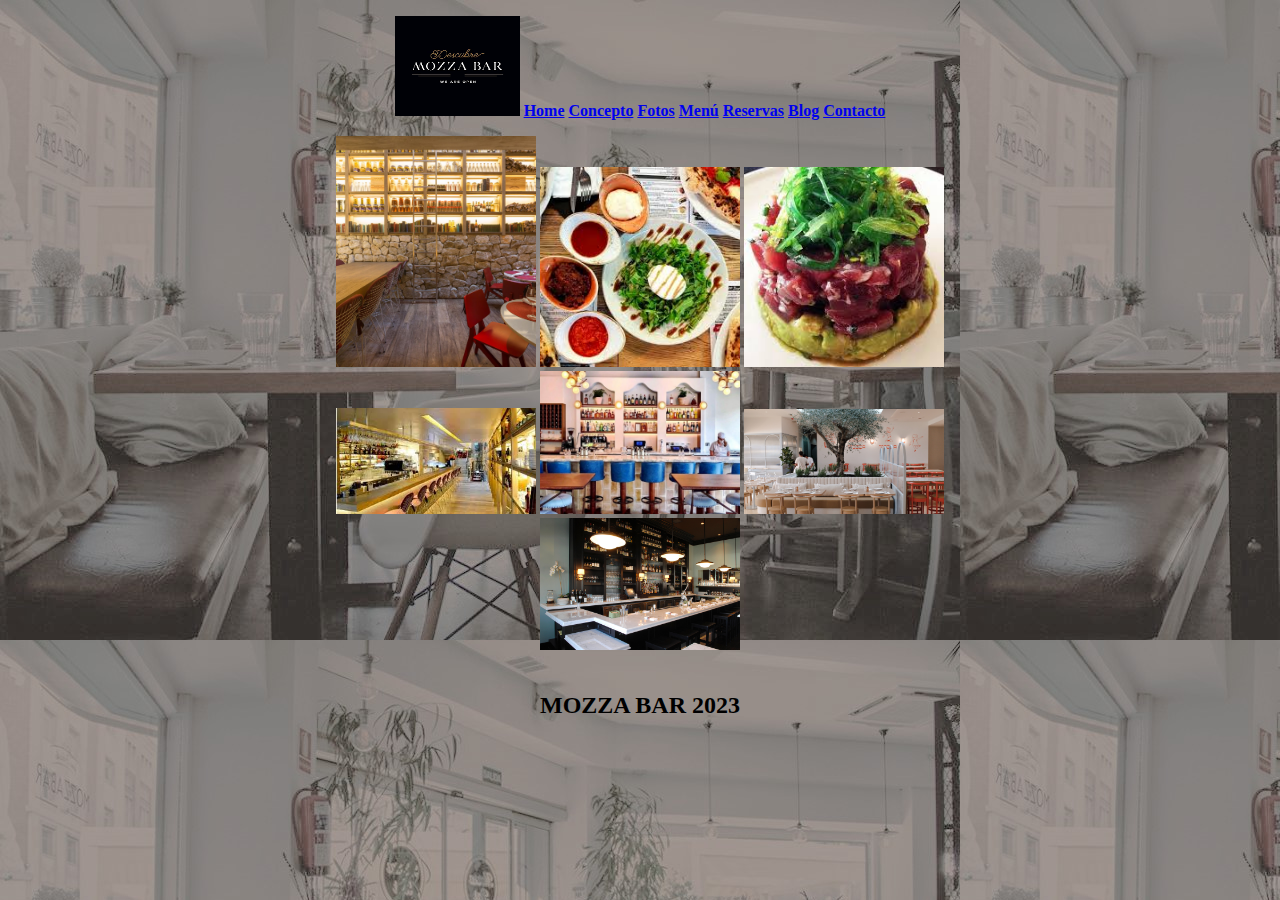
<file: Ejercicio1_MozzaBar/fotos.html>
<!DOCTYPE html>
<html lang="en">
<head>
    <meta charset="UTF-8">
    <meta http-equiv="X-UA-Compatible" content="IE=edge">
    <meta name="viewport" content="width=device-width, initial-scale=1.0">
    <title>MOZZA BAR -- FOTOS</title>
</head>
<body background="./img/fondo_fotos.jpg">
    <header>
        <div name="topNav">
            <nav>
                <div name="logo" align="center">
                    <p><img src="./img/logo.png" alt="Bar logotipo" width="125px" height="100px">
                    
                    <span><a href="index.html"><strong>Home</strong></a></span>
                    <span><a href="concepto.html"><strong>Concepto</strong></a></span>
                    <span><a href="fotos.html"><strong>Fotos</strong></a></span>
                    <span><a href="menu.html"><strong>Menú</strong></a></span>
                    <span><a href="reservas.html"><strong>Reservas</strong></a></span>
                    <span><a href="blog.html"><strong>Blog</strong></a></span>
                    <span><a href="contacto.html"><strong>Contacto</strong></a></span>
                    </p>
                </div>
        </nav></div>
    </header>
    <main>
        <div name="photocontainer1" align="center">

            <img src="./img/foto1.jpg" alt="foto1" width="200px" heigth="200px">
            <img src="./img/foto2.jpg" alt="foto2" width="200px" heigth="200px">
            <img src="./img/foto3.jpg" alt="foto3" width="200px" heigth="200px">
        </div>
        <div name="photocontainer2" align="center">

            <img src="./img/foto4.jpg" alt="foto4" width="200px" heigth="200px">
            <img src="./img/foto5.jpg" alt="foto5" width="200px" heigth="200px">
            <img src="./img/foto6.png" alt="foto6" width="200px" heigth="200px">
        </div>
        <div name="photocontainer3" align="center">

            <img src="./img/foto7.jpg" alt="foto1" width="200px" heigth="150px">
            
        </div>
        <br>
    </main>
    <footer >
        <div>
            <center><h2>MOZZA BAR 2023</h2></center>
        </div>

    </footer>
</body>
</html>
</file>
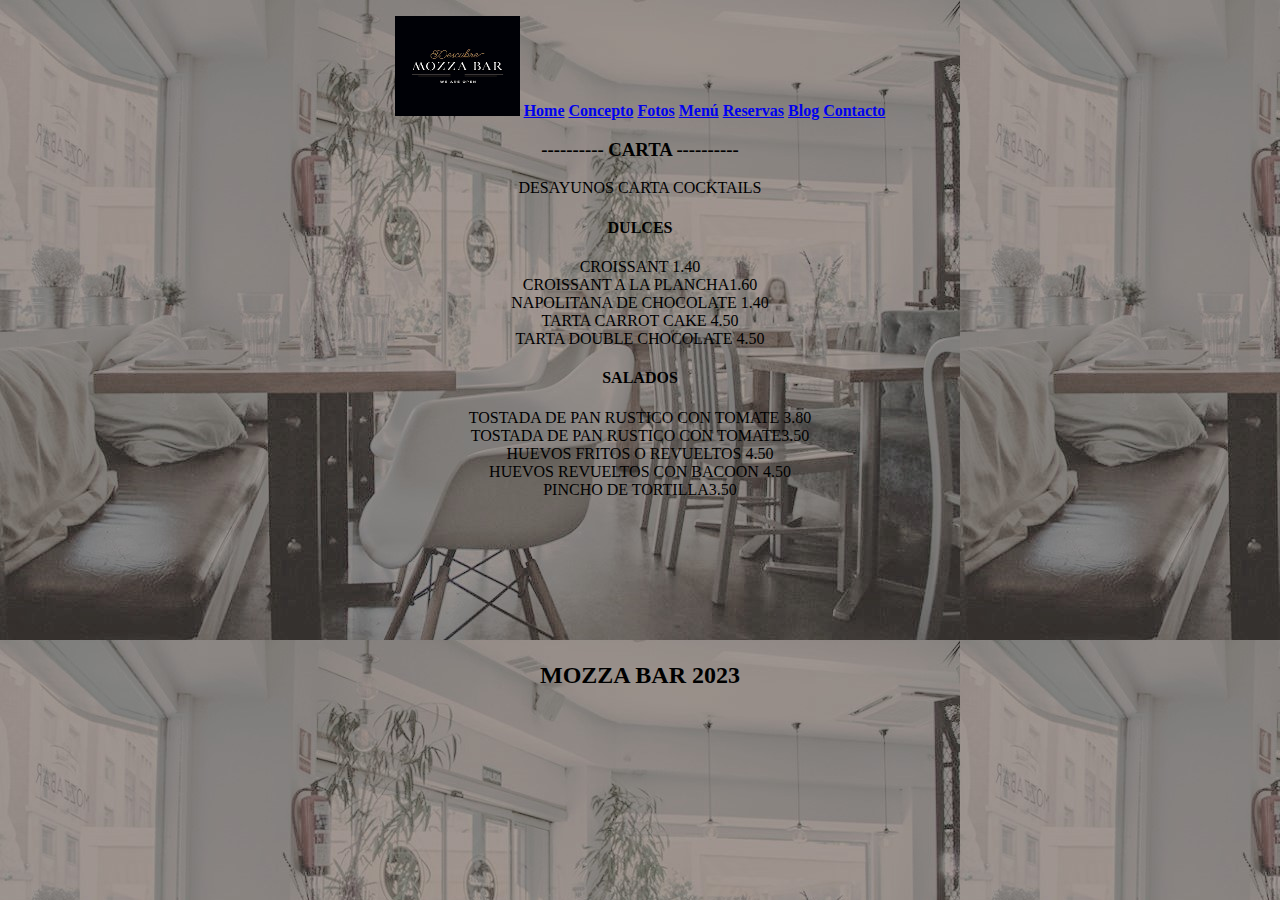
<file: Ejercicio1_MozzaBar/menu.html>
<!DOCTYPE html>
<html lang="en">
<head>
    <meta charset="UTF-8">
    <meta http-equiv="X-UA-Compatible" content="IE=edge">
    <meta name="viewport" content="width=device-width, initial-scale=1.0">
    <title>MOZZA BAR -- MENU</title>
</head>
<body background="./img/fondo_fotos.jpg">
    <header>
        <div name="topNav">
            <nav>
                <div name="logo" align="center">
                    <p><img src="./img/logo.png" alt="Bar logotipo" width="125px" height="100px">
                    
                    <span><a href="index.html"><strong>Home</strong></a></span>
                    <span><a href="concepto.html"><strong>Concepto</strong></a></span>
                    <span><a href="fotos.html"><strong>Fotos</strong></a></span>
                    <span><a href="menu.html"><strong>Menú</strong></a></span>
                    <span><a href="reservas.html"><strong>Reservas</strong></a></span>
                    <span><a href="blog.html"><strong>Blog</strong></a></span>
                    <span><a href="contacto.html"><strong>Contacto</strong></a></span>
                    </p>
                </div>
        </nav></div>
        <main>
            <div name="cartaNav" align="center">
            <h3>---------- CARTA ----------</h3>
            <nav>
                <span>DESAYUNOS</span>
                
                <span>CARTA</span>

                <span>COCKTAILS</span>

            </nav>
            <div name="cartaContent">
            
                <article>
                    <h4>DULCES</h4>
                    <section>CROISSANT <span>1.40</span></section>
                    <section>CROISSANT A LA PLANCHA<span>1.60</span></section>
                    <section>NAPOLITANA DE CHOCOLATE <span>1.40</span></section>
                    <section>TARTA CARROT CAKE <span>4.50</span></section>
                    <section>TARTA DOUBLE CHOCOLATE <span>4.50</span></section>
                </article>
           
                <article>
                    <h4>SALADOS</h4>
                    <section>TOSTADA DE PAN RUSTICO CON TOMATE <span>3.80</span></section>
                    <section>TOSTADA DE PAN RUSTICO CON TOMATE<span>3.50</span></section>
                    <section>HUEVOS FRITOS O REVUELTOS <span>4.50</span></section>
                    <section>HUEVOS REVUELTOS CON BACOON <span>4.50</span></section>
                    <section>PINCHO DE TORTILLA<span>3.50</span></section>
                </article>
                
            </div>
            <br><br><br><br><br><br><br><br>
        </main>
        <footer >
            <div>
                <center><h2>MOZZA BAR 2023</h2></center>
            </div>
    
        </footer>
    </header>
</file>
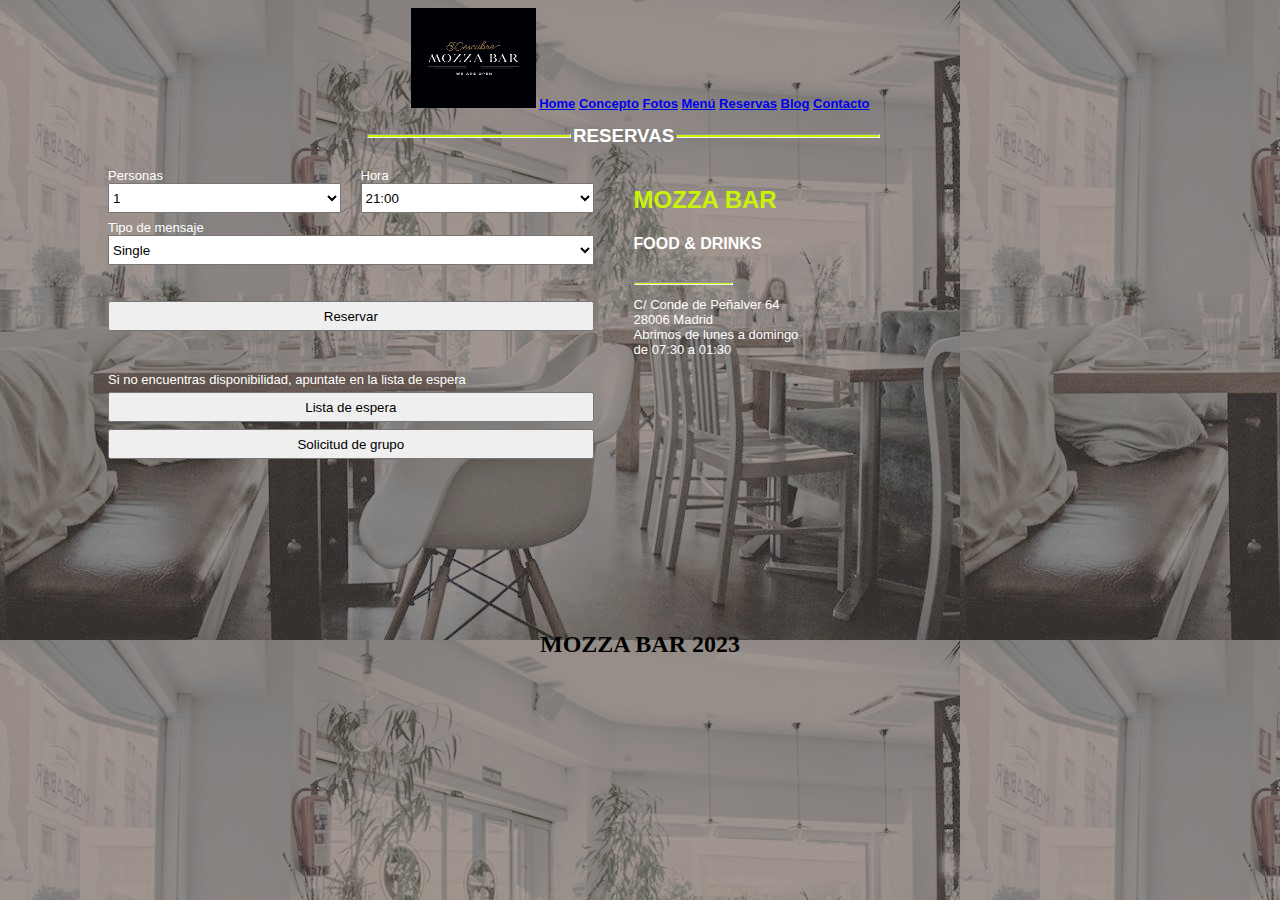
<file: Ejercicio1_MozzaBar/reservas.html>
<!DOCTYPE html>
<html lang="en">
<head>
    <meta charset="UTF-8">
    <meta http-equiv="X-UA-Compatible" content="IE=edge">
    <meta name="viewport" content="width=device-width, initial-scale=1.0">
    <title>MOZZA BAR -- RESERVAS</title>
    <link rel="stylesheet" href="styles.css">
</head>
<body background="./img/fondo_fotos.jpg">
    <header>
        <div name="topNav">
            <nav>
                <div name="logo" align="center">
                    <p><img src="./img/logo.png" alt="Bar logotipo" width="125px" height="100px">
                    
                    <span><a href="index.html"><strong>Home</strong></a></span>
                    <span><a href="concepto.html"><strong>Concepto</strong></a></span>
                    <span><a href="fotos.html"><strong>Fotos</strong></a></span>
                    <span><a href="menu.html"><strong>Menú</strong></a></span>
                    <span><a href="reservas.html"><strong>Reservas</strong></a></span>
                    <span><a href="blog.html"><strong>Blog</strong></a></span>
                    <span><a href="contacto.html"><strong>Contacto</strong></a></span>
                    </p>
                </div>
        </nav></div>
    </header>
    <main>
        <div class="main-container">
            <div class="box-title">
                <hr class="left-line">
                <h3 class="title">RESERVAS </h3>
                <hr class="right-line">
            </div>
       
            <div class="body-container">
                <div class="form-container">
                    <div class="row-double">
                        <div class="datos-inline">
                            <form action="" name="reservas">
                                <p>Personas</p>
                                <label for="personas">
                                    <select name="personas" class="input-text">
                                        <option value="1">1</option>
                                        <option value="2">2</option>
                                        <option value="3">3</option>
                                        <option value="4">4</option>
                                        <option value="5">5</option>
                                        <option value="6">6</option>
                                        <option value="7">7</option>
                                        <option value="8">Otras</option>
                                    </select>
                                </label>
                        </div>
                        <div class="datos-inline-empty">

                        </div>
                        <div class="datos-inline">
                                <p>Hora</p>
                                <label for="hora">
                                    <select name="hora" class="input-text">
                                        <option value="1">21:00</option>
                                        <option value="2">21:30</option>
                                        <option value="3">22:00</option>
                                        <option value="4">22:00</option>
                                        <option value="5">22:30</option>
                                        <option value="6">23:00</option>
                                        <option value="7">Otras</option>
                                    </select>
                                </label>
                        </div>
                    </div>
                    <div class="datos-block">
                        <p>Tipo de mensaje</p>
                        <label for="tipodemesa">
                            <select name="tipodemesa" class="input-text">
                                <option value="1">Single</option>
                                <option value="2">Double</option>
                                <option value="3">Group</option>
                                <option value="4">Others</option>
                               
                            </select>
                        </label>  
                    </div>
                    <div class="datos-block-empty">
                        <!-- add space between divs-->
                    </div>
                    <div class="datos-block">
                        <input type="button" value="Reservar" class="input-button">
                    </div>
                    <div class="datos-block-empty">
                        <!-- add space between divs-->
                    </div>
                    <div class="datos-block">
                        <p>Si no encuentras disponibilidad, apuntate en la lista de espera</p>
                    
                        <input type="button" value="Lista de espera" class="input-button">
                    </div>
                    <div class="datos-block">
                        <input type="button" value="Solicitud de grupo" class="input-button">
                    </div>
                    </form>
                </div>
                <div class="form-container2">
                <h2 class="title-h2">MOZZA BAR</h2>
                <h4 class="title-h4">FOOD & DRINKS</h4>
                <hr class="line-small">
                <p>C/ Conde de Peñalver 64 <br>
                28006 Madrid<br>
                Abrimos de lunes a domingo<br>
                de 07:30 a 01:30</p>
                </div>
            </div>    
            
        
        
        </div>
    
    </main>
    <footer >
        <div>
            <center><h2>MOZZA BAR 2023</h2></center>
        </div>

    </footer>
</body>
</html>
</file>
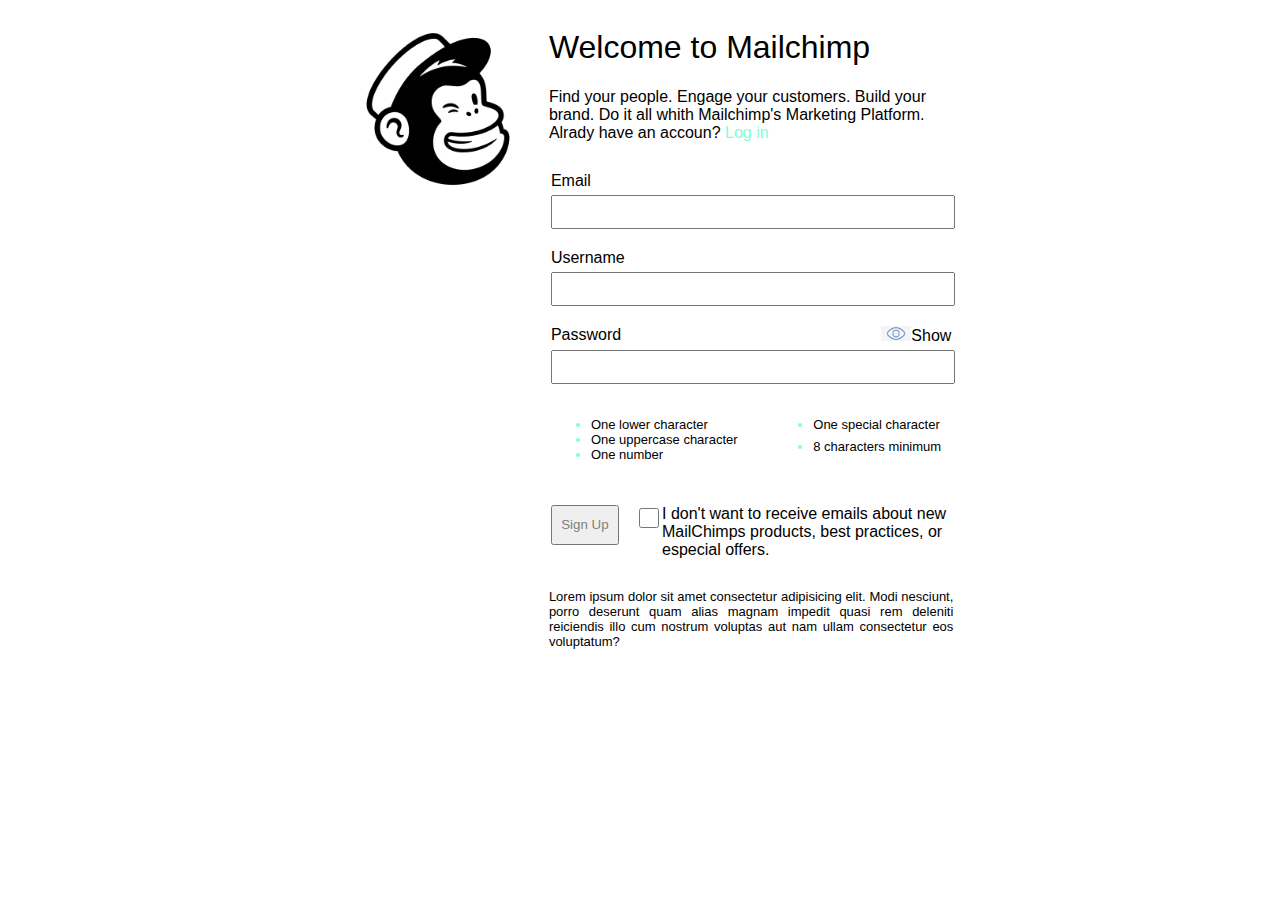
<file: Ejercicio2_Chimp/mailchimp.html>
<!DOCTYPE html>
<html lang="en">
<head>
    <meta charset="UTF-8">
    <meta http-equiv="X-UA-Compatible" content="IE=edge">
    <meta name="viewport" content="width=device-width, initial-scale=1.0">
    <title>Mailchimp Form</title>
    <link rel="stylesheet" href="./css/chimp.css">
</head>
<body>
    <div class="main-container">
        <div class="logo-container">
            <img src="./img/chimp_logo.png" alt="logo mailchimp" class="logo-img">
        </div>
        <div class="form-container font-style">
            <h1 class="font-height">Welcome to Mailchimp</h1>
            <p >Find your people. Engage your customers. Build your brand. Do it all 
            whith Mailchimp's Marketing Platform. Alrady have an accoun? <a href="">Log in</a></p>
            <form action="">
                <fieldset class="no-border">
                    <legend>Datos</legend>
                    <div>Email</div>
                    <div><label for="email"><input type="email" name="email" class="caja-input"></label></div>
                    <div>Username</div>
                    <div><label for="username"><input type="text" name="username" class="caja-input"></label></div>
                    <div class="box-password"><span>Password</span><span class=""><img src="img/eye_icon.png" class="icon-img">Show</span></div>
                    <div><label for="password"><input type="password" name="password" class="caja-input" required pattern="((?=.*\d)(?=.*[A-Z])(?=.*[a-z])(?=.*\W)\w.{6,18}\w)"></label></div>
                    <section class="listas">
                        <ul class="list">
                            <li><span>One lower character</span> </li>
                            <li><span>One uppercase character</span></li>
                            <li><span>One number</span> </li>
                        </ul>
                        <ul class="list">
                            <li><span>One special character</li> 
                            <li><span>8 characters minimum </span></li>
                        </ul>
                    </section>
                    <div class="endform">
                        <div class="button-container">
                            <input type="submit" value="Sign Up" class="button-sign">
                        </div>
                        <div>
                            <input type="checkbox" name="accept" class="check-accept">
                        </div>
                        <div>I don't want to receive emails about new MailChimps products,
                                 best practices, or especial offers.
                        </div>
                    </div>
                </fieldset>
        </form>
        <p class="final-p">Lorem ipsum dolor sit amet consectetur adipisicing elit. Modi nesciunt, porro deserunt quam alias magnam impedit quasi rem deleniti reiciendis illo cum nostrum voluptas aut nam ullam consectetur eos voluptatum?</p>
        </div>

    </div>
</body>
</html>
</file>
<file: Challenge_Slack/styles/main/main.css>
* {
  margin: 0;
  padding: 0;
  text-decoration: none;
  list-style: none;
}

.b-text {
  font-family: helvetica, arial;
  font-size: 16px;
  font-weight: 400;
  color: white;
}
.b-text--center {
  text-align: center;
}
.b-text--small {
  font-size: 12px;
}
.b-text--medium {
  font-size: 24px;
}
.b-text--xl {
  font-size: 36px;
}
.b-text--black {
  color: black;
}
.b-text--large {
  font-size: large;
}
.b-text--gray {
  color: gray;
}
.b-text--italic {
  font-style: italic;
}
.b-text--bold {
  font-weight: bold;
}
.b-text--margin {
  margin: 20px 20px;
}
.b-text--updownmargin {
  margin: 20px 0px;
}
.b-text--rlmargin {
  margin: 0px 20px;
}
.b-text--lineheight {
  line-height: 1.5;
}
.b-text--left {
  text-align: left;
}
.b-text__headerTitle {
  font-size: 34px;
  font-weight: 600;
  color: white;
}
.b-text__mainTitle {
  font-size: 40px;
  font-weight: 600;
  color: white;
  text-align: center;
  margin-bottom: 10px;
}
.b-text__mainTitle span {
  color: orange;
}
.b-text__newsTitle {
  font-size: 28px;
  font-weight: 600;
  color: black;
  width: 70%;
  margin: 20px 20px;
}
.b-text__newsTitle--reverse {
  text-align: right;
}
.b-text__news {
  margin: 10px 20px;
  font-size: 16px;
  font-weight: 500;
  color: black;
  width: 80%;
  line-height: 1.5;
}
.b-text__partners {
  font-size: 16px;
  font-weight: 600;
  color: black;
  background-color: #f4ede4;
  margin: 10px 30px;
}
.b-text__percent {
  font-size: 40px;
  font-weight: 700;
  color: #4a154b;
}

.b-header {
  width: 100%;
  height: 100px;
  background-color: #4a154b;
  display: flex;
  flex-direction: row;
  justify-content: space-between;
  align-items: center;
  /* display: flex;
  justify-content: space-between;
  align-items: center; */
}
.b-header__logocontainer {
  display: flex;
  flex-direction: row;
  justify-content: space-around;
  align-items: center;
}
.b-header__logoimg {
  width: 100px;
  height: 100px;
}
.b-header__mtmenu {
  width: 100%;
  margin-right: 30px;
  text-align: right;
  background-color: #4a154b;
  border: none;
  font-size: 20px;
  font-weight: 400;
  color: white;
  -webkit-appearance: none;
     -moz-appearance: none;
          appearance: none;
}
.b-header__mtmenuhamb {
  width: 30px;
  height: 30px;
  margin-right: 30px;
  text-align: right;
  background-color: #4a154b;
  border: none;
  font-size: 20px;
  font-weight: 400;
  color: white;
}
.b-header__mtmenu:hover {
  font-weight: bold;
}
.b-header__mtmenu:focus {
  outline: none;
}

/*  MENU SELECT ONLY SHOWN FOR MOBILE AND TABLET */
@media (max-width: 1023px) {
  .b-header__navcontainer {
    display: none;
  }
}
@media (min-width: 1024px) {
  .b-header__mtmenuhamb {
    display: none;
  }
  .b-header {
    display: flex;
    flex-direction: row;
    justify-content: space-between;
    align-items: center;
  }
  .b-header__logocontainer {
    margin-left: 5%;
  }
  .b-header__navcontainer {
    width: 100%;
    display: flex;
    justify-content: space-between;
    margin: 0px 20px;
  }
  .b-header__dnav {
    display: flex;
    flex-direction: row;
    justify-content: flex-start;
    align-items: center;
  }
  .b-dnav__select {
    display: flex;
    flex-direction: row;
    justify-content: left;
    align-items: center;
    gap: 20px;
  }
  .b-dnav__item {
    border: 2px solid transparent;
  }
  .b-dnav__item:hover {
    border-bottom: 2px solid white;
  }
}
@media (min-width: 1285px) {
  #buttonHeader {
    display: block;
    display: flex;
    flex-direction: row;
    justify-content: center;
    align-items: center;
  }
}
.b-main {
  width: 100%;
  display: flex;
  flex-direction: column;
  justify-content: center;
  align-items: center;
  background-color: #f4ede4;
}
.b-main__topcontainer {
  width: 100%;
  display: flex;
  flex-direction: column;
  justify-content: center;
  align-items: center;
  background-color: #4a154b;
}
.b-main__trustcontainer {
  width: 100%;
  height: 250px;
  background-color: #f4ede4;
  /* @include flex(column,center,center);*/
}
.b-main__newscontainer {
  width: 100%;
  display: flex;
  flex-direction: column;
  justify-content: center;
  align-items: center;
  margin-top: 40px;
  background-color: #f4ede4;
}
.b-main__knowcontainer {
  width: 100%;
  display: flex;
  flex-direction: column;
  justify-content: center;
  align-items: center;
  background-color: white;
}
.b-main__topics {
  width: 100%;
  display: flex;
  flex-direction: column;
  justify-content: center;
  align-items: center;
  background-color: white;
  padding: 30px 0px;
}
.b-main__explore {
  width: 100%;
  display: flex;
  flex-direction: column;
  justify-content: center;
  align-items: center;
  background-color: #f4ede4;
}
.b-main__discover {
  width: 100%;
  height: 350px;
  display: flex;
  flex-direction: column;
  justify-content: start;
  align-items: center;
  background-color: #4a154b;
  border-bottom-right-radius: 30%;
  border-bottom-left-radius: 30%;
  padding-top: 50px;
  margin-bottom: 50px;
}
.b-main__discoverimg {
  width: 100%;
  height: 125px;
}

.b-button__white {
  width: 70%;
  font-family: helvetica, arial;
  font-size: 12px;
  font-weight: 800;
  color: #4a154b;
  display: flex;
  flex-direction: row;
  justify-content: center;
  align-items: center;
  background-color: white;
  text-transform: uppercase;
  margin: 20px 0px;
  height: 50px;
  border-radius: 10px;
  border: 2px solid white;
  -o-object-fit: fill;
     object-fit: fill;
}
.b-button__white--border {
  border: 2px solid #852487;
  width: 70%;
  max-width: 70%;
}
.b-button__white--reverse {
  background-color: #852487;
  margin: 0px 0px;
  color: white;
  width: 70%;
  max-width: 70%;
}
.b-button__white--reverse:hover {
  background-color: #4a154b;
}
.b-button__white--header {
  width: 140px;
  max-width: 140px;
  height: 30px;
  font-size: 12px;
  font-weight: 400;
}
.b-button__white--headerReverse {
  width: 250px;
  max-width: 250px;
  height: 30px;
  font-size: 12px;
  font-weight: 400;
  color: white;
  background-color: #4a154b;
  display: none;
  text-align: center;
  vertical-align: middle;
}
.b-button__white:hover {
  border: 3px solid #4a154b;
  transition: none;
}
.b-button__logo {
  width: 20px;
  height: 20px;
  padding: 2px;
  margin-left: 2px;
}
.b-button__blue {
  width: 70%;
  font-family: helvetica, arial;
  font-size: 12px;
  font-weight: 800;
  color: white;
  display: flex;
  flex-direction: row;
  justify-content: start;
  align-items: center;
  background-color: #007aFF;
  text-transform: uppercase;
  margin: 2px 0px;
  height: 50px;
  border-radius: 10px;
  border: 2px solid #007aFF;
}
.b-button__blue:hover {
  border: 2px solid #4a154b;
  transition: none;
}
.b-button__blue span {
  width: 100%;
  text-align: center;
}

.b-topcontainer__title {
  width: 90%;
  display: flex;
  flex-direction: column;
  justify-content: center;
  align-items: center;
}
.b-topcontainer__img {
  width: 100%;
  -o-object-fit: cover;
     object-fit: cover;
  display: flex;
  flex-direction: column;
  justify-content: center;
  align-items: center;
}
.b-topcontainer__img img {
  width: 80%;
}

@media (min-width: 768px) {
  .b-main__topcontainer {
    display: flex;
    flex-direction: row;
    width: 100%;
  }
  .b-topcontainer__title {
    margin-bottom: 40px;
    width: 65%;
    margin-top: 40px;
  }
  .b-topcontainer__img {
    width: 35%;
    -o-object-fit: cover;
       object-fit: cover;
  }
  .b-topcontainer__img img {
    width: 80%;
  }
  .b-topcontainer__title h1 {
    text-align: left;
    margin-left: 20px;
  }
  .b-topcontainer__title p {
    text-align: left;
    margin-left: 20px;
  }
  .b-topcontainer__title h1 a {
    text-align: left;
    margin-left: 20px;
  }
}
.b-logos {
  width: 100%;
  height: 100px;
  display: flex;
  flex-wrap: wrap;
  align-items: center;
  justify-content: space-around;
  background-color: #f4ede4;
}
.b-logos__airbnb {
  width: 30%;
  margin: 10px;
  max-width: -moz-fit-content;
  max-width: fit-content;
}
.b-logos__nasa {
  width: 10%;
  margin: 10px;
  max-width: -moz-fit-content;
  max-width: fit-content;
}
.b-logos__uber {
  width: 30%;
  margin: 10px;
  max-width: -moz-fit-content;
  max-width: fit-content;
}
.b-logos__target {
  width: 10%;
  margin: 10px;
  max-width: -moz-fit-content;
  max-width: fit-content;
}
.b-logos__nytimes {
  width: 60%;
  margin: 10px;
  max-width: -moz-fit-content;
  max-width: fit-content;
}
.b-logos__etsy {
  width: 20%;
  margin: 10px;
  max-width: -moz-fit-content;
  max-width: fit-content;
}
.b-logos__img {
  max-width: 100%;
  height: 50px;
  background-color: #f4ede4;
}

.b-news {
  width: 100%;
}
.b-news__item {
  width: 100%;
  display: flex;
  flex-direction: column;
  justify-content: center;
  align-items: flex-start;
  margin: 30px 10px;
}
.b-news__itemReverse {
  width: 100%;
  display: flex;
  flex-direction: column;
  justify-content: center;
  align-items: flex-end;
}
.b-news__img {
  width: 100%;
  height: 300px;
}
.b-news__link {
  font-size: 16px;
  font-weight: 600;
  color: #1e6da8;
  width: 60%;
  margin: 10px 20px;
}
.b-news__link:hover {
  text-decoration: underline;
}

@media (max-width: 767px) {
  .b-news__item {
    width: 100%;
    display: flex;
    flex-direction: column;
    justify-content: center;
    align-items: flex-start;
    margin: 30px 10px;
  }
  .b-news__itemimg {
    width: 85%;
  }
  .b-item__Reverse {
    width: 100%;
    display: flex;
    flex-direction: column;
    justify-content: center;
    align-items: flex-end;
  }
  .b-news__itemReverseimg {
    width: 85%;
  }
}
@media (min-width: 768px) and (max-width: 1023px) {
  .b-news__itemimg {
    width: 85%;
  }
  .b-news__img {
    width: 100%;
    height: 300px;
  }
  .b-news__item {
    width: 100%;
    display: flex;
    flex-direction: column;
    justify-content: center;
    align-items: flex-start;
    margin: 30px 50px;
  }
  .b-news__item h2 {
    margin-left: 60px;
    width: 70%;
  }
  .b-news__item p {
    margin-left: 60px;
    width: 70%;
  }
  .b-news__item a {
    margin-left: 60px;
    width: 70%;
  }
  .b-news__itemReverse {
    width: 100%;
    display: flex;
    flex-direction: column;
    justify-content: center;
    align-items: flex-end;
  }
  .b-news__itemReverseimg {
    width: 85%;
  }
  .b-news__itemReversetxt {
    display: flex;
    flex-direction: column;
    justify-content: center;
    align-items: flex-end;
  }
  .b-news__itemReverse h2 {
    margin-right: 60px;
    width: 70%;
    text-align: left;
  }
  .b-news__itemReverse p {
    margin-right: 60px;
    width: 70%;
    text-align: left;
  }
  .b-news__itemReverse a {
    margin-right: 60px;
    width: 70%;
    text-align: left;
  }
}
@media (min-width: 1024px) {
  .b-news__itemimg {
    width: 50%;
  }
  .b-news__img {
    width: 100%;
    height: 300px;
  }
  .b-news__itemtxt {
    width: 50%;
  }
  .b-news__itemtxt h2 {
    margin-left: 60px;
  }
  .b-news__itemtxt p {
    margin-left: 60px;
  }
  .b-news__itemtxt a {
    margin-left: 60px;
  }
  .b-news__item {
    width: 100%;
    display: flex;
    flex-direction: row;
    justify-content: center;
    align-items: flex-start;
    margin: 30px 50px;
  }
  .b-news__itemReverse {
    width: 100%;
    display: flex;
    flex-direction: row;
    justify-content: center;
    align-items: flex-end;
    flex-direction: row-reverse;
  }
  .b-news__itemReverseimg {
    width: 50%;
  }
  .b-news__itemReversetxt {
    width: 50%;
    display: flex;
    flex-direction: column;
    justify-content: center;
    align-items: left;
  }
  .b-news__itemReversetxt h2 {
    margin-left: 60px;
  }
  .b-news__itemReversetxt p {
    margin-left: 60px;
  }
  .b-news__itemReversetxt a {
    margin-left: 60px;
  }
}
.b-know {
  background-color: white;
}
.b-know__title {
  width: 100%;
  display: flex;
  flex-direction: column;
  justify-content: center;
  align-items: center;
  background-color: white;
}
.b-know__buttons {
  width: 100%;
  display: flex;
  flex-direction: column;
  justify-content: center;
  align-items: center;
  background-color: white;
}
.b-know__data {
  width: 100%;
  display: flex;
  flex-direction: column;
  justify-content: center;
  align-items: center;
}
.b-know__datadiv {
  width: 60%;
  display: flex;
  flex-direction: column;
  justify-content: center;
  align-items: center;
  margin: 20px 0px;
}
.b-know__button {
  width: 100%;
}

@media (max-width: 767px) {
  .b-know__buttons {
    width: 100%;
    display: flex;
    flex-direction: column;
    justify-content: center;
    align-items: center;
    background-color: white;
  }
  .b-know__data {
    width: 100%;
    display: flex;
    flex-direction: column;
    justify-content: center;
    align-items: center;
    margin-bottom: 20px;
  }
}
@media (min-width: 768px) {
  .b-know__buttons {
    width: 80%;
    display: flex;
    flex-direction: row;
    justify-content: center;
    align-items: center;
    background-color: white;
  }
  .b-know__data {
    width: 90%;
    display: flex;
    flex-direction: row;
    justify-content: center;
    align-items: center;
    margin-bottom: 20px;
  }
}
.b-topics {
  width: 100%;
  display: flex;
  flex-direction: column;
  justify-content: center;
  align-items: flex-start;
  margin: 20px 0px;
}
.b-topics__img {
  width: 100%;
}
.b-topics__footer {
  width: 100%;
  margin: 20px 10px;
}

@media (min-width: 1024px) {
  .b-topics {
    display: flex;
    flex-direction: row;
    justify-content: center;
    align-items: center;
  }
  .b-topics__imgcontainer {
    width: 50%;
  }
  .b-topics__text {
    width: 50%;
  }
}
.b-explore__title {
  margin: 40px 10px;
}
.b-explore__item {
  width: 70%;
  display: flex;
  flex-direction: column;
  justify-content: center;
  align-items: left;
  background-color: #f4ede4;
  position: relative;
}
.b-explore__itemfirst {
  width: 100%;
  background-color: white;
}
.b-explore__itemsecond {
  width: 100%;
  display: none;
  background-color: white;
  position: absolute;
}
.b-explore__itemthird {
  width: 100%;
  display: none;
  background-color: white;
  position: absolute;
}
.b-explore__itemfourth {
  width: 100%;
  display: none;
  background-color: white;
  position: absolute;
}
.b-explore__img {
  width: 100%;
  margin-bottom: 20px;
  text-align: center;
}
.b-explore__link {
  font-size: 16px;
  font-weight: 600;
  color: #1e6da8;
  margin-top: 30px;
}
.b-explore__buttons {
  width: 100%;
  display: flex;
  flex-direction: row;
  justify-content: center;
  align-items: center;
  background-color: #f4ede4;
  margin: 20px 0px;
}
.b-explore__button {
  width: 20px;
  height: 20px;
  margin: 10px;
  border-radius: 50%;
  background-color: #e642e8;
}
.b-explore__button:hover {
  background-color: #4a154b;
}

@media (max-width: 767px) {
  .b-explore__item {
    width: 70%;
    display: flex;
    flex-direction: column;
    justify-content: center;
    align-items: left;
    background-color: #f4ede4;
    position: relative;
  }
  .b-explore__itemfirst {
    width: 100%;
    background-color: white;
  }
  .b-explore__itemsecond {
    width: 100%;
    display: none;
    background-color: white;
    position: absolute;
  }
  .b-explore__itemthird {
    width: 100%;
    display: none;
    background-color: white;
    position: absolute;
  }
  .b-explore__itemfourth {
    width: 100%;
    display: none;
    background-color: white;
    position: absolute;
  }
  .b-explore__buttons {
    width: 100%;
    display: flex;
    flex-direction: row;
    justify-content: center;
    align-items: center;
    background-color: #f4ede4;
    margin: 20px 0px;
  }
}
@media (min-width: 768px) and (max-width: 1023px) {
  .b-explore__item {
    position: unset;
    display: flex;
    flex-wrap: wrap;
    flex-direction: row;
    margin-bottom: 30px;
  }
  .b-explore__itemfirst {
    visibility: visible;
    position: unset;
    width: 40%;
    margin: 10px;
  }
  .b-explore__itemsecond {
    /*visibility: visible;*/
    position: unset;
    display: unset;
    width: 40%;
    margin: 10px;
  }
  .b-explore__itemthird {
    position: unset;
    display: unset;
    width: 40%;
    margin: 10px;
  }
  .b-explore__itemfourth {
    position: unset;
    display: unset;
    width: 40%;
    margin: 10px;
  }
  .b-explore__buttons {
    display: none;
  }
}
@media (min-width: 1024px) {
  .b-explore__item {
    position: unset;
    display: flex;
    flex-wrap: wrap;
    flex-direction: row;
    margin-bottom: 30px;
  }
  .b-explore__itemfirst {
    visibility: visible;
    position: unset;
    width: 20%;
    margin: 10px;
  }
  .b-explore__itemsecond {
    /*visibility: visible;*/
    position: unset;
    display: unset;
    width: 20%;
    margin: 10px;
  }
  .b-explore__itemthird {
    position: unset;
    display: unset;
    width: 20%;
    margin: 10px;
  }
  .b-explore__itemfourth {
    position: unset;
    display: unset;
    width: 20%;
    margin: 10px;
  }
  .b-explore__buttons {
    display: none;
  }
}
.b-discoverbuttons__div {
  display: flex;
  flex-direction: column;
  align-items: center;
  width: 80%;
}
.b-discover__button {
  max-width: 100%;
  width: 100%;
}

@media (min-width: 1024px) {
  .b-main__discover {
    height: 200px;
  }
  .b-discoverbuttons__div {
    display: flex;
    flex-direction: row;
    justify-content: center;
  }
  .b-discover__button {
    margin: 20px 10px;
  }
}
.b-mfooter {
  width: 100%;
  display: flex;
  flex-direction: column;
  align-items: flex-start;
}
.b-mfooter__logo {
  width: 50px;
  height: 50px;
}
.b-mfooter__nav {
  display: flex;
  flex-direction: row;
  justify-content: space-between;
  align-items: center;
  margin: 10px 20px;
  height: 50px;
  width: 90%;
}
.b-mfooter__ico {
  width: 20px;
  height: 20px;
}
.b-mfooter__downnav {
  width: 100%;
  display: flex;
  flex-direction: row;
  justify-content: space-around;
  align-items: center;
}

.b-tfooter {
  width: 100%;
  display: flex;
  flex-direction: column;
  justify-content: center;
  align-items: flex-start;
}
.b-tfooter__nav {
  display: flex;
  flex-direction: column;
  justify-content: center;
  align-items: flex-start;
  margin-top: 20px;
}
.b-tfooter__sections {
  width: 100%;
  display: flex;
  flex-wrap: wrap;
  flex-direction: row;
  justify-content: space-around;
  align-items: center;
}

@media (max-width: 476px) {
  .b-mfooter {
    display: block;
  }
  .b-tfooter {
    display: none;
  }
}
@media (min-width: 477px) {
  .b-mfooter {
    display: none;
  }
  .b-tfooter {
    display: flex;
  }
}
.navbar {
  width: 100%;
  box-shadow: 0 1px 4px rgba(146, 161, 176, 0.15);
}

.nav-container {
  display: flex;
  justify-content: space-between;
  align-items: center;
}

.navbar .menu-items {
  display: flex;
  background-color: white;
}

.navbar .nav-container li {
  list-style: none;
}

.navbar .nav-container a {
  text-decoration: none;
  color: black;
  font-weight: 500;
  font-size: 1.2rem;
  padding: 0.7rem;
  font-family: helvetica, arial;
}

.navbar .nav-container a:hover {
  font-weight: bolder;
}

.nav-container {
  display: block;
  position: relative;
  height: 50px;
}

.nav-container .checkbox {
  position: absolute;
  display: block;
  height: 32px;
  width: 32px;
  top: 0px;
  left: 0px;
  z-index: 5;
  opacity: 0;
  cursor: pointer;
}

.nav-container .hamburger-lines {
  display: block;
  height: 26px;
  width: 32px;
  position: absolute;
  top: 0px;
  left: 0px;
  z-index: 2;
  display: flex;
  flex-direction: column;
  justify-content: space-between;
}

.nav-container .hamburger-lines .line {
  display: block;
  height: 4px;
  width: 100%;
  border-radius: 10px;
  background: white;
}

.nav-container .hamburger-lines .line1 {
  transform-origin: 0% 0%;
  transition: transform 0.4s ease-in-out;
}

.nav-container .hamburger-lines .line2 {
  transition: transform 0.2s ease-in-out;
}

.nav-container .hamburger-lines .line3 {
  transform-origin: 0% 100%;
  transition: transform 0.4s ease-in-out;
}

.navbar .menu-items {
  padding-top: 30px;
  width: 500px;
  transform: translate(-400px);
  display: flex;
  flex-direction: column;
  margin-top: 0px;
  padding-left: 0px;
  transition: transform 0.5s ease-in-out;
  text-align: center;
  display: none;
}

.navbar .menu-items li {
  margin-bottom: 10px;
  font-size: 2rem;
  font-weight: 500;
  height: 60px;
}

.nav-container input[type=checkbox]:checked ~ .menu-items {
  transform: translateX(0);
  display: flex;
  align-items: flex-start;
  transform: translate(-80%);
  position: absolute;
  top: -20px;
  left: 20%;
  height: 400px;
  width: 200px;
}

.nav-container input[type=checkbox]:checked ~ .hamburger-lines .line1 {
  transform: rotate(45deg);
  background-color: #4a154b;
}

.nav-container input[type=checkbox]:checked ~ .hamburger-lines .line2 {
  transform: scaleY(0);
  background-color: #4a154b;
}

.nav-container input[type=checkbox]:checked ~ .hamburger-lines .line3 {
  transform: rotate(-45deg);
  background-color: #4a154b;
}/*# sourceMappingURL=main.css.map */
</file>
<file: Ejercicio2_Chimp/css/styles.css>
* {
    font-family: Arial, Helvetica, sans-serif;
}
.cont-header{
    width: 100%;
    height: 60px;
    display: flex;
    justify-content: space-between;
    border-bottom: 2px solid rgb(146, 143, 143);

}
.logo{
    width:30%;
    height: 40px;
    padding: 5px;
    
}
.logo-img{
    max-width: 50%;
    width: 200px;
    height: auto;
    margin: 0px 50px;
}
a{
    color: aqua;
    text-decoration: none;
}
.cont-main{
    width: 100%;
    /* background-color: rgb(141, 141, 132); */
    height: 500px;
    display: flex;
    flex-direction: column;
    align-items: center;
}
.row1{
    width:50%;
    height: 80px;
    padding: 20px;
}
.row1 h2{
    margin: 10px;
}
.logo-sign{
    margin:0px;
    padding: 0px;
    width:20%;
    height: 30px;;
}
.input{
    width: 100%;
    height: 30px;
}
.row2{
    width:50%;
    height: 200px;
    padding: 20px;
}
.button-create{
    width:25%;
    height: 35px;
    border: 1px dashed gray;
    border-radius: 10px;
    background-color: burlywood;
    color: gray;
}
.cont-footer{
    width: 100%;
    height: 40px;
    display: flex;
    border-top: 2px solid rgb(146, 143, 143);
    margin:10px;


}
.cont-footer a{
    text-decoration: none;
    color:grey
    
}
.items-footer{
    padding: 10px;;
}
</file>
<file: Ejercicio3_Tienda/css/styles.css>
h1 {
   text-align: center;
    font-family: Verdana, Geneva, Tahoma, sans-serif;
}
.top-menu{
    width: 100%;
    display: flex;
    justify-content: space-between;
}
.main-container{
    width:100%;
    
    
    display: flex;
    flex-wrap: wrap;
    justify-content: center;
}
.item{
    width: 20%;
    height:415px;
    margin: 5px;
    padding: 5px;
    align-items: center;

}
.photo{
    width: 300px;
    height: auto;
}
p{
    text-align: center;
    margin: 0px;
}
</file>
<file: Ejercicio4_Bmv/css/styles.css>
*{
    margin: 0px;
    padding: 0px;
    list-style:none;
}
.b-header{
    width: 100%;
    height: 600px;
    background-image: url(../img/background.jpg);
    background-position: center;
    background-size: cover;
    border-radius: 0 0 200px 0;
    position: relative;
 
    
}
.b-header__nav{
    display: flex;
    width: 100%;
    height: 100px;
    justify-content: space-around;
    align-items: center;
}
.b-header__text{
    color: white;
    font-family: Arial, Helvetica, sans-serif;
}
.b-header__nav::after{
    content: "";
    width: 70%;
    height: 1px;
    background-color: rgb(177, 175, 175);
    position: absolute;
    top: 15%;

}
.b-header__items{
    display: flex;
    gap:30px;
    height: 50px;
    align-items: center;
   /* position:relative;*/
}
.b-header__icons{
    display: flex;
    align-items: center;
    gap: 30px;
    height: 50px;
}

.b-header__ico{
    width: 20px;
    height: 20px;
}
.b-header__img{
    width: 50px;
    height: 50px;
}
.b-header__button{
    width: 20%;
    height: 30px;
    color: white;
    background-color: rgb(63, 130, 218);
    border: none;
}
.b-header__access{
    position: relative;
    top: 65%;
    left: 5%;
    width: 90%;
  
}
.b-header__link{
    text-decoration: none;
    
}
.b-header__link:hover{
    color:black;
    width: 100%;
    height: 10px;
    border-bottom: 5px solid blue;
    

}
.b-header__ico:hover{
   
    border-bottom: 5px solid blue;

}
.b-main__text{
    color: gray;
    font-family: Arial, Helvetica, sans-serif;
}
.b-main__nav{
   margin-top: 10%;
   margin-left: 10%;
   width: 80%;
}
.b-main__items{
    width: 80%;
    display: flex;
    justify-content: space-between;
    gap: 30px;
}
.b-main__link{
    text-decoration: none;

}
.b-main__link:hover{
    color:black;
    width: 100%;
    height: 10px;
    border-bottom: 5px solid blue;
    font-size: large;
}
.b-section{
    margin-top: 20px;
    display: flex;
    flex-wrap: wrap;
    margin-left: 10%;
    width: 80%;
}
.b-section__item{
    width: 25%;
    
}
.b-section__img{
    width: 100%;
    height:200px;
}
.b-section__text{
    color: black;
    font-family: Arial, Helvetica, sans-serif;
}
.b-section__text--small{
    font-size: small;
    color:gray;
}
.b-aside{
    
    display: flex;
    flex-wrap: wrap;
    justify-content: space-between;
    margin-left: 10%;
    width: 80%;
    margin-top: 40px;
}
.b-aside__item{
    width:20%;
    border: 1px solid rgb(185, 185, 185);
    padding:10px;
}
.b-section__itemdown{
    width: 45%;
    border: 1px solid rgb(185, 185, 185);
    padding:10px;
}
.b-section__imgdown{
    width: 100%;
    height: 300px;
}
.b-divdown{
    
    display: flex;
    flex-wrap: wrap;
    justify-content: space-between;
    margin-left: 10%;
    width: 80%;
    margin-top: 40px;
}
.b-divdown__item{
    background-color: rgb(215, 207, 207);
    width:20%;
    height: 150px;
    font-family: Arial, Helvetica, sans-serif;
    color: rgba(81, 79, 79, 0.533); 
    justify-content: center;
    align-items:center;
    display: flex;
    position: relative;
    
}
.b-divdown__icon{
    width: 25px;
    height: 25px;
    position: absolute;
    top:20%;
    left: 45%;
}
.b-footer{
    width:100%;
    height: 250px;
    background-color: rgb(215, 207, 207);
    display: flex;
    justify-content:center;
    align-items: center;
    margin-top: 30px;
    
    position: relative;
} 
.b-footer__text{
    color: rgba(81, 79, 79, 0.533);
    font-family: Arial, Helvetica, sans-serif;
    font-size: small;
}
.b-footer__span{
   
    color:black;
    font-size: large;
    font-weight:bold;
}
.b-footer__ul{
    margin-top: 20px;
    line-height: 20px;
}
.b-footer__div{
    width: 20%;
    display: flexbox;
    justify-content: center;
    margin-top: 50px;
    
}
.b-footer__div::before{
    content:"";
    width: 80%;
    height: 1px;
    background-color: rgba(81, 79, 79, 0.533);
    position: absolute;
    top:15%;
    left: 10%;
}








/* 
.b-maincontainer{
    width: 100%;
    height: 600px;
    background-image: url(../img/background.jpg);
    background-position: center;
    border-radius: 0 0 200px 0;
    display: flex;

}
.b-maincontainer__text{
    color:white;
    font-family: Arial, Helvetica, sans-serif;
}
.b-maincontainer__box1{
    width: 20%;
    height: 100px;
}
.b-maincontainer__box2{
    width: 50%;
    height: 100px;
    position: relative;
    display: flex;
    justify-content: space-around;
    
}
.b-maincontainer__box2::after{
    content: "";
    width: 100%;
    height: 1px;
    background-color: rgb(177, 175, 175);
    position: absolute;
    top: 100%;

}

.b-maincontainer__box3{
    width: 30%;
    height: 100px;
}
.b-maincontainer__list{
    display: flex;
    
    align-content: center;
   
}
.b-maincontainer__item{
    justify-content: center;
    align-items: center;
}
*/
</file>
<file: Ejercicio1_MozzaBar/styles.css>
.main-container{
    align-self: center;
    width: 80%;
    height:500px;
    /* background-color: red; */
    padding-left: 100px;
}

.box-title{
    padding:10px;
    width:100%;
    height:30px;
    text-align: center;
    display: inline-flex;
    justify-content: space-evenly;
    align-items: center;
    margin-bottom: 5px;

}
.body-container{
    width:100%;
    height:400;
    /*background-color: green;*/
    display: flex;
    justify-content: center;
}
.left-line{
    width: 20%;
    height: 2px;
    background-color: rgb(200, 243, 9);
    margin-right: 2px;
    
    
}
.right-line{
    width: 20%;
    height: 2px;
    background-color: rgb(200, 243, 9);
    margin-left: 2px;
    
}
.title{
    color: white;
    font-family: Arial, Helvetica, sans-serif;
}
.form-container{
    width: 50%;
    height: 400px;
    /*background-color:yellow;*/
   
}
.datos-inline{
    margin-bottom: 1px;
    width: 48%;
    height: 50px;
    /*background-color: blue;*/
    padding: 0px;
    

}
.datos-inline-empty{
    margin-bottom: 1px;
    width: 4%;
    height: 50px;
    /*background-color: rgb(74, 74, 248);*/
    padding: 0px;
    

}
.datos-inline select{
    width: 100%;
}
.datos-block{
    margin-top: 2px;;
    width: 100%;
    height: 50px;
    /*background-color: aqua;*/
    padding: 0px;
    display: inline-block;
    
}   
.datos-block-empty{
    margin:0px;
    width: 100%;
    height: 20px;
    /*background-color: rgb(47, 55, 55);*/
    padding: 0px;
    display: inline-block;
    
}   
.datos-block select{
    width: 100%;
}
p{
    margin: 0px;
    font-family: Arial, Helvetica, sans-serif;
    font-size: small;
    color:white;
    padding: 0px;
}
.input-text{
    width: 95%;
    height: 30px;
    
}
.row-double{
    width: 100%;
    height: 50px;
    display: inline-flex;
    /*background-color: black;*/
    margin:0px;
}
.input-button{
    width: 100%;
    height: 30px;
    margin-top: 5px;
    
    
}
.form-container2{
    width: 50%;
    height: 400px;
    /*background-color: orange;*/
    text-align: left;
    padding-left: 40px;
    padding-top: 0px;
    
   
}
.line-small{
    width: 20%;
    height: 1px;
    background-color: rgb(200, 243, 9);
    display: inline-block;
}
.title-h2{
    font-family: Arial, Helvetica, sans-serif;
    color:rgb(200, 243, 9);
}
.title-h4{
    font-family: Arial, Helvetica, sans-serif;
    color:#FFF;
}
</file>
<file: Ejercicio2_Chimp/css/chimp.css>
.font-style{
    font-family: Verdana, Geneva, Tahoma, sans-serif;
}

.main-container{
    width: 80%;
    height: 600px;
    display: flex;
   
    margin: 0 auto;
    
  
}
.logo-container{
    width: 40%;
    height: 600px;
    text-align: right;
    
    padding-right: 10px;
   
}
.logo-img{
    width: 50%;
    height: auto;
    
    align-self: center;
}
.form-container{
    width: 40%;
    height: auto;
    
    justify-content: left;
}
.form-container a{
    text-decoration: none;
    color: aquamarine;
}
.font-height{
    font-weight:300;
}
.no-border{
    border: none;
    padding: 0px;
    margin-top: 30px;
    
}
legend{ display:none}
.caja-input{
    width: 100%;
    margin: 0px;
    padding: 0px;
    height: 30px;
    margin-top:5px;
    margin-bottom: 20px;
}
.box-password{
    display: flex;
    justify-content: space-between;
}
.icon-img{
    width: 30px;
    height: 15px;
}
.listas{
    width: 100%;
    display: flex;
    text-align: left;
}
.list{
    color:aquamarine;
    display: flex;
    flex-wrap: wrap;
    font-size: small;

}
.list span{
    color:black;
}
.endform{
    width: 100%;
    display: flex;
    margin-top: 30px;

}
.button-container{
    width:40%;
    
}
.button-sign{
    width:100%;
    height: 40px;
    color: gray;
}
.check-accept{
    width: 20px;
    height: 20px;
    margin-left: 20px;
}
.final-p{
    font-size: small;
    text-align: justify;
    margin-top: 30px;
}
</file>
<file: Apple/styles/main/main.css>
/* base reseters */
* {
  margin: 0;
  padding: 0;
  text-decoration: none;
  list-style: none;
  font-family: SfPro, Helvetica;
  /* font-size: small;*/
}
@font-face {
  font-family: SfPro;
  src: url("../../fonts/SFProText.ttf");
}

/* blocks*/
.b-header__dnav {
  display: flex;
  flex-direction: row;
  justify-content: space-between;
  height: 30px;
  align-items: center;
  width: 95%;
  margin-top: 20px;
}
.b-header__img {
  width: 30px;
  height: 30px;
}
.b-header__mtnav {
  width: 100%;
  display: flex;
  flex-direction: row;
  justify-content: space-between;
}
.b-header__mtnavmenu {
  font-size: large;
  color: #aeaeae;
}
.b-header__item {
  display: flex;
  flex-direction: column;
  justify-content: center;
  align-items: center;
  margin: 0px 10px;
  border: 2px solid transparent;
}
.b-header__item:hover {
  border-bottom: 2px solid blue;
}
.b-header__itemimg {
  width: 50px;
  height: 50px;
}

.b-main__present {
  width: 60%;
  height: 400px;
  display: flex;
  flex-direction: column;
  justify-content: center;
  align-items: center;
  padding: 0px 10px;
}
.b-mainpresent__txt {
  text-align: center;
  line-height: 1;
  margin-bottom: 35px;
}
.b-mainpresent__ico {
  height: 30px;
  width: 30px;
}
.b-main__bookpro {
  background-color: black;
  width: 60%;
  display: flex;
  flex-direction: column;
  justify-content: center;
  align-items: center;
  margin-top: 20px;
}
.b-mainbookpro__price {
  text-align: center;
  margin-bottom: 10px;
  margin-top: 20px;
  color: blue;
}
.b-mainbookpro__nav {
  display: flex;
  flex-direction: row;
  justify-content: center;
  align-items: center;
  width: 80%;
  gap: 20px;
}
.b-mainbookpro__link {
  text-decoration: none;
}
.b-mainbookpro__link:hover {
  text-decoration: underline;
}
.b-mainbookpro__img {
  width: 100%;
  height: 300px;
}
.b-mainbookpro__txt {
  text-align: center;
  line-height: 1;
}
.b-mainmacmini__nav {
  margin-bottom: 50px;
  display: flex;
  flex-direction: row;
  justify-content: center;
  align-items: center;
  width: 80%;
  gap: 20px;
}
.b-mainmacmini__img {
  width: 100%;
}
.b-main__choose {
  margin-top: 50px;
}
.b-mainchoose__nav {
  display: flex;
  flex-direction: row;
  justify-content: center;
  gap: 20px;
  margin: 40px 0px;
}
.b-mainchoosenav__item:hover {
  text-decoration: underline;
}
.b-mainchoose__gridimg {
  width: 100px;
  height: 80px;
}
.b-mainchoose__gridico {
  width: 50px;
  height: 50px;
  margin-top: 30px;
}

.b-text__large {
  font-size: 30;
}
.b-text__larger {
  font-size: 46;
}
.b-text__medium {
  font-size: medium;
}
.b-text__small {
  font-size: small;
}
.b-text__xl {
  font-size: 56px;
}
.b-text__orange {
  color: #9a3e00;
}
.b-text__blue {
  color: #0071e3;
}
.b-text__black {
  color: black;
}
.b-text__white {
  color: white;
}
.b-text__gray {
  color: gray;
}
.b-text__bold {
  font-weight: 800;
}
.b-text__center {
  text-align: center;
}
.b-text__right {
  text-align: right;
}
.b-text__left {
  text-align: left;
}
.b-text__margintb {
  margin: 10px 0px;
}
.b-text__margint {
  margin-top: 20px;
}

.b-button__white {
  background-color: white;
  width: 200px;
  height: 40px;
  border: 3px solid transparent;
  border-radius: 16px;
  display: flex;
  flex-direction: row;
  justify-content: center;
  align-items: center;
}
.b-button__white:hover {
  border: 3px solid black;
}
.b-button__blue {
  background-color: #0071e3;
  width: 100px;
  height: 30px;
  border: 3px solid transparent;
  border-radius: 16px;
}
.b-button__blue--small {
  width: 75px;
  height: 20px;
  display: flex;
  justify-content: center;
  align-items: center;
  border: 2px solid #0071e3;
}
.b-button__blue--small:hover {
  border: 2px solid white;
}
.b-button__gray {
  width: 10px;
  height: 10px;
  background-color: rgb(78, 77, 77);
  border-radius: 50%;
  margin: 5px;
}
.b-button__grey {
  width: 10px;
  height: 10px;
  background-color: rgb(153, 152, 152);
  border-radius: 50%;
  margin: 5px;
}
.b-button__pink {
  width: 10px;
  height: 10px;
  background-color: rgb(255, 133, 202);
  border-radius: 50%;
  margin: 5px;
}
.b-button__black {
  width: 10px;
  height: 10px;
  background-color: black;
  border-radius: 50%;
  margin: 5px;
}

.b-container__blackfull {
  width: 100%;
  background-color: black;
  display: flex;
  justify-content: center;
  margin-top: 20px;
}

.b-container__whitefull {
  width: 100%;
  background-color: white;
  display: flex;
  justify-content: center;
  margin-top: 20px;
}

.b-grid__itembox {
  display: flex;
  flex-direction: column;
  align-items: center;
  justify-content: center;
  margin-top: 30px;
}
.b-grid__buttons {
  display: flex;
  flex-direction: row;
  justify-content: center;
}
.b-griditembox__link {
  text-decoration: none;
  height: 40px;
  border-bottom: 1px solid gray;
}
.b-griditembox__link:hover {
  text-decoration: underline;
}
.b-griditembox__lastbox {
  height: 60px;
  width: 100%;
  border-bottom: 1px solid gray;
  margin-bottom: 40px;
  text-align: center;
}

.b-article {
  background-color: #f2f2f2;
  width: 90%;
  display: flex;
  flex-direction: column;
  justify-content: center;
  align-items: center;
  margin: 0px 20px;
  height: 100%;
}
.b-article__container {
  background-color: #f2f2f2;
}
.b-article__img {
  width: 100%;
  height: 100%;
  margin-top: 50px;
}
.b-article::after {
  content: "";
  width: 100%;
  background-color: white;
  height: 8px;
}
.b-article__link {
  text-decoration: none;
}
.b-article__link:hover {
  text-decoration: underline;
}
.b-article__button {
  margin: 50px 0px;
}

.b-condiciones {
  width: 90%;
}
.b-condiciones__container {
  background-color: #f2f2f2;
}
.b-condiciones__section {
  width: 100%;
  height: 100%;
  display: flex;
  flex-direction: column;
  align-items: center;
  justify-content: flex-start;
}
.b-condiciones__ico {
  height: 30px;
  width: 30px;
  margin: 30px 0px;
}
.b-condiciones__img {
  width: 50%;
  height: auto;
  margin: 20px;
  align-self: center;
}
.b-condiciones__img--show {
  width: 40%;
  height: auto;
  margin: 20px;
  align-self: center;
}

.b-specs__smalltitle {
  width: 100%;
}
.b-specs__title {
  width: 100%;
}
.b-specs__info {
  width: 100%;
}
.b-specs__img {
  width: auto;
  height: auto;
}

.b-apps {
  width: 100%;
  display: flex;
  flex-direction: column;
  justify-content: center;
  align-items: center;
  margin-top: 50px;
}
.b-apps__ico {
  width: 30px;
  height: 40px;
}

.apple__storeimg {
  width: 100px;
  height: 100px;
}
.apple__oneimg {
  width: 100px;
  height: 30px;
  margin-bottom: 20px;
}
.apple__oneimg--higher {
  height: 40px;
  margin: 10px;
}
.apple__oneimg--arcade {
  height: 40px;
  margin: 10px;
}
.apple__oneimg--giftcardico {
  width: 50%;
  height: auto;
  margin: 10px;
}
.apple__oneimg--giftcardimg {
  width: 75%;
  height: auto;
}
.apple__oneimg--tv {
  width: 100px;
  height: auto;
}
.apple__appsimg {
  width: 80px;
  height: 80px;
  margin: 10px;
}
.apple__tvcontainer {
  background-color: black;
  width: 100%;
  display: flex;
  flex-direction: column;
  justify-content: center;
  align-items: center;
}
.apple__carruserlimg {
  width: 100%;
  height: auto;
}
.apple__linksection {
  position: relative;
}
.apple__icopausa {
  width: 30px;
  height: 30px;
  position: absolute;
  top: 10%;
  left: 90%;
}
.apple__facilitiesimg {
  width: 50%;
  height: auto;
  margin: 10px;
}
.apple__work {
  width: 100%;
  position: relative;
}
.apple__workspan {
  width: 75%;
  display: flex;
  flex-direction: column;
  justify-content: center;
  align-items: center;
  position: absolute;
  transform: translate(-50%, -50%);
  top: 50%;
  left: 50%;
}
.apple__workimg {
  width: 100%;
  height: auto;
}
.apple__ol {
  width: 100%;
  margin-top: 30px;
  padding: 50px;
}
.apple__ollink {
  color: black;
  text-decoration: none;
}
.apple__ollink:hover {
  text-decoration: underline;
}
.apple__ol li {
  font-size: 12px;
  color: gray;
  list-style: decimal;
}

@media (min-width: 992px) {
  .apple__oneimg--giftcardimg {
    width: 100%;
    height: auto;
  }
}
.b-footer {
  width: 100%;
  display: flex;
  flex-direction: column;
  justify-content: center;
  align-items: center;
}
.b-footernav {
  width: 90%;
}
.b-footer__img {
  width: 30px;
  height: 30px;
  margin-right: 20px;
}
.b-footer__ico {
  height: 20px;
  width: 20px;
}
.b-footer__ul {
  width: 90%;
  margin-top: 20px;
  padding-left: 0px;
}
.b-footer__ullink {
  text-decoration: none;
  color: black;
}
.b-footer__ullink:hover {
  text-decoration: underline;
}
.b-footer__div {
  display: none;
}
.b-footerdiv__column {
  width: 20%;
  display: flex;
  flex-direction: column;
  justify-content: left;
  align-items: flex-start;
}
.b-footerdiv__ul {
  width: 90%;
  margin: 0px;
  padding-left: 0px;
}
.b-footerdiv__ullink {
  text-decoration: none;
  color: black;
}
.b-footerdiv__ullink:hover {
  text-decoration: underline;
}
.b-footer__bottom {
  width: 90%;
  margin-top: 20px;
}
.b-footer__bottomlink {
  color: black;
  font-size: small;
  text-decoration: none;
  margin-right: 15px;
}
.b-footer__bottomlink:hover {
  text-decoration: underline;
}
.b-footer__bottomlink::after {
  content: " |";
  margin-left: 10px;
}
.b-footer__bottomlink--last {
  color: black;
  font-size: small;
  text-decoration: none;
}
.b-footer__bottomlink--last:hover {
  text-decoration: underline;
}

@media (min-width: 832px) {
  .b-footer__ul {
    display: none;
  }
  .b-footer__div {
    width: 90%;
    font-size: 12px;
    flex-direction: row;
    display: flex;
    margin-top: 20px;
  }
}
/* utilities *//*# sourceMappingURL=main.css.map */
</file>
